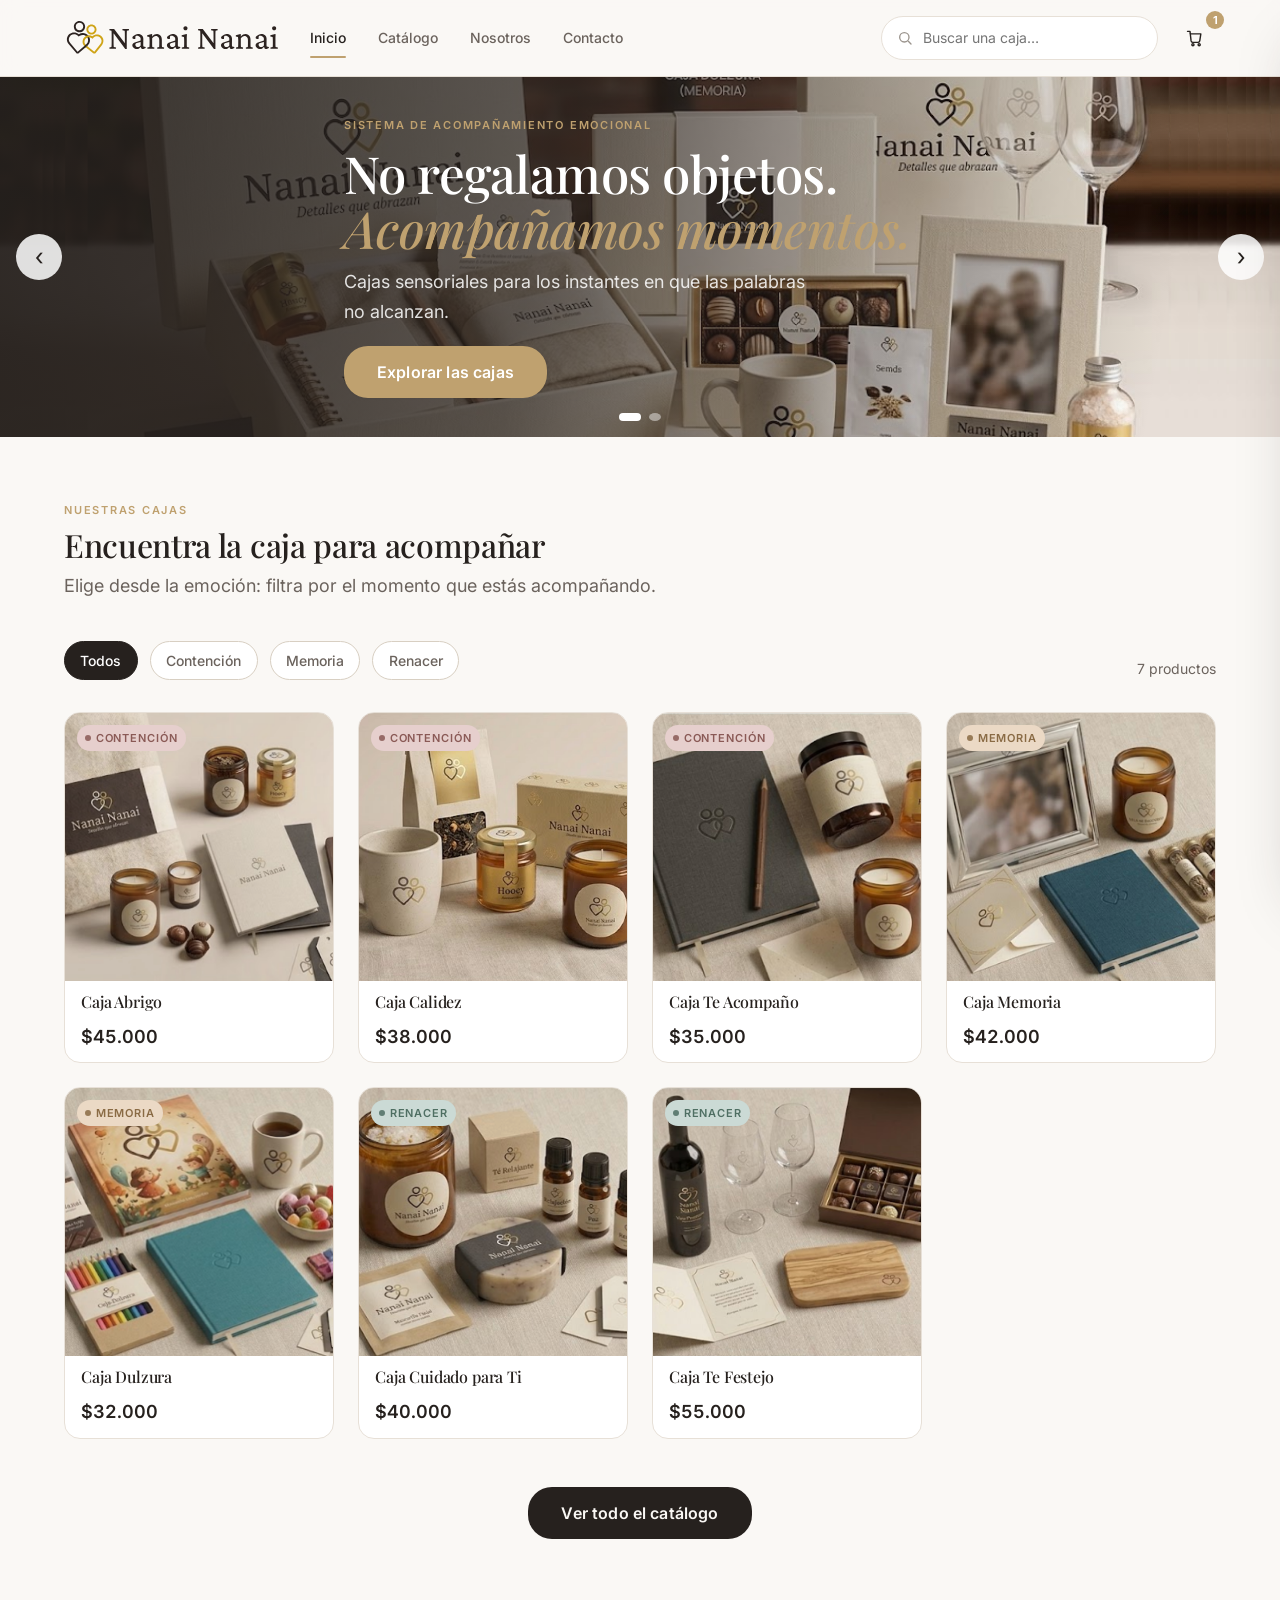
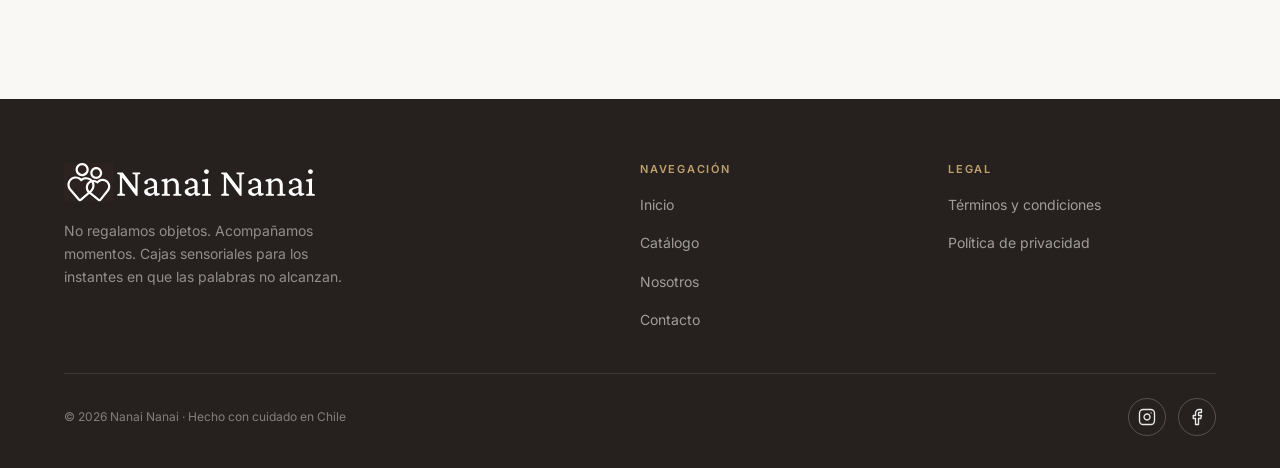
<file: tienda/index.html>
<!doctype html>
<html lang="es">
<head>
<meta charset="utf-8">
<meta name="viewport" content="width=device-width, initial-scale=1">
<title>Inicio · Nanai Nanai</title>
<meta name="description" content="Nanai Nanai — cajas sensoriales de acompañamiento emocional.">
<link rel="preconnect" href="https://fonts.googleapis.com">
<link rel="preconnect" href="https://fonts.gstatic.com" crossorigin>
<link href="https://fonts.googleapis.com/css2?family=Playfair+Display:ital,wght@0,400;0,500;0,600;1,400;1,500&family=Inter:wght@400;500;600;700&display=swap" rel="stylesheet">
<link rel="icon" type="image/svg+xml" href="../images/favicon.svg">
<link rel="stylesheet" href="css/variables.css">
<link rel="stylesheet" href="css/base.css">
<link rel="stylesheet" href="css/components.css">
<link rel="stylesheet" href="css/pages.css">
</head>
<body>
<header class="navbar">
  <div class="container navbar__inner">
    <a class="navbar__brand" href="index.html" aria-label="Nanai Nanai · Inicio">
      <img src="../images/logo/landscape.svg" alt="Nanai Nanai">
    </a>
    <nav class="navbar__links" aria-label="Navegación principal">
      <a class="navbar__link is-active" href="index.html">Inicio</a>
      <a class="navbar__link" href="catalogo.html">Catálogo</a>
      <a class="navbar__link" href="nosotros.html">Nosotros</a>
      <a class="navbar__link" href="contacto.html">Contacto</a>
    </nav>
    <div class="navbar__actions">
      <label class="search">
        <svg class="icon" width="16" height="16" viewBox="0 0 24 24" fill="none" stroke="currentColor" stroke-width="2" stroke-linecap="round"><circle cx="11" cy="11" r="7"/><path d="M21 21l-4-4"/></svg>
        <input type="search" placeholder="Buscar una caja…" aria-label="Buscar productos">
      </label>
      <button class="icon-btn" data-drawer-open aria-label="Abrir carrito">
        <svg width="20" height="20" viewBox="0 0 24 24" fill="none" stroke="currentColor" stroke-width="1.7" stroke-linecap="round" stroke-linejoin="round"><path d="M6 7h13l-1.3 8.5a2 2 0 0 1-2 1.7H9.3a2 2 0 0 1-2-1.7L6 4H3"/><circle cx="9.5" cy="20" r="1.3"/><circle cx="17" cy="20" r="1.3"/></svg><span class="badge-count" data-cart-badge>0</span>
      </button>
      <button class="icon-btn navbar__burger" data-burger aria-label="Abrir menú" aria-expanded="false"><svg width="20" height="20" viewBox="0 0 24 24" fill="none" stroke="currentColor" stroke-width="2" stroke-linecap="round"><path d="M4 7h16M4 12h16M4 17h16"/></svg></button>
    </div>
  </div>
</header>
<div class="overlay" data-overlay></div>
<aside class="drawer" data-drawer aria-hidden="true" aria-label="Carrito de compra">
  <div class="drawer__head">
    <h2 class="drawer__title">Tu carrito</h2>
    <button class="icon-btn" data-drawer-close aria-label="Cerrar carrito">✕</button>
  </div>
  <div class="drawer__body" data-drawer-lines></div>
  <div class="drawer__foot" data-drawer-foot>
    <div class="summary__row summary__row--total"><span>Subtotal</span><span class="price" data-drawer-subtotal>—</span></div>
    <a class="btn btn--dark btn--block btn--lg" href="checkout.html" style="margin-top:var(--space-4)">Ir a pagar</a>
    <a class="btn btn--ghost btn--block" href="carrito.html" style="margin-top:var(--space-2)">Ver carrito completo</a>
  </div>
</aside>
<main>
  <!-- Banner slider full-width -->
  <section class="hero-slider" data-hero-slider aria-label="Destacados de la tienda" aria-roledescription="carrusel">
    <div class="hero-slider__viewport">
      <div class="hero-slider__track" data-hero-track>
        <article class="hero-slide hero-slide--001">
          <div class="hero-slide__inner container">
            <span class="overline">Sistema de acompañamiento emocional</span>
            <h1 class="hero-slide__title">No regalamos objetos.<br><em>Acompañamos momentos.</em></h1>
            <p class="hero-slide__lead">Cajas sensoriales para los instantes en que las palabras no alcanzan.</p>
            <a class="btn btn--primary btn--lg" href="catalogo.html">Explorar las cajas</a>
          </div>
        </article>
        <article class="hero-slide hero-slide--002">
          <div class="hero-slide__inner container">
            <span class="overline">Nuestras cajas</span>
            <h2 class="hero-slide__title">Detalles pensados para cada momento</h2>
            <p class="hero-slide__lead">Vela, memoria y un mensaje escrito a mano. Cada caja se arma a mano, con cuidado.</p>
            <a class="btn btn--primary btn--lg" href="catalogo.html">Ver el catálogo</a>
          </div>
        </article>
      </div>
    </div>
    <button class="hero-slider__arrow hero-slider__arrow--prev" data-hero-prev aria-label="Anterior">‹</button>
    <button class="hero-slider__arrow hero-slider__arrow--next" data-hero-next aria-label="Siguiente">›</button>
    <div class="hero-slider__dots" data-hero-dots></div>
  </section>

  <!-- Catálogo -->
  <section class="section" id="catalogo">
    <div class="container">
      <div class="section-head">
        <span class="overline">Nuestras cajas</span>
        <h2>Encuentra la caja para acompañar</h2>
        <p class="lead">Elige desde la emoción: filtra por el momento que estás acompañando.</p>
      </div>
      <div class="plp-head">
        <div class="filter-bar" data-filter-bar role="tablist" aria-label="Filtrar por territorio">
          <button class="filter-chip is-active" data-filter="all">Todos</button>
          <button class="filter-chip" data-filter="contencion">Contención</button>
          <button class="filter-chip" data-filter="memoria">Memoria</button>
          <button class="filter-chip" data-filter="renacer">Renacer</button>
        </div>
        <span class="plp-count" data-plp-count>7 productos</span>
      </div>
      <div class="grid grid--auto" data-product-grid="mini"></div>
      <div style="text-align:center;margin-top:var(--space-8)">
        <a class="btn btn--dark btn--lg" href="catalogo.html">Ver todo el catálogo</a>
      </div>
    </div>
  </section>
</main>
<footer class="footer">
  <div class="container">
    <div class="footer__grid">
      <div class="footer__brand">
        <img src="../images/logo/landscape_white.svg" alt="Nanai Nanai">
        <p>No regalamos objetos. Acompañamos momentos. Cajas sensoriales para los instantes en que las palabras no alcanzan.</p>
      </div>
      <div class="footer__col">
        <h4>Navegación</h4>
        <ul><li><a href="index.html">Inicio</a></li><li><a href="catalogo.html">Catálogo</a></li><li><a href="nosotros.html">Nosotros</a></li><li><a href="contacto.html">Contacto</a></li></ul>
      </div>
      <div class="footer__col">
        <h4>Legal</h4>
        <ul><li><a href="terminos.html">Términos y condiciones</a></li><li><a href="privacidad.html">Política de privacidad</a></li></ul>
      </div>
    </div>
    <div class="footer__bottom">
      <span>© 2026 Nanai Nanai · Hecho con cuidado en Chile</span>
      <div class="footer__social"><a href="#" aria-label="Instagram"><svg width="18" height="18" viewBox="0 0 24 24" fill="none" stroke="currentColor" stroke-width="1.8" stroke-linecap="round" stroke-linejoin="round"><rect x="2" y="2" width="20" height="20" rx="5" ry="5"/><path d="M16 11.37A4 4 0 1 1 12.63 8 4 4 0 0 1 16 11.37z"/><line x1="17.5" y1="6.5" x2="17.51" y2="6.5"/></svg></a><a href="#" aria-label="Facebook"><svg width="18" height="18" viewBox="0 0 24 24" fill="none" stroke="currentColor" stroke-width="1.8" stroke-linecap="round" stroke-linejoin="round"><path d="M18 2h-3a5 5 0 0 0-5 5v3H7v4h3v8h4v-8h3l1-4h-4V7a1 1 0 0 1 1-1h3z"/></svg></a></div>
    </div>
  </div>
</footer>
<script src="js/data.js"></script>
<script src="js/cart.js"></script>
<script src="js/tienda.js"></script>
</body>
</html>
</file>
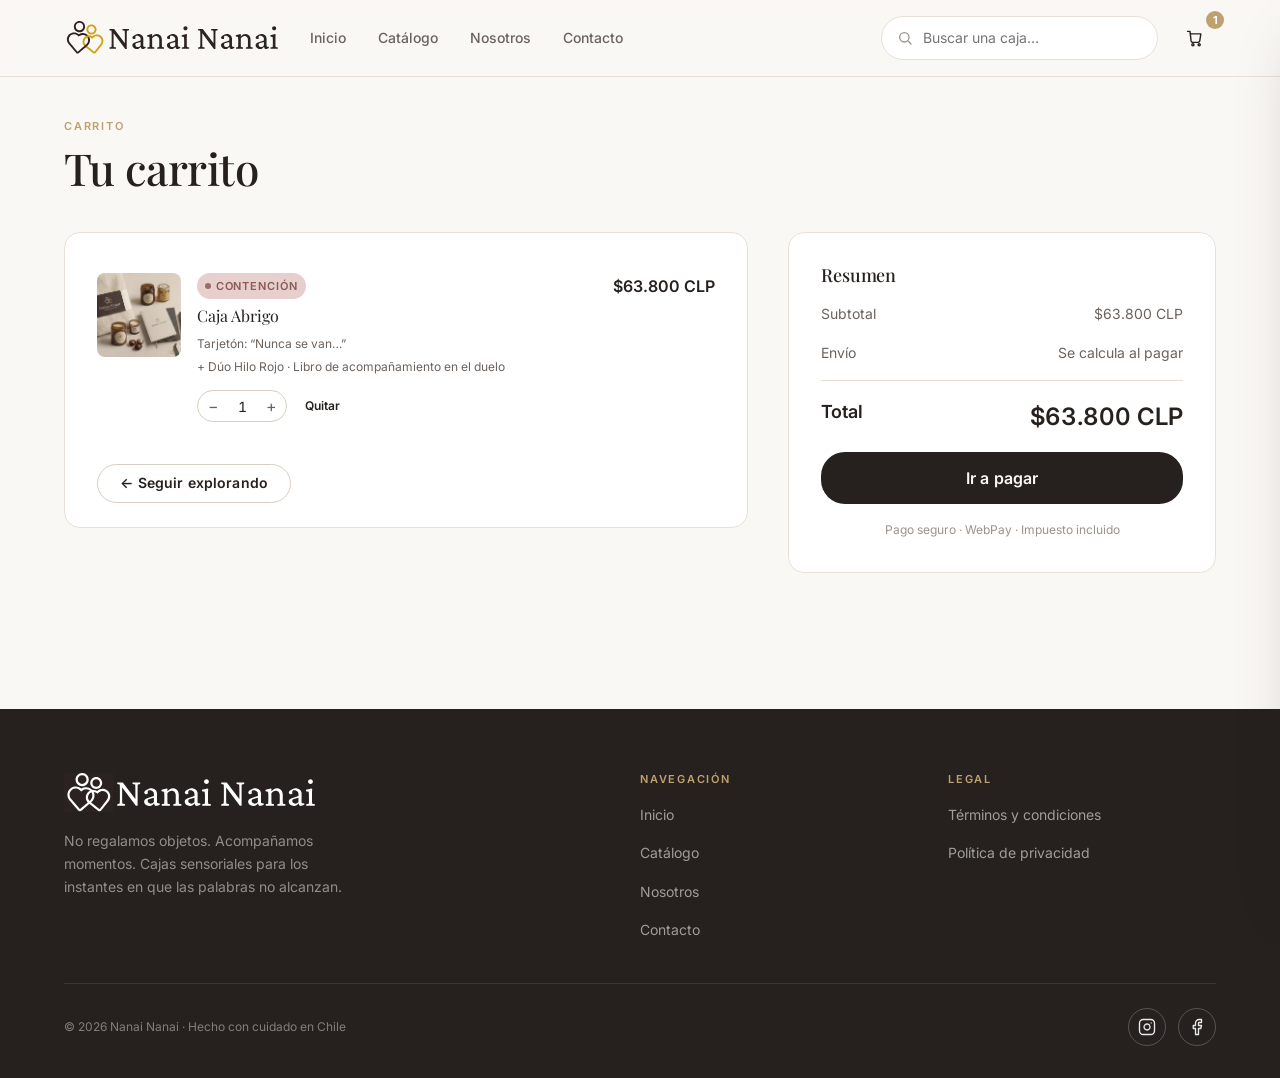
<file: tienda/carrito.html>
<!doctype html>
<html lang="es">
<head>
<meta charset="utf-8">
<meta name="viewport" content="width=device-width, initial-scale=1">
<title>Carrito · Nanai Nanai</title>
<meta name="description" content="Tu carrito Nanai Nanai.">
<link rel="preconnect" href="https://fonts.googleapis.com">
<link rel="preconnect" href="https://fonts.gstatic.com" crossorigin>
<link href="https://fonts.googleapis.com/css2?family=Playfair+Display:ital,wght@0,400;0,500;0,600;1,400;1,500&family=Inter:wght@400;500;600;700&display=swap" rel="stylesheet">
<link rel="icon" type="image/svg+xml" href="../images/favicon.svg">
<link rel="stylesheet" href="css/variables.css">
<link rel="stylesheet" href="css/base.css">
<link rel="stylesheet" href="css/components.css">
<link rel="stylesheet" href="css/pages.css">
</head>
<body>
<header class="navbar">
  <div class="container navbar__inner">
    <a class="navbar__brand" href="index.html" aria-label="Nanai Nanai · Inicio">
      <img src="../images/logo/landscape.svg" alt="Nanai Nanai">
    </a>
    <nav class="navbar__links" aria-label="Navegación principal">
      <a class="navbar__link" href="index.html">Inicio</a>
      <a class="navbar__link" href="catalogo.html">Catálogo</a>
      <a class="navbar__link" href="nosotros.html">Nosotros</a>
      <a class="navbar__link" href="contacto.html">Contacto</a>
    </nav>
    <div class="navbar__actions">
      <label class="search">
        <svg class="icon" width="16" height="16" viewBox="0 0 24 24" fill="none" stroke="currentColor" stroke-width="2" stroke-linecap="round"><circle cx="11" cy="11" r="7"/><path d="M21 21l-4-4"/></svg>
        <input type="search" placeholder="Buscar una caja…" aria-label="Buscar productos">
      </label>
      <button class="icon-btn" data-drawer-open aria-label="Abrir carrito">
        <svg width="20" height="20" viewBox="0 0 24 24" fill="none" stroke="currentColor" stroke-width="1.7" stroke-linecap="round" stroke-linejoin="round"><path d="M6 7h13l-1.3 8.5a2 2 0 0 1-2 1.7H9.3a2 2 0 0 1-2-1.7L6 4H3"/><circle cx="9.5" cy="20" r="1.3"/><circle cx="17" cy="20" r="1.3"/></svg><span class="badge-count" data-cart-badge>0</span>
      </button>
      <button class="icon-btn navbar__burger" data-burger aria-label="Abrir menú" aria-expanded="false"><svg width="20" height="20" viewBox="0 0 24 24" fill="none" stroke="currentColor" stroke-width="2" stroke-linecap="round"><path d="M4 7h16M4 12h16M4 17h16"/></svg></button>
    </div>
  </div>
</header>
<div class="overlay" data-overlay></div>
<aside class="drawer" data-drawer aria-hidden="true" aria-label="Carrito de compra">
  <div class="drawer__head">
    <h2 class="drawer__title">Tu carrito</h2>
    <button class="icon-btn" data-drawer-close aria-label="Cerrar carrito">✕</button>
  </div>
  <div class="drawer__body" data-drawer-lines></div>
  <div class="drawer__foot" data-drawer-foot>
    <div class="summary__row summary__row--total"><span>Subtotal</span><span class="price" data-drawer-subtotal>—</span></div>
    <a class="btn btn--dark btn--block btn--lg" href="checkout.html" style="margin-top:var(--space-4)">Ir a pagar</a>
    <a class="btn btn--ghost btn--block" href="carrito.html" style="margin-top:var(--space-2)">Ver carrito completo</a>
  </div>
</aside>
<main>
  <section class="section--tight" style="padding-top:var(--space-7)">
    <div class="container">
      <div class="section-head"><span class="overline">Carrito</span><h1>Tu carrito</h1></div>
      <div class="cart-layout">
        <div class="cart-panel">
          <div data-cart-lines></div>
          <div style="margin-top:var(--space-5)"><a class="btn btn--secondary" href="catalogo.html">← Seguir explorando</a></div>
        </div>
        <aside class="summary">
          <h3 style="font-size:var(--fs-lg)">Resumen</h3>
          <div class="summary__row"><span>Subtotal</span><span data-cart-subtotal>—</span></div>
          <div class="summary__row"><span>Envío</span><span>Se calcula al pagar</span></div>
          <div class="summary__row summary__row--total"><span>Total</span><span class="price" data-cart-total>—</span></div>
          <a class="btn btn--dark btn--block btn--lg" href="checkout.html">Ir a pagar</a>
          <p class="soft" style="font-size:var(--fs-xs);text-align:center">Pago seguro · WebPay · Impuesto incluido</p>
        </aside>
      </div>
    </div>
  </section>
</main>
<footer class="footer">
  <div class="container">
    <div class="footer__grid">
      <div class="footer__brand">
        <img src="../images/logo/landscape_white.svg" alt="Nanai Nanai">
        <p>No regalamos objetos. Acompañamos momentos. Cajas sensoriales para los instantes en que las palabras no alcanzan.</p>
      </div>
      <div class="footer__col">
        <h4>Navegación</h4>
        <ul><li><a href="index.html">Inicio</a></li><li><a href="catalogo.html">Catálogo</a></li><li><a href="nosotros.html">Nosotros</a></li><li><a href="contacto.html">Contacto</a></li></ul>
      </div>
      <div class="footer__col">
        <h4>Legal</h4>
        <ul><li><a href="terminos.html">Términos y condiciones</a></li><li><a href="privacidad.html">Política de privacidad</a></li></ul>
      </div>
    </div>
    <div class="footer__bottom">
      <span>© 2026 Nanai Nanai · Hecho con cuidado en Chile</span>
      <div class="footer__social"><a href="#" aria-label="Instagram"><svg width="18" height="18" viewBox="0 0 24 24" fill="none" stroke="currentColor" stroke-width="1.8" stroke-linecap="round" stroke-linejoin="round"><rect x="2" y="2" width="20" height="20" rx="5" ry="5"/><path d="M16 11.37A4 4 0 1 1 12.63 8 4 4 0 0 1 16 11.37z"/><line x1="17.5" y1="6.5" x2="17.51" y2="6.5"/></svg></a><a href="#" aria-label="Facebook"><svg width="18" height="18" viewBox="0 0 24 24" fill="none" stroke="currentColor" stroke-width="1.8" stroke-linecap="round" stroke-linejoin="round"><path d="M18 2h-3a5 5 0 0 0-5 5v3H7v4h3v8h4v-8h3l1-4h-4V7a1 1 0 0 1 1-1h3z"/></svg></a></div>
    </div>
  </div>
</footer>
<script src="js/data.js"></script>
<script src="js/cart.js"></script>
<script src="js/tienda.js"></script>
</body>
</html>
</file>
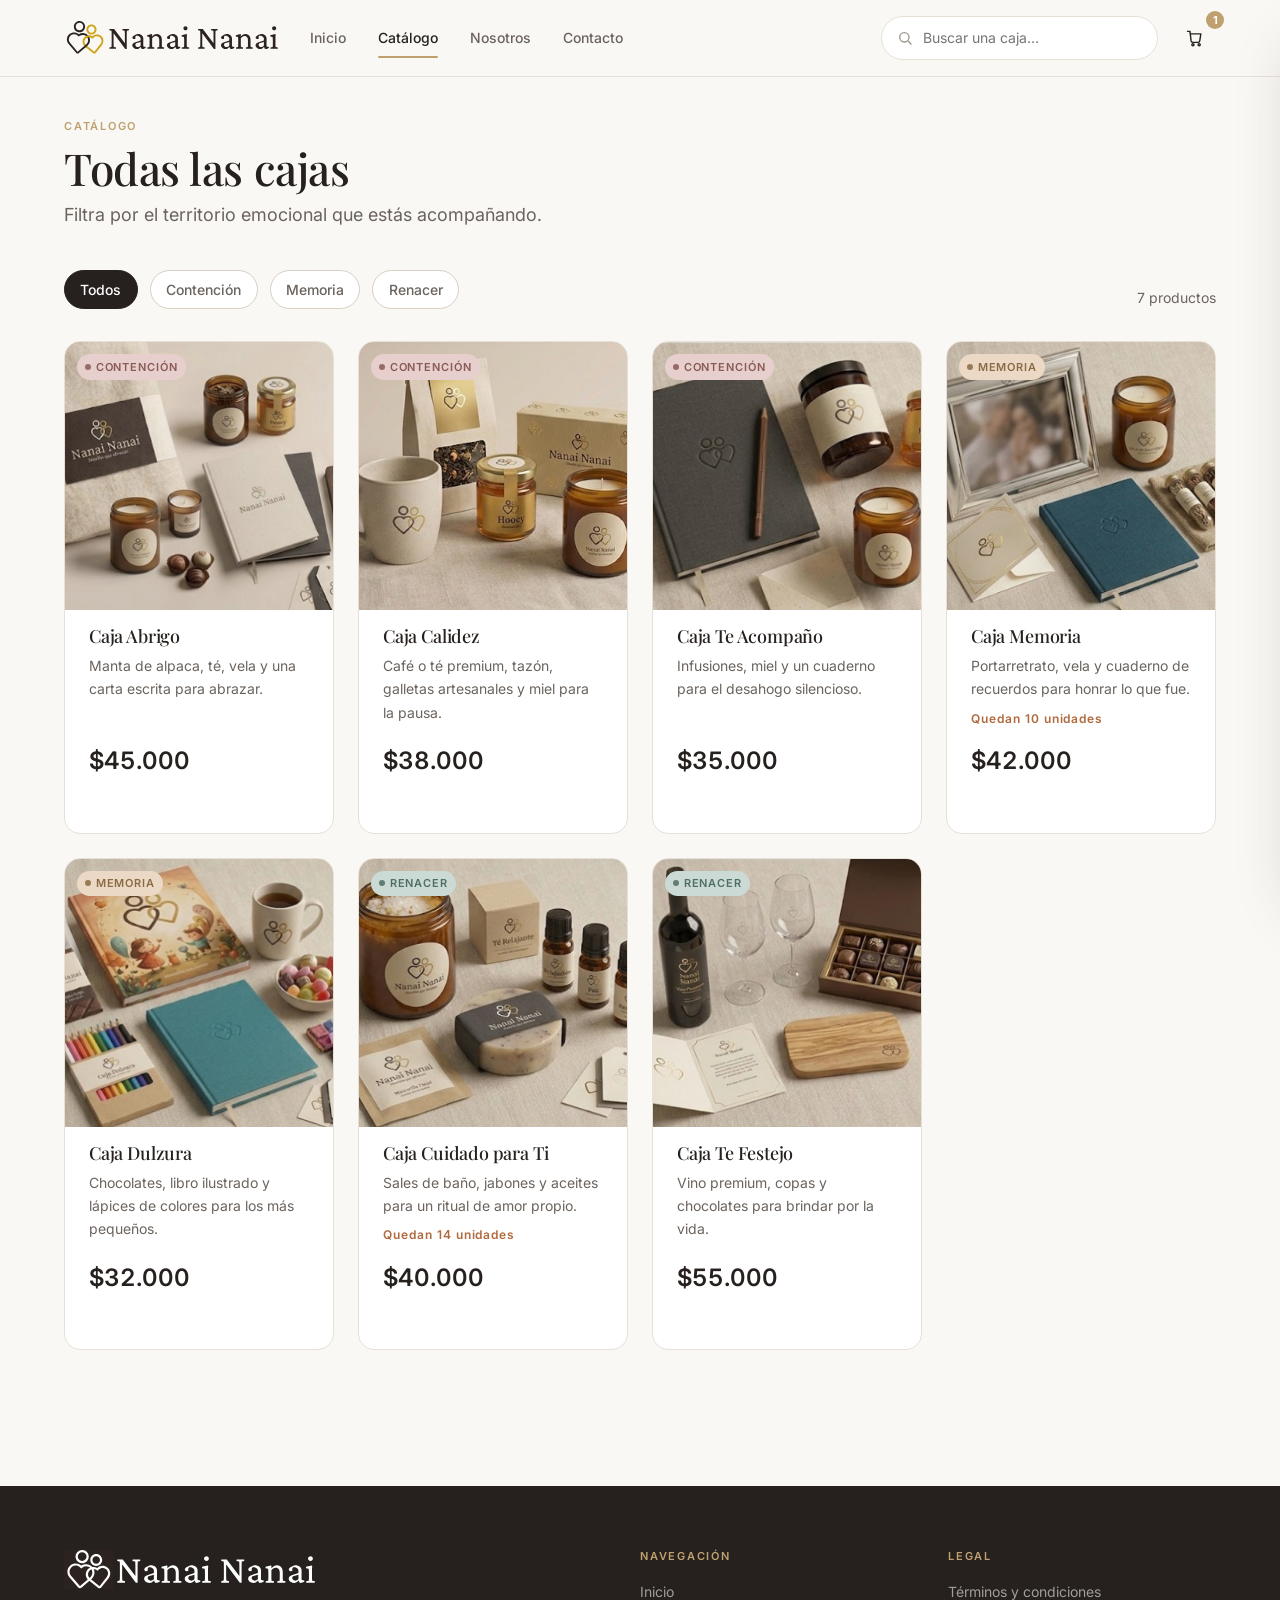
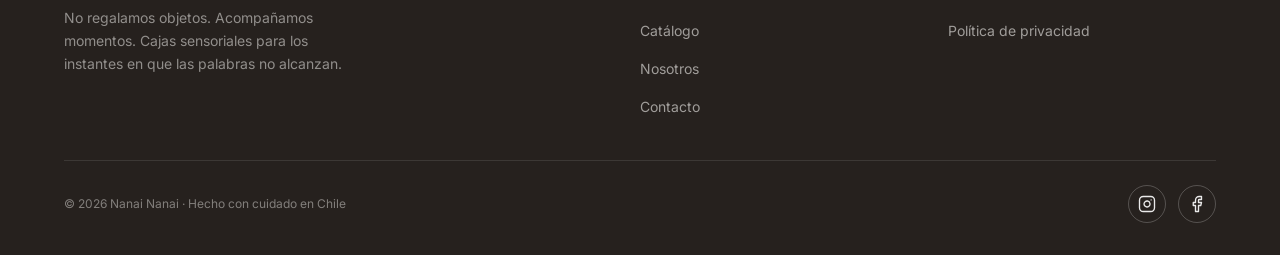
<file: tienda/catalogo.html>
<!doctype html>
<html lang="es">
<head>
<meta charset="utf-8">
<meta name="viewport" content="width=device-width, initial-scale=1">
<title>Catálogo · Nanai Nanai</title>
<meta name="description" content="Catálogo de cajas Nanai Nanai por territorio.">
<link rel="preconnect" href="https://fonts.googleapis.com">
<link rel="preconnect" href="https://fonts.gstatic.com" crossorigin>
<link href="https://fonts.googleapis.com/css2?family=Playfair+Display:ital,wght@0,400;0,500;0,600;1,400;1,500&family=Inter:wght@400;500;600;700&display=swap" rel="stylesheet">
<link rel="icon" type="image/svg+xml" href="../images/favicon.svg">
<link rel="stylesheet" href="css/variables.css">
<link rel="stylesheet" href="css/base.css">
<link rel="stylesheet" href="css/components.css">
<link rel="stylesheet" href="css/pages.css">
</head>
<body>
<header class="navbar">
  <div class="container navbar__inner">
    <a class="navbar__brand" href="index.html" aria-label="Nanai Nanai · Inicio">
      <img src="../images/logo/landscape.svg" alt="Nanai Nanai">
    </a>
    <nav class="navbar__links" aria-label="Navegación principal">
      <a class="navbar__link" href="index.html">Inicio</a>
      <a class="navbar__link is-active" href="catalogo.html">Catálogo</a>
      <a class="navbar__link" href="nosotros.html">Nosotros</a>
      <a class="navbar__link" href="contacto.html">Contacto</a>
    </nav>
    <div class="navbar__actions">
      <label class="search">
        <svg class="icon" width="16" height="16" viewBox="0 0 24 24" fill="none" stroke="currentColor" stroke-width="2" stroke-linecap="round"><circle cx="11" cy="11" r="7"/><path d="M21 21l-4-4"/></svg>
        <input type="search" placeholder="Buscar una caja…" aria-label="Buscar productos">
      </label>
      <button class="icon-btn" data-drawer-open aria-label="Abrir carrito">
        <svg width="20" height="20" viewBox="0 0 24 24" fill="none" stroke="currentColor" stroke-width="1.7" stroke-linecap="round" stroke-linejoin="round"><path d="M6 7h13l-1.3 8.5a2 2 0 0 1-2 1.7H9.3a2 2 0 0 1-2-1.7L6 4H3"/><circle cx="9.5" cy="20" r="1.3"/><circle cx="17" cy="20" r="1.3"/></svg><span class="badge-count" data-cart-badge>0</span>
      </button>
      <button class="icon-btn navbar__burger" data-burger aria-label="Abrir menú" aria-expanded="false"><svg width="20" height="20" viewBox="0 0 24 24" fill="none" stroke="currentColor" stroke-width="2" stroke-linecap="round"><path d="M4 7h16M4 12h16M4 17h16"/></svg></button>
    </div>
  </div>
</header>
<div class="overlay" data-overlay></div>
<aside class="drawer" data-drawer aria-hidden="true" aria-label="Carrito de compra">
  <div class="drawer__head">
    <h2 class="drawer__title">Tu carrito</h2>
    <button class="icon-btn" data-drawer-close aria-label="Cerrar carrito">✕</button>
  </div>
  <div class="drawer__body" data-drawer-lines></div>
  <div class="drawer__foot" data-drawer-foot>
    <div class="summary__row summary__row--total"><span>Subtotal</span><span class="price" data-drawer-subtotal>—</span></div>
    <a class="btn btn--dark btn--block btn--lg" href="checkout.html" style="margin-top:var(--space-4)">Ir a pagar</a>
    <a class="btn btn--ghost btn--block" href="carrito.html" style="margin-top:var(--space-2)">Ver carrito completo</a>
  </div>
</aside>
<main>
  <section class="section--tight" style="padding-top:var(--space-7)">
    <div class="container">
      <div class="section-head">
        <span class="overline">Catálogo</span>
        <h1>Todas las cajas</h1>
        <p class="lead">Filtra por el territorio emocional que estás acompañando.</p>
      </div>
      <div class="plp-head">
        <div class="filter-bar" data-filter-bar role="tablist" aria-label="Filtrar por territorio">
          <button class="filter-chip is-active" data-filter="all">Todos</button>
          <button class="filter-chip" data-filter="contencion">Contención</button>
          <button class="filter-chip" data-filter="memoria">Memoria</button>
          <button class="filter-chip" data-filter="renacer">Renacer</button>
        </div>
        <span class="plp-count" data-plp-count>7 productos</span>
      </div>
      <div class="grid grid--auto" data-product-grid></div>
    </div>
  </section>
</main>
<footer class="footer">
  <div class="container">
    <div class="footer__grid">
      <div class="footer__brand">
        <img src="../images/logo/landscape_white.svg" alt="Nanai Nanai">
        <p>No regalamos objetos. Acompañamos momentos. Cajas sensoriales para los instantes en que las palabras no alcanzan.</p>
      </div>
      <div class="footer__col">
        <h4>Navegación</h4>
        <ul><li><a href="index.html">Inicio</a></li><li><a href="catalogo.html">Catálogo</a></li><li><a href="nosotros.html">Nosotros</a></li><li><a href="contacto.html">Contacto</a></li></ul>
      </div>
      <div class="footer__col">
        <h4>Legal</h4>
        <ul><li><a href="terminos.html">Términos y condiciones</a></li><li><a href="privacidad.html">Política de privacidad</a></li></ul>
      </div>
    </div>
    <div class="footer__bottom">
      <span>© 2026 Nanai Nanai · Hecho con cuidado en Chile</span>
      <div class="footer__social"><a href="#" aria-label="Instagram"><svg width="18" height="18" viewBox="0 0 24 24" fill="none" stroke="currentColor" stroke-width="1.8" stroke-linecap="round" stroke-linejoin="round"><rect x="2" y="2" width="20" height="20" rx="5" ry="5"/><path d="M16 11.37A4 4 0 1 1 12.63 8 4 4 0 0 1 16 11.37z"/><line x1="17.5" y1="6.5" x2="17.51" y2="6.5"/></svg></a><a href="#" aria-label="Facebook"><svg width="18" height="18" viewBox="0 0 24 24" fill="none" stroke="currentColor" stroke-width="1.8" stroke-linecap="round" stroke-linejoin="round"><path d="M18 2h-3a5 5 0 0 0-5 5v3H7v4h3v8h4v-8h3l1-4h-4V7a1 1 0 0 1 1-1h3z"/></svg></a></div>
    </div>
  </div>
</footer>
<script src="js/data.js"></script>
<script src="js/cart.js"></script>
<script src="js/tienda.js"></script>
</body>
</html>
</file>
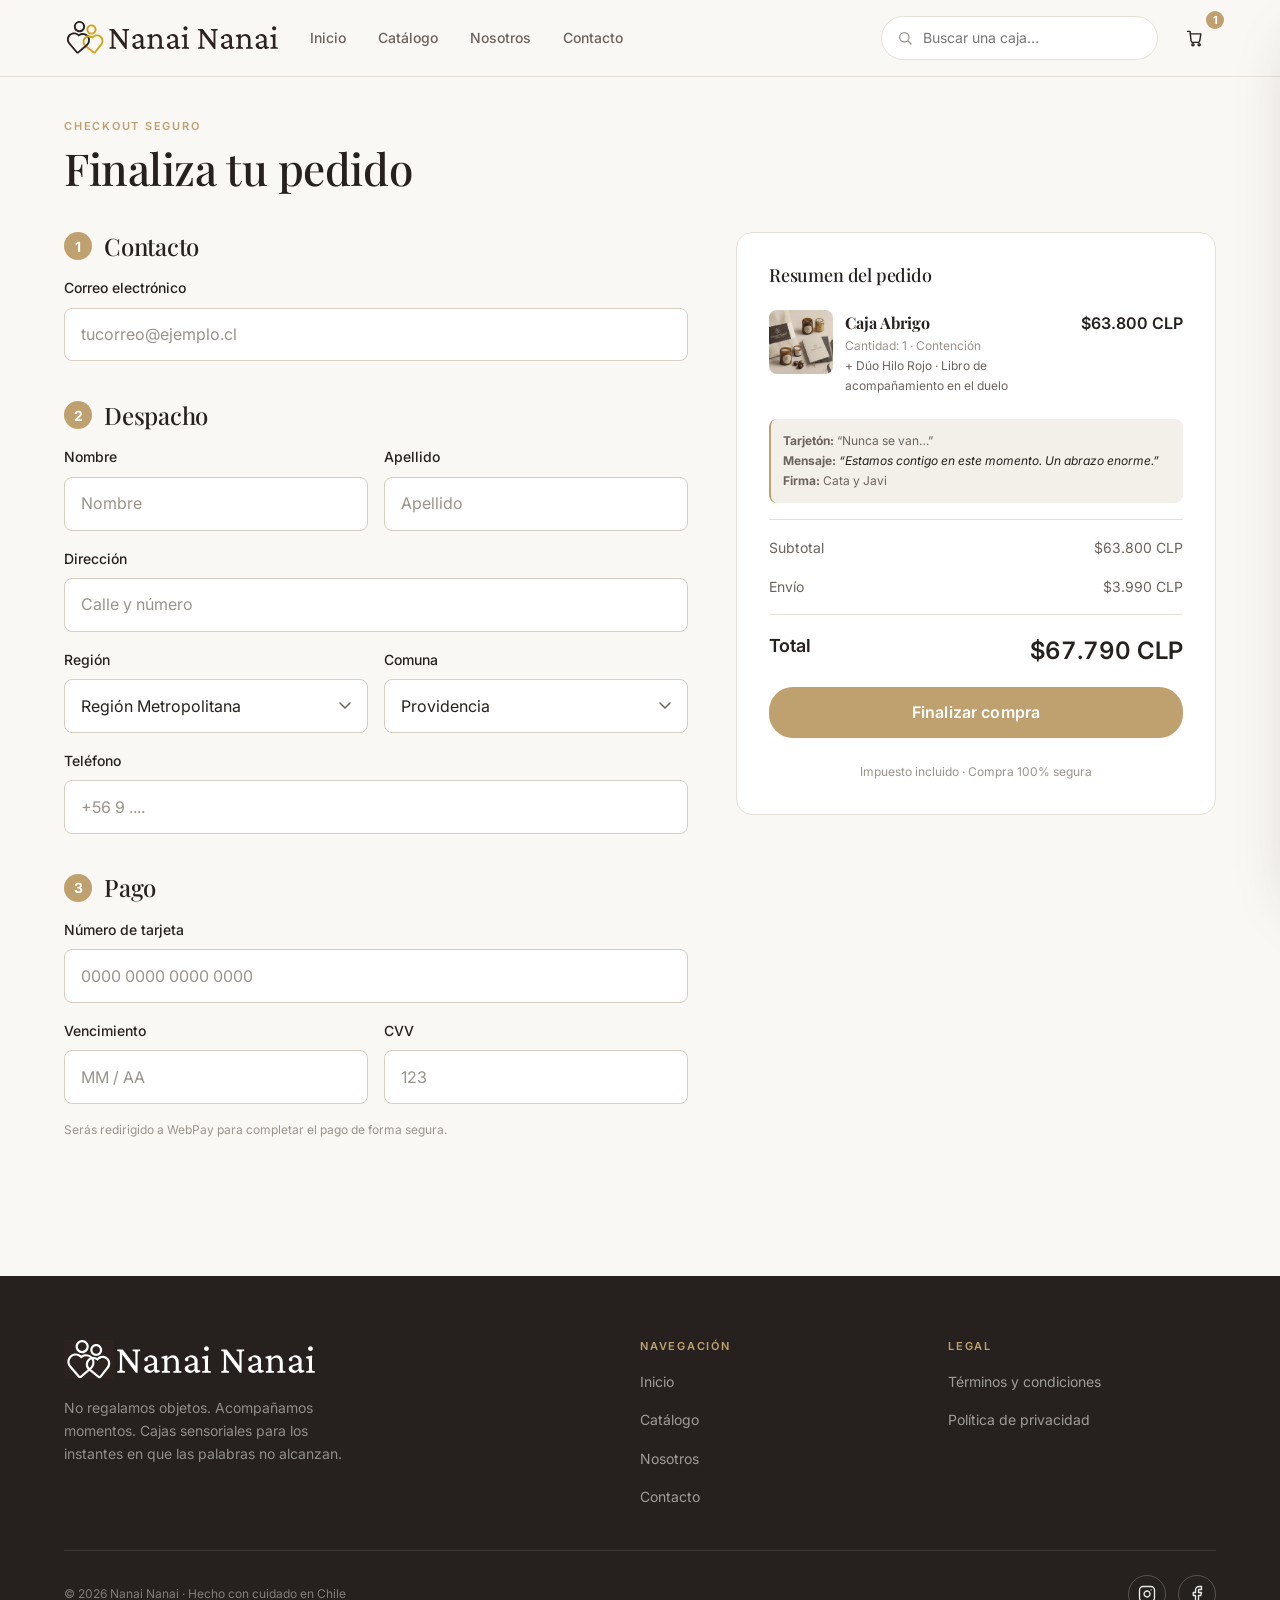
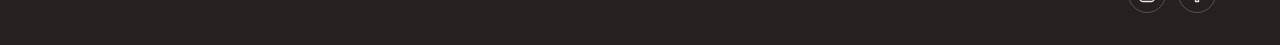
<file: tienda/checkout.html>
<!doctype html>
<html lang="es">
<head>
<meta charset="utf-8">
<meta name="viewport" content="width=device-width, initial-scale=1">
<title>Checkout · Nanai Nanai</title>
<meta name="description" content="Finaliza tu compra en Nanai Nanai.">
<link rel="preconnect" href="https://fonts.googleapis.com">
<link rel="preconnect" href="https://fonts.gstatic.com" crossorigin>
<link href="https://fonts.googleapis.com/css2?family=Playfair+Display:ital,wght@0,400;0,500;0,600;1,400;1,500&family=Inter:wght@400;500;600;700&display=swap" rel="stylesheet">
<link rel="icon" type="image/svg+xml" href="../images/favicon.svg">
<link rel="stylesheet" href="css/variables.css">
<link rel="stylesheet" href="css/base.css">
<link rel="stylesheet" href="css/components.css">
<link rel="stylesheet" href="css/pages.css">
</head>
<body>
<header class="navbar">
  <div class="container navbar__inner">
    <a class="navbar__brand" href="index.html" aria-label="Nanai Nanai · Inicio">
      <img src="../images/logo/landscape.svg" alt="Nanai Nanai">
    </a>
    <nav class="navbar__links" aria-label="Navegación principal">
      <a class="navbar__link" href="index.html">Inicio</a>
      <a class="navbar__link" href="catalogo.html">Catálogo</a>
      <a class="navbar__link" href="nosotros.html">Nosotros</a>
      <a class="navbar__link" href="contacto.html">Contacto</a>
    </nav>
    <div class="navbar__actions">
      <label class="search">
        <svg class="icon" width="16" height="16" viewBox="0 0 24 24" fill="none" stroke="currentColor" stroke-width="2" stroke-linecap="round"><circle cx="11" cy="11" r="7"/><path d="M21 21l-4-4"/></svg>
        <input type="search" placeholder="Buscar una caja…" aria-label="Buscar productos">
      </label>
      <button class="icon-btn" data-drawer-open aria-label="Abrir carrito">
        <svg width="20" height="20" viewBox="0 0 24 24" fill="none" stroke="currentColor" stroke-width="1.7" stroke-linecap="round" stroke-linejoin="round"><path d="M6 7h13l-1.3 8.5a2 2 0 0 1-2 1.7H9.3a2 2 0 0 1-2-1.7L6 4H3"/><circle cx="9.5" cy="20" r="1.3"/><circle cx="17" cy="20" r="1.3"/></svg><span class="badge-count" data-cart-badge>0</span>
      </button>
      <button class="icon-btn navbar__burger" data-burger aria-label="Abrir menú" aria-expanded="false"><svg width="20" height="20" viewBox="0 0 24 24" fill="none" stroke="currentColor" stroke-width="2" stroke-linecap="round"><path d="M4 7h16M4 12h16M4 17h16"/></svg></button>
    </div>
  </div>
</header>
<div class="overlay" data-overlay></div>
<aside class="drawer" data-drawer aria-hidden="true" aria-label="Carrito de compra">
  <div class="drawer__head">
    <h2 class="drawer__title">Tu carrito</h2>
    <button class="icon-btn" data-drawer-close aria-label="Cerrar carrito">✕</button>
  </div>
  <div class="drawer__body" data-drawer-lines></div>
  <div class="drawer__foot" data-drawer-foot>
    <div class="summary__row summary__row--total"><span>Subtotal</span><span class="price" data-drawer-subtotal>—</span></div>
    <a class="btn btn--dark btn--block btn--lg" href="checkout.html" style="margin-top:var(--space-4)">Ir a pagar</a>
    <a class="btn btn--ghost btn--block" href="carrito.html" style="margin-top:var(--space-2)">Ver carrito completo</a>
  </div>
</aside>
<main>
  <section class="section--tight" style="padding-top:var(--space-7)">
    <div class="container">
      <div class="section-head"><span class="overline">Checkout seguro</span><h1>Finaliza tu pedido</h1></div>
      <div class="checkout-layout">
        <form class="checkout-form" onsubmit="return false">
          <div class="form-block">
            <h2 class="form-block__title"><span class="form-block__num">1</span> Contacto</h2>
            <div class="field"><label class="label" for="email">Correo electrónico</label><input class="input" id="email" type="email" placeholder="tucorreo@ejemplo.cl"></div>
          </div>
          <div class="form-block">
            <h2 class="form-block__title"><span class="form-block__num">2</span> Despacho</h2>
            <div class="form-row">
              <div class="field"><label class="label" for="nombre">Nombre</label><input class="input" id="nombre" placeholder="Nombre"></div>
              <div class="field"><label class="label" for="apellido">Apellido</label><input class="input" id="apellido" placeholder="Apellido"></div>
            </div>
            <div class="field"><label class="label" for="dir">Dirección</label><input class="input" id="dir" placeholder="Calle y número"></div>
            <div class="form-row">
              <div class="field">
                <label class="label" for="region">Región</label>
                <select class="select" id="region" data-checkout-region>
                  <option>Región Metropolitana</option><option>Valparaíso</option><option>Biobío</option><option>Araucanía</option><option>Otra región</option>
                </select>
              </div>
              <div class="field">
                <label class="label" for="comuna">Comuna</label>
                <select class="select" id="comuna"><option>Providencia</option><option>Las Condes</option><option>Ñuñoa</option><option>Santiago</option><option>Maipú</option></select>
              </div>
            </div>
            <div class="field"><label class="label" for="tel">Teléfono</label><input class="input" id="tel" placeholder="+56 9 ...."></div>
          </div>
          <div class="form-block">
            <h2 class="form-block__title"><span class="form-block__num">3</span> Pago</h2>
            <div class="field"><label class="label" for="tarjeta">Número de tarjeta</label><input class="input" id="tarjeta" placeholder="0000 0000 0000 0000"></div>
            <div class="form-row">
              <div class="field"><label class="label" for="venc">Vencimiento</label><input class="input" id="venc" placeholder="MM / AA"></div>
              <div class="field"><label class="label" for="cvv">CVV</label><input class="input" id="cvv" placeholder="123"></div>
            </div>
            <p class="soft" style="font-size:var(--fs-xs)">Serás redirigido a WebPay para completar el pago de forma segura.</p>
          </div>
        </form>

        <aside class="checkout-summary">
          <h3 style="font-size:var(--fs-lg);margin-bottom:var(--space-5)">Resumen del pedido</h3>
          <div class="checkout-summary__scroll">
            <div data-checkout-lines></div>
            <div data-checkout-notes></div>
            <hr class="divider">
            <div class="summary__row"><span>Subtotal</span><span data-checkout-subtotal>—</span></div>
            <div class="summary__row"><span>Envío</span><span data-checkout-ship>—</span></div>
            <div class="summary__row summary__row--total"><span>Total</span><span class="price" data-checkout-total>—</span></div>
            <button class="btn btn--primary btn--block btn--lg" data-place-order>Finalizar compra</button>
            <p class="soft" style="font-size:var(--fs-xs);text-align:center;margin-top:var(--space-2)">Impuesto incluido · Compra 100% segura</p>
          </div>
        </aside>
      </div>
    </div>
  </section>
</main>
<footer class="footer">
  <div class="container">
    <div class="footer__grid">
      <div class="footer__brand">
        <img src="../images/logo/landscape_white.svg" alt="Nanai Nanai">
        <p>No regalamos objetos. Acompañamos momentos. Cajas sensoriales para los instantes en que las palabras no alcanzan.</p>
      </div>
      <div class="footer__col">
        <h4>Navegación</h4>
        <ul><li><a href="index.html">Inicio</a></li><li><a href="catalogo.html">Catálogo</a></li><li><a href="nosotros.html">Nosotros</a></li><li><a href="contacto.html">Contacto</a></li></ul>
      </div>
      <div class="footer__col">
        <h4>Legal</h4>
        <ul><li><a href="terminos.html">Términos y condiciones</a></li><li><a href="privacidad.html">Política de privacidad</a></li></ul>
      </div>
    </div>
    <div class="footer__bottom">
      <span>© 2026 Nanai Nanai · Hecho con cuidado en Chile</span>
      <div class="footer__social"><a href="#" aria-label="Instagram"><svg width="18" height="18" viewBox="0 0 24 24" fill="none" stroke="currentColor" stroke-width="1.8" stroke-linecap="round" stroke-linejoin="round"><rect x="2" y="2" width="20" height="20" rx="5" ry="5"/><path d="M16 11.37A4 4 0 1 1 12.63 8 4 4 0 0 1 16 11.37z"/><line x1="17.5" y1="6.5" x2="17.51" y2="6.5"/></svg></a><a href="#" aria-label="Facebook"><svg width="18" height="18" viewBox="0 0 24 24" fill="none" stroke="currentColor" stroke-width="1.8" stroke-linecap="round" stroke-linejoin="round"><path d="M18 2h-3a5 5 0 0 0-5 5v3H7v4h3v8h4v-8h3l1-4h-4V7a1 1 0 0 1 1-1h3z"/></svg></a></div>
    </div>
  </div>
</footer>
<script src="js/data.js"></script>
<script src="js/cart.js"></script>
<script src="js/tienda.js"></script>
</body>
</html>
</file>
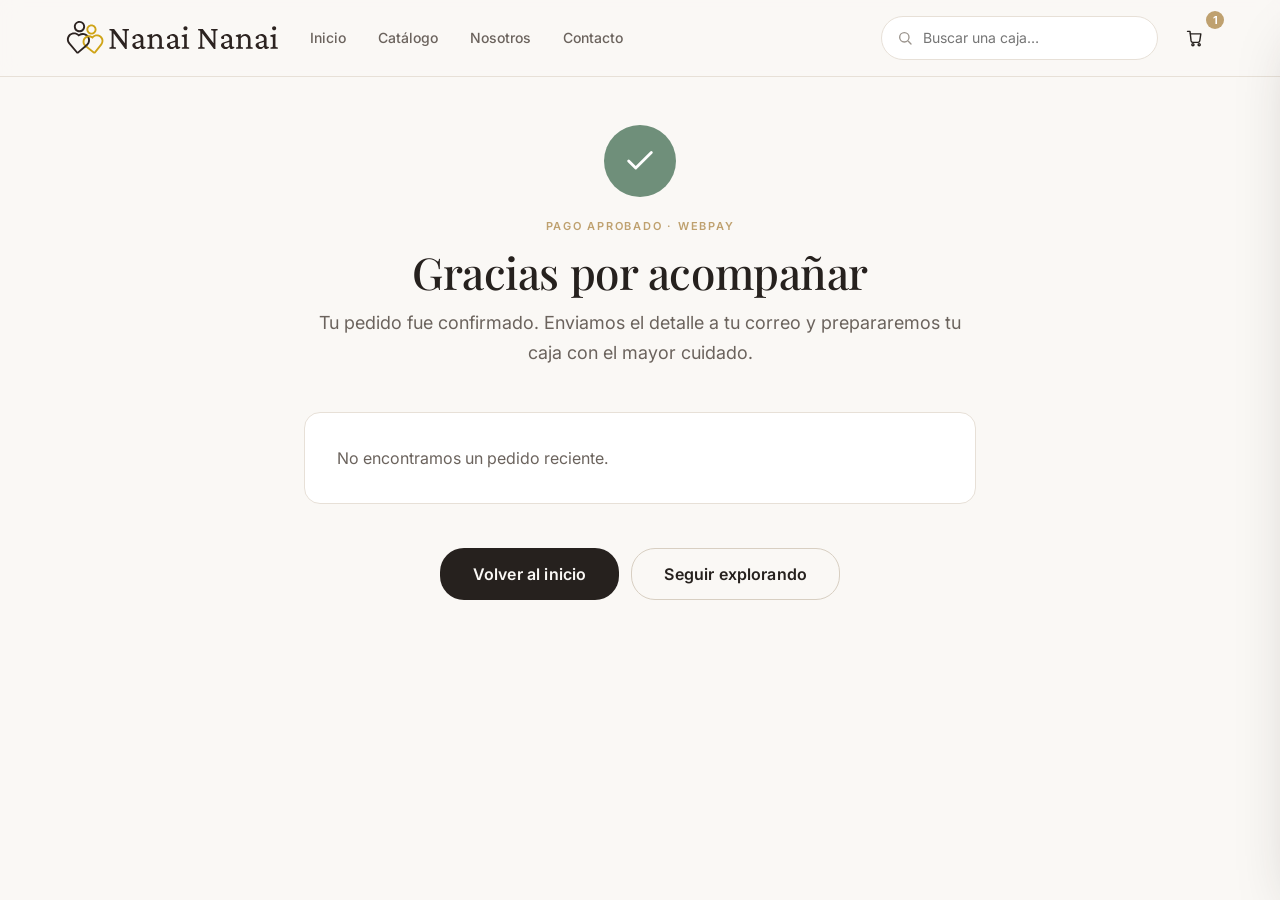
<file: tienda/confirmacion.html>
<!doctype html>
<html lang="es">
<head>
<meta charset="utf-8">
<meta name="viewport" content="width=device-width, initial-scale=1">
<title>Pedido confirmado · Nanai Nanai</title>
<meta name="description" content="Gracias por tu compra en Nanai Nanai.">
<link rel="preconnect" href="https://fonts.googleapis.com">
<link rel="preconnect" href="https://fonts.gstatic.com" crossorigin>
<link href="https://fonts.googleapis.com/css2?family=Playfair+Display:ital,wght@0,400;0,500;0,600;1,400;1,500&family=Inter:wght@400;500;600;700&display=swap" rel="stylesheet">
<link rel="icon" type="image/svg+xml" href="../images/favicon.svg">
<link rel="stylesheet" href="css/variables.css">
<link rel="stylesheet" href="css/base.css">
<link rel="stylesheet" href="css/components.css">
<link rel="stylesheet" href="css/pages.css">
</head>
<body>
<header class="navbar">
  <div class="container navbar__inner">
    <a class="navbar__brand" href="index.html" aria-label="Nanai Nanai · Inicio">
      <img src="../images/logo/landscape.svg" alt="Nanai Nanai">
    </a>
    <nav class="navbar__links" aria-label="Navegación principal">
      <a class="navbar__link" href="index.html">Inicio</a>
      <a class="navbar__link" href="catalogo.html">Catálogo</a>
      <a class="navbar__link" href="nosotros.html">Nosotros</a>
      <a class="navbar__link" href="contacto.html">Contacto</a>
    </nav>
    <div class="navbar__actions">
      <label class="search">
        <svg class="icon" width="16" height="16" viewBox="0 0 24 24" fill="none" stroke="currentColor" stroke-width="2" stroke-linecap="round"><circle cx="11" cy="11" r="7"/><path d="M21 21l-4-4"/></svg>
        <input type="search" placeholder="Buscar una caja…" aria-label="Buscar productos">
      </label>
      <button class="icon-btn" data-drawer-open aria-label="Abrir carrito">
        <svg width="20" height="20" viewBox="0 0 24 24" fill="none" stroke="currentColor" stroke-width="1.7" stroke-linecap="round" stroke-linejoin="round"><path d="M6 7h13l-1.3 8.5a2 2 0 0 1-2 1.7H9.3a2 2 0 0 1-2-1.7L6 4H3"/><circle cx="9.5" cy="20" r="1.3"/><circle cx="17" cy="20" r="1.3"/></svg><span class="badge-count" data-cart-badge>0</span>
      </button>
      <button class="icon-btn navbar__burger" data-burger aria-label="Abrir menú" aria-expanded="false"><svg width="20" height="20" viewBox="0 0 24 24" fill="none" stroke="currentColor" stroke-width="2" stroke-linecap="round"><path d="M4 7h16M4 12h16M4 17h16"/></svg></button>
    </div>
  </div>
</header>
<div class="overlay" data-overlay></div>
<aside class="drawer" data-drawer aria-hidden="true" aria-label="Carrito de compra">
  <div class="drawer__head">
    <h2 class="drawer__title">Tu carrito</h2>
    <button class="icon-btn" data-drawer-close aria-label="Cerrar carrito">✕</button>
  </div>
  <div class="drawer__body" data-drawer-lines></div>
  <div class="drawer__foot" data-drawer-foot>
    <div class="summary__row summary__row--total"><span>Subtotal</span><span class="price" data-drawer-subtotal>—</span></div>
    <a class="btn btn--dark btn--block btn--lg" href="checkout.html" style="margin-top:var(--space-4)">Ir a pagar</a>
    <a class="btn btn--ghost btn--block" href="carrito.html" style="margin-top:var(--space-2)">Ver carrito completo</a>
  </div>
</aside>
<main>
  <section class="section" style="padding-top:var(--space-8)">
    <div class="container" style="max-width:720px">
      <div class="confirm">
        <div class="confirm__icon"><svg width="34" height="34" viewBox="0 0 24 24" fill="none" stroke="currentColor" stroke-width="2" stroke-linecap="round" stroke-linejoin="round"><path d="M20 6L9 17l-5-5"/></svg></div>
        <span class="overline">Pago aprobado · WebPay</span>
        <h1>Gracias por acompañar</h1>
        <p class="lead">Tu pedido fue confirmado. Enviamos el detalle a tu correo y prepararemos tu caja con el mayor cuidado.</p>

        <div class="confirm__card" data-order-card>
          <p class="muted">Cargando tu pedido…</p>
        </div>

        <div class="cluster" style="justify-content:center;margin-top:var(--space-6)">
          <a class="btn btn--dark btn--lg" href="index.html">Volver al inicio</a>
          <a class="btn btn--secondary btn--lg" href="catalogo.html">Seguir explorando</a>
        </div>
      </div>
    </div>
  </section>
</main>
<script src="js/data.js"></script>
<script src="js/cart.js"></script>
<script>
(function(){
  var raw = localStorage.getItem('nanai_last_order');
  var card = document.querySelector('[data-order-card]');
  if(!raw){ card.innerHTML = '<p class="muted">No encontramos un pedido reciente.</p>'; return; }
  var o = JSON.parse(raw), clp = NANAI.clp;
  var lines = o.items.map(function(l){
    var extras = (l.adicionales||[]).map(function(a){return a.label;}).join(', ');
    var unit = l.base + (l.adicionales||[]).reduce(function(s,a){return s+a.price;},0);
    return '<div class="mini-line">'+
      '<div class="mini-line__media"><img src="../images/product/'+l.image+'" alt="'+l.name+'"></div>'+
      '<div style="flex:1"><strong style="font-family:var(--font-titles)">'+l.name+'</strong>'+
      '<div class="soft" style="font-size:var(--fs-xs)">Cantidad: '+l.qty+(extras?' · '+extras:'')+'</div></div>'+
      '<span style="font-weight:600">'+clp(unit*l.qty)+'</span></div>';
  }).join('');
  card.innerHTML =
    '<div class="confirm__row"><span class="soft">N° de pedido</span><strong>'+o.number+'</strong></div>'+
    '<div class="confirm__row"><span class="soft">Fecha</span><span>'+o.date+'</span></div>'+
    '<div class="confirm__row"><span class="soft">Despacho</span><span>'+o.region+'</span></div>'+
    '<hr class="divider" style="margin:var(--space-4) 0">'+ lines +
    '<hr class="divider" style="margin:var(--space-4) 0">'+
    '<div class="summary__row"><span>Subtotal</span><span>'+clp(o.subtotal)+'</span></div>'+
    '<div class="summary__row"><span>Envío</span><span>'+clp(o.ship)+'</span></div>'+
    '<div class="summary__row summary__row--total"><span>Total pagado</span><span class="price">'+clp(o.total)+'</span></div>';
})();
</script>
<script src="js/tienda.js"></script>
</body>
</html>
</file>
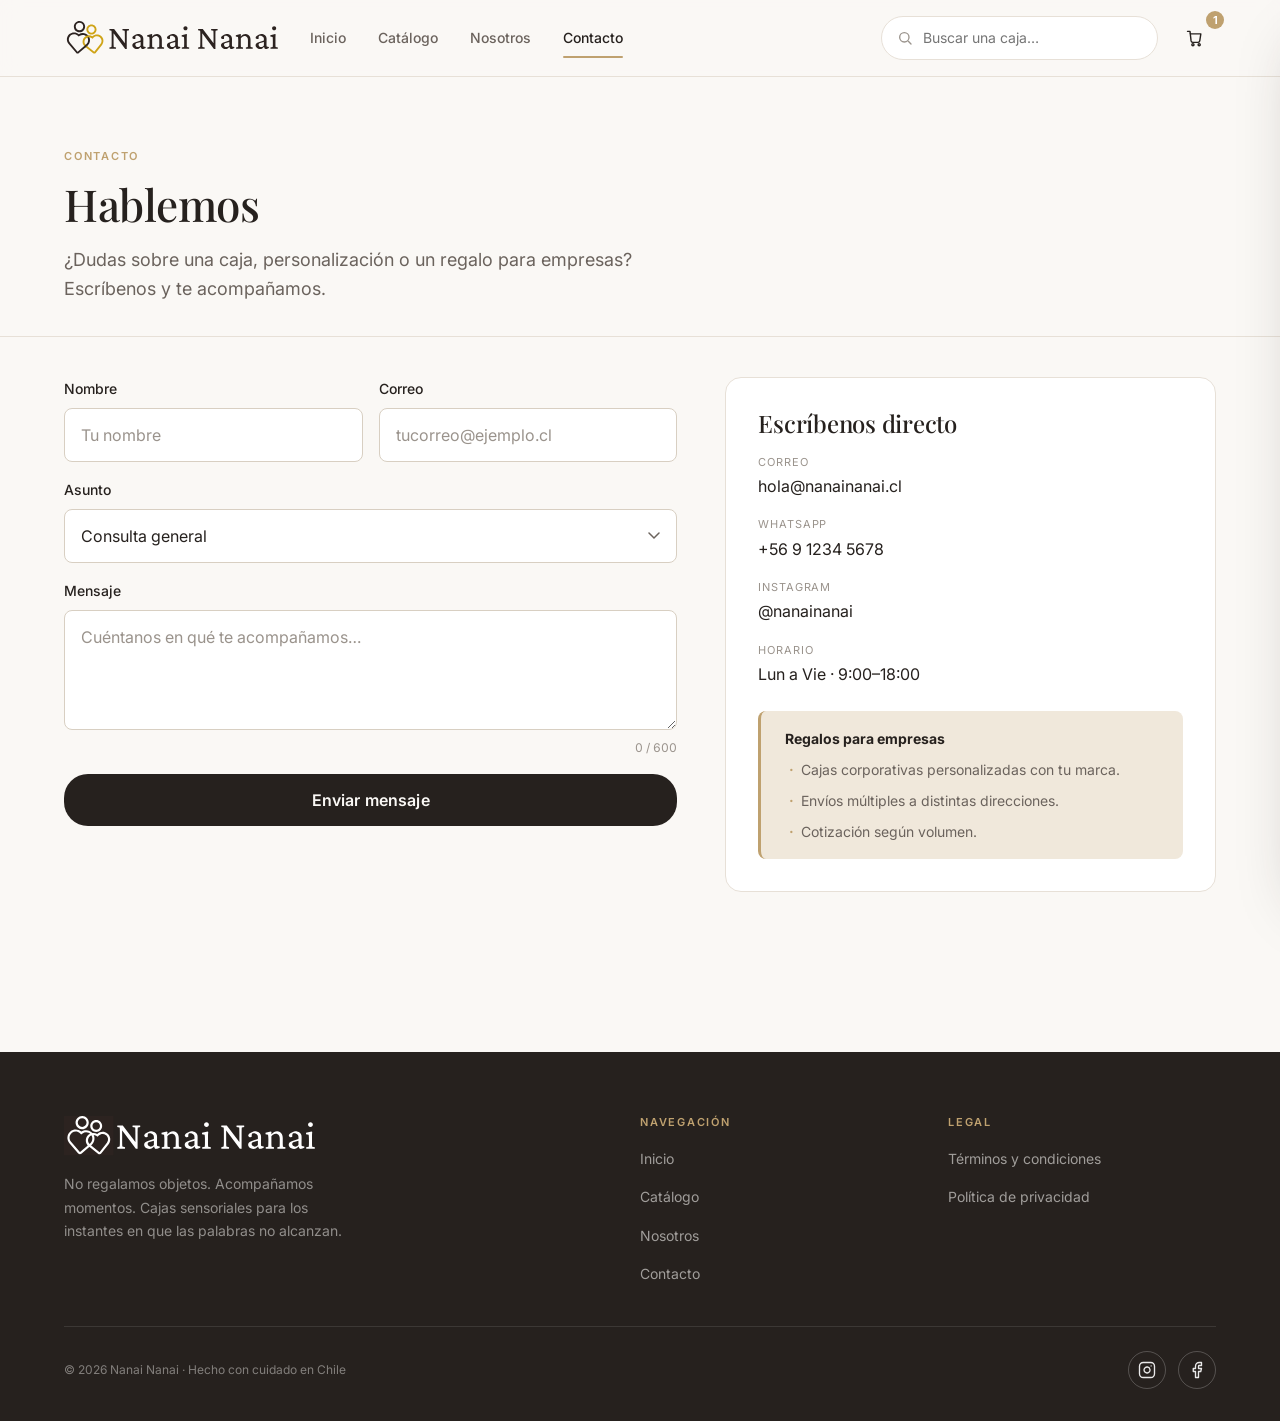
<file: tienda/contacto.html>
<!doctype html>
<html lang="es">
<head>
<meta charset="utf-8">
<meta name="viewport" content="width=device-width, initial-scale=1">
<title>Contacto · Nanai Nanai</title>
<meta name="description" content="Contacto Nanai Nanai.">
<link rel="preconnect" href="https://fonts.googleapis.com">
<link rel="preconnect" href="https://fonts.gstatic.com" crossorigin>
<link href="https://fonts.googleapis.com/css2?family=Playfair+Display:ital,wght@0,400;0,500;0,600;1,400;1,500&family=Inter:wght@400;500;600;700&display=swap" rel="stylesheet">
<link rel="icon" type="image/svg+xml" href="../images/favicon.svg">
<link rel="stylesheet" href="css/variables.css">
<link rel="stylesheet" href="css/base.css">
<link rel="stylesheet" href="css/components.css">
<link rel="stylesheet" href="css/pages.css">
</head>
<body>
<header class="navbar">
  <div class="container navbar__inner">
    <a class="navbar__brand" href="index.html" aria-label="Nanai Nanai · Inicio">
      <img src="../images/logo/landscape.svg" alt="Nanai Nanai">
    </a>
    <nav class="navbar__links" aria-label="Navegación principal">
      <a class="navbar__link" href="index.html">Inicio</a>
      <a class="navbar__link" href="catalogo.html">Catálogo</a>
      <a class="navbar__link" href="nosotros.html">Nosotros</a>
      <a class="navbar__link is-active" href="contacto.html">Contacto</a>
    </nav>
    <div class="navbar__actions">
      <label class="search">
        <svg class="icon" width="16" height="16" viewBox="0 0 24 24" fill="none" stroke="currentColor" stroke-width="2" stroke-linecap="round"><circle cx="11" cy="11" r="7"/><path d="M21 21l-4-4"/></svg>
        <input type="search" placeholder="Buscar una caja…" aria-label="Buscar productos">
      </label>
      <button class="icon-btn" data-drawer-open aria-label="Abrir carrito">
        <svg width="20" height="20" viewBox="0 0 24 24" fill="none" stroke="currentColor" stroke-width="1.7" stroke-linecap="round" stroke-linejoin="round"><path d="M6 7h13l-1.3 8.5a2 2 0 0 1-2 1.7H9.3a2 2 0 0 1-2-1.7L6 4H3"/><circle cx="9.5" cy="20" r="1.3"/><circle cx="17" cy="20" r="1.3"/></svg><span class="badge-count" data-cart-badge>0</span>
      </button>
      <button class="icon-btn navbar__burger" data-burger aria-label="Abrir menú" aria-expanded="false"><svg width="20" height="20" viewBox="0 0 24 24" fill="none" stroke="currentColor" stroke-width="2" stroke-linecap="round"><path d="M4 7h16M4 12h16M4 17h16"/></svg></button>
    </div>
  </div>
</header>
<div class="overlay" data-overlay></div>
<aside class="drawer" data-drawer aria-hidden="true" aria-label="Carrito de compra">
  <div class="drawer__head">
    <h2 class="drawer__title">Tu carrito</h2>
    <button class="icon-btn" data-drawer-close aria-label="Cerrar carrito">✕</button>
  </div>
  <div class="drawer__body" data-drawer-lines></div>
  <div class="drawer__foot" data-drawer-foot>
    <div class="summary__row summary__row--total"><span>Subtotal</span><span class="price" data-drawer-subtotal>—</span></div>
    <a class="btn btn--dark btn--block btn--lg" href="checkout.html" style="margin-top:var(--space-4)">Ir a pagar</a>
    <a class="btn btn--ghost btn--block" href="carrito.html" style="margin-top:var(--space-2)">Ver carrito completo</a>
  </div>
</aside>
<main>
  <section class="page-hero">
    <div class="container">
      <span class="overline">Contacto</span>
      <h1>Hablemos</h1>
      <p class="lead">¿Dudas sobre una caja, personalización o un regalo para empresas? Escríbenos y te acompañamos.</p>
    </div>
  </section>
  <section class="section--tight" style="padding-bottom:var(--space-9)">
    <div class="container">
      <div class="contact-layout">
        <form class="contact-form" onsubmit="return false">
          <div class="form-row">
            <div class="field"><label class="label" for="cn">Nombre</label><input class="input" id="cn" placeholder="Tu nombre"></div>
            <div class="field"><label class="label" for="ce">Correo</label><input class="input" id="ce" type="email" placeholder="tucorreo@ejemplo.cl"></div>
          </div>
          <div class="field"><label class="label" for="ca">Asunto</label>
            <select class="select" id="ca"><option>Consulta general</option><option>Personalización</option><option>Regalos para empresas</option><option>Estado de un pedido</option></select>
          </div>
          <div class="field"><label class="label" for="cm">Mensaje</label>
            <textarea class="textarea" id="cm" maxlength="600" data-counter="cnt-c" placeholder="Cuéntanos en qué te acompañamos…"></textarea>
            <span class="char-counter" id="cnt-c">0 / 600</span>
          </div>
          <button class="btn btn--dark btn--lg" data-contact-send>Enviar mensaje</button>
        </form>
        <aside class="contact-info">
          <h3 class="block-title">Escríbenos directo</h3>
          <ul class="contact-info__list">
            <li><span class="soft">Correo</span><a href="#">hola@nanainanai.cl</a></li>
            <li><span class="soft">WhatsApp</span><a href="#">+56 9 1234 5678</a></li>
            <li><span class="soft">Instagram</span><a href="#">@nanainanai</a></li>
            <li><span class="soft">Horario</span><span>Lun a Vie · 9:00–18:00</span></li>
          </ul>
          <div class="note" style="margin-top:var(--space-5)"><strong>Regalos para empresas</strong><ul><li>Cajas corporativas personalizadas con tu marca.</li><li>Envíos múltiples a distintas direcciones.</li><li>Cotización según volumen.</li></ul></div>
        </aside>
      </div>
    </div>
  </section>
</main>
<script>
document.addEventListener('click',function(e){
  var b=e.target.closest('[data-contact-send]'); if(!b) return;
  var o=b.textContent; b.textContent='✓ Mensaje enviado'; b.setAttribute('aria-disabled','true');
  setTimeout(function(){ b.textContent=o; b.removeAttribute('aria-disabled'); },2200);
});
</script>
<footer class="footer">
  <div class="container">
    <div class="footer__grid">
      <div class="footer__brand">
        <img src="../images/logo/landscape_white.svg" alt="Nanai Nanai">
        <p>No regalamos objetos. Acompañamos momentos. Cajas sensoriales para los instantes en que las palabras no alcanzan.</p>
      </div>
      <div class="footer__col">
        <h4>Navegación</h4>
        <ul><li><a href="index.html">Inicio</a></li><li><a href="catalogo.html">Catálogo</a></li><li><a href="nosotros.html">Nosotros</a></li><li><a href="contacto.html">Contacto</a></li></ul>
      </div>
      <div class="footer__col">
        <h4>Legal</h4>
        <ul><li><a href="terminos.html">Términos y condiciones</a></li><li><a href="privacidad.html">Política de privacidad</a></li></ul>
      </div>
    </div>
    <div class="footer__bottom">
      <span>© 2026 Nanai Nanai · Hecho con cuidado en Chile</span>
      <div class="footer__social"><a href="#" aria-label="Instagram"><svg width="18" height="18" viewBox="0 0 24 24" fill="none" stroke="currentColor" stroke-width="1.8" stroke-linecap="round" stroke-linejoin="round"><rect x="2" y="2" width="20" height="20" rx="5" ry="5"/><path d="M16 11.37A4 4 0 1 1 12.63 8 4 4 0 0 1 16 11.37z"/><line x1="17.5" y1="6.5" x2="17.51" y2="6.5"/></svg></a><a href="#" aria-label="Facebook"><svg width="18" height="18" viewBox="0 0 24 24" fill="none" stroke="currentColor" stroke-width="1.8" stroke-linecap="round" stroke-linejoin="round"><path d="M18 2h-3a5 5 0 0 0-5 5v3H7v4h3v8h4v-8h3l1-4h-4V7a1 1 0 0 1 1-1h3z"/></svg></a></div>
    </div>
  </div>
</footer>
<script src="js/data.js"></script>
<script src="js/cart.js"></script>
<script src="js/tienda.js"></script>
</body>
</html>
</file>
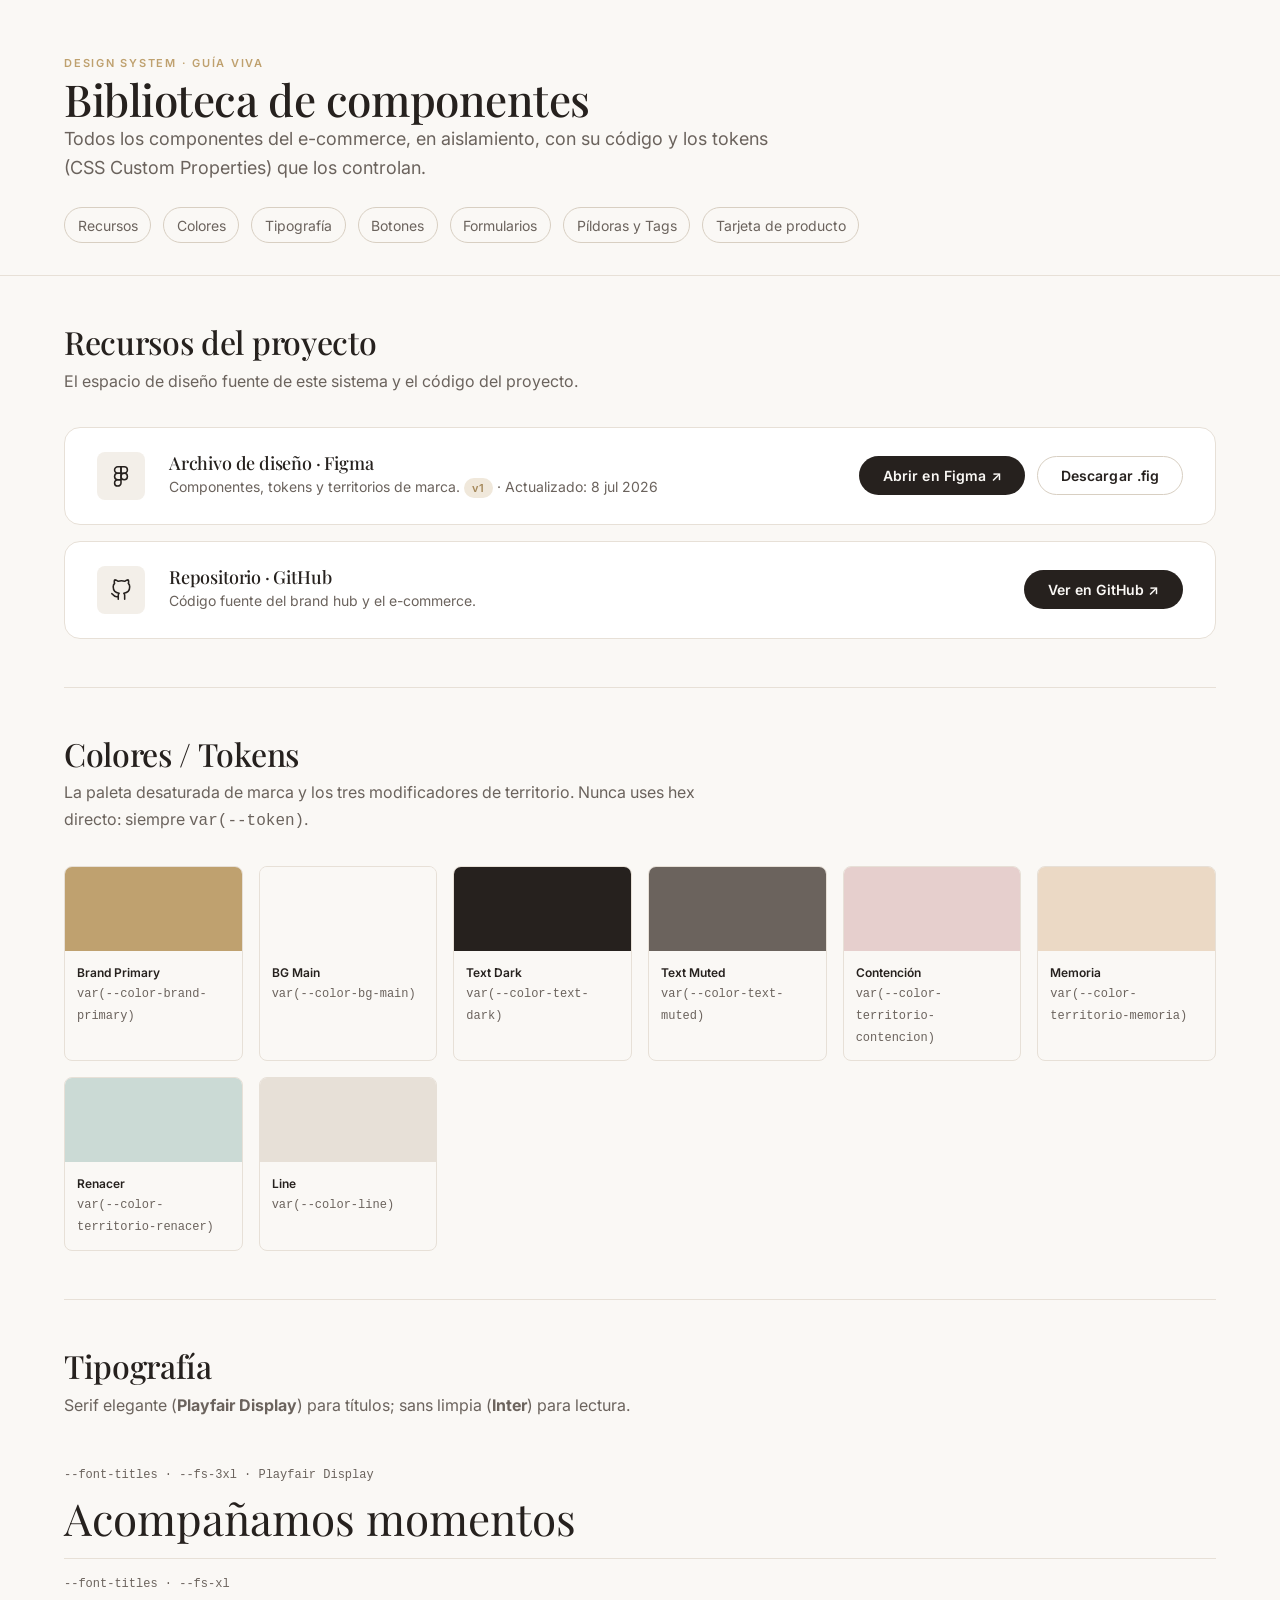
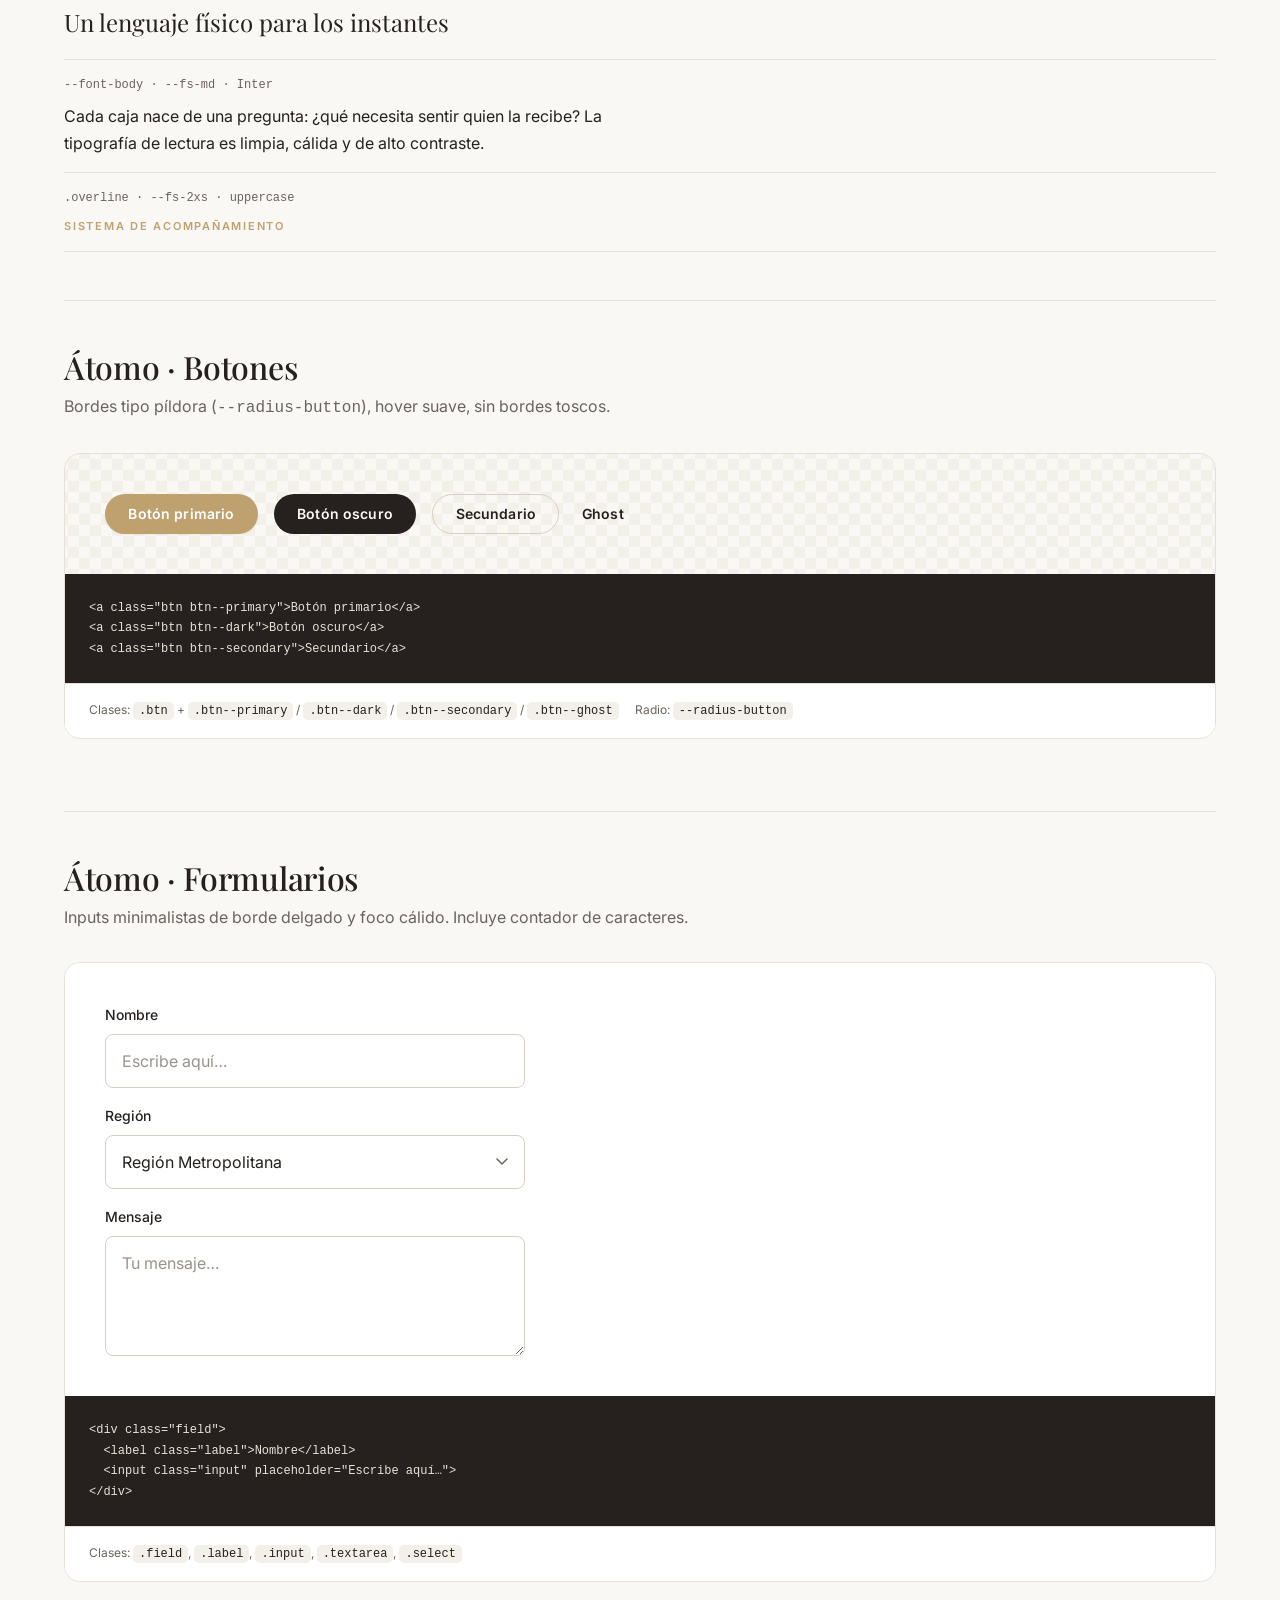
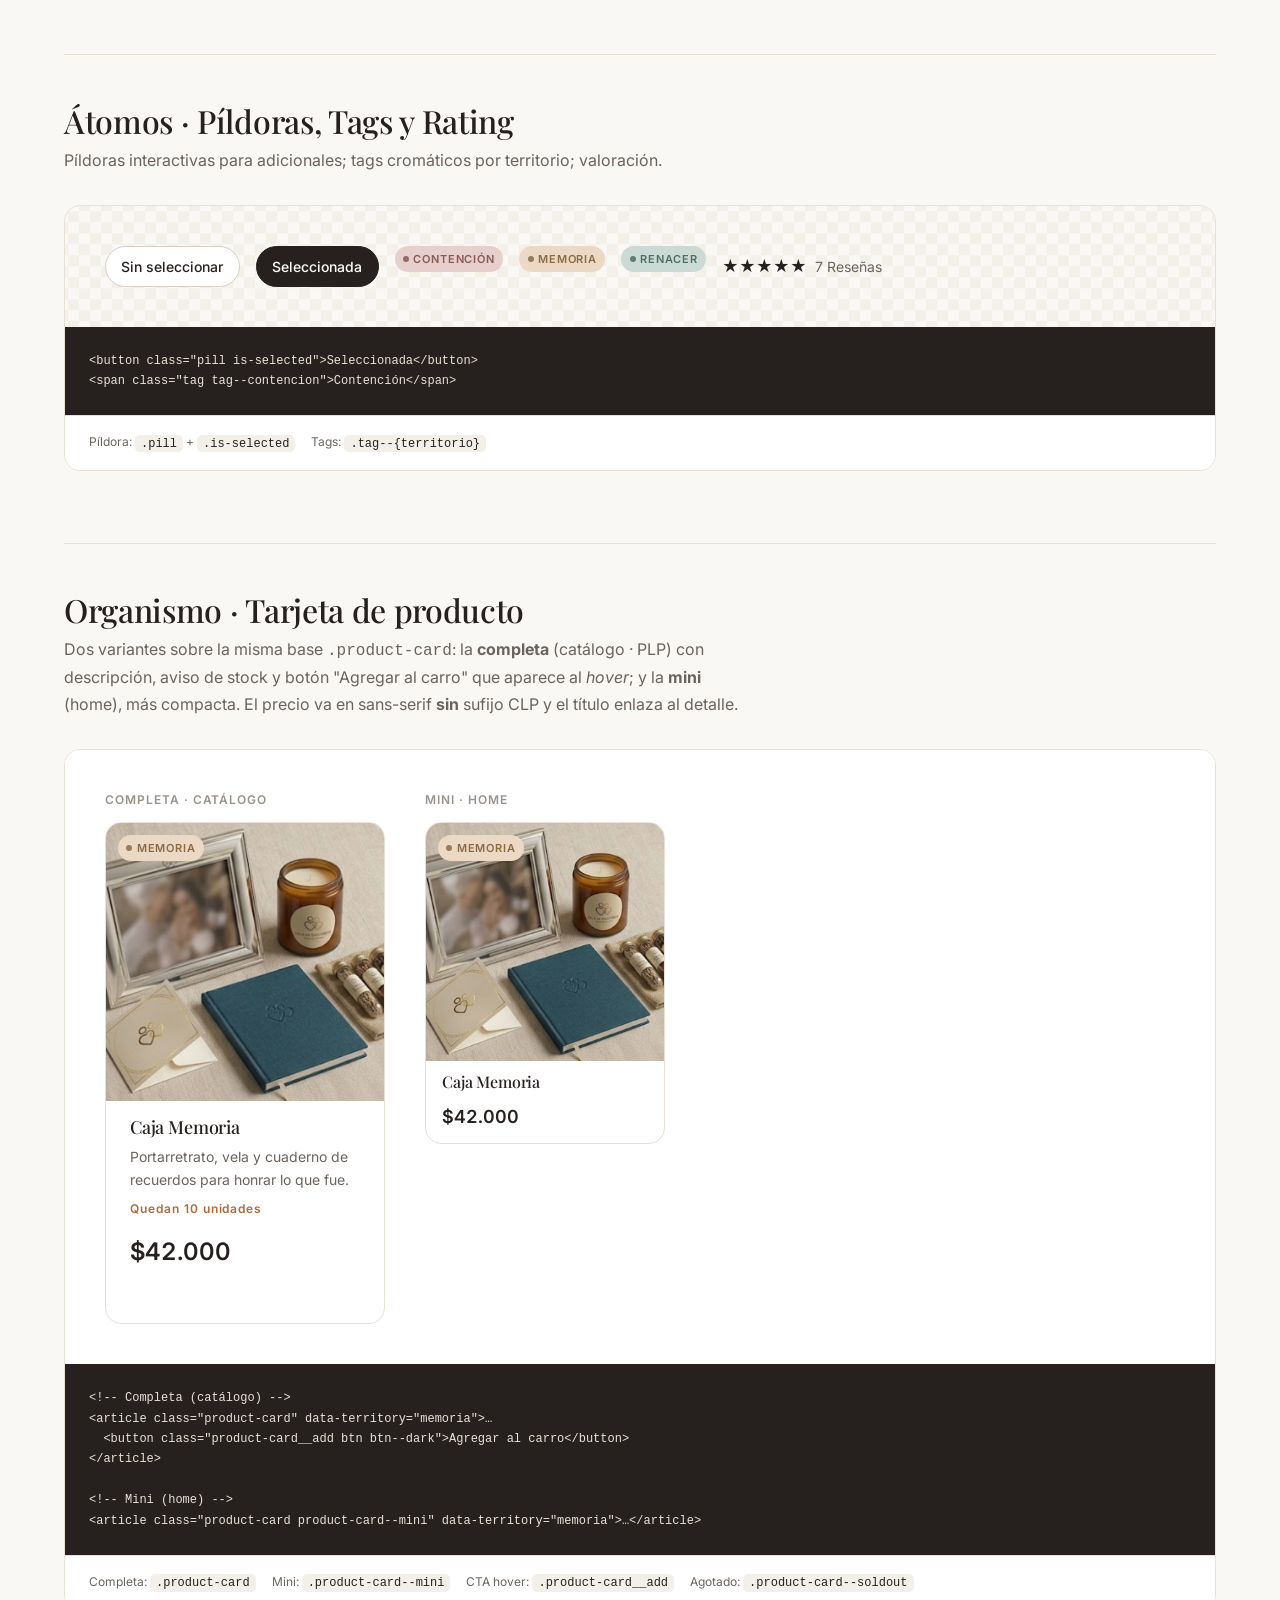
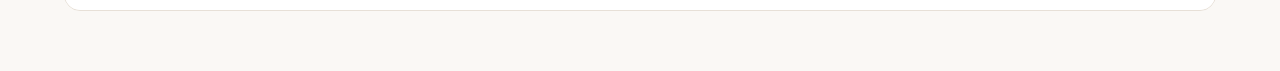
<file: tienda/design-system.html>
<!doctype html>
<html lang="es">
<head>
<meta charset="utf-8">
<meta name="viewport" content="width=device-width, initial-scale=1">
<title>Design System · Nanai Nanai</title>
<meta name="description" content="Guía viva de componentes de Nanai Nanai.">
<link rel="preconnect" href="https://fonts.googleapis.com">
<link rel="preconnect" href="https://fonts.gstatic.com" crossorigin>
<link href="https://fonts.googleapis.com/css2?family=Playfair+Display:ital,wght@0,400;0,500;0,600;1,400;1,500&family=Inter:wght@400;500;600;700&display=swap" rel="stylesheet">
<link rel="icon" type="image/svg+xml" href="../images/favicon.svg">
<link rel="stylesheet" href="css/variables.css">
<link rel="stylesheet" href="css/base.css">
<link rel="stylesheet" href="css/components.css">
<link rel="stylesheet" href="css/pages.css">
</head>
<body>
<main>
  <section class="ds-hero"><div class="container">
    <span class="overline">Design System · Guía viva</span>
    <h1>Biblioteca de componentes</h1>
    <p class="lead">Todos los componentes del e-commerce, en aislamiento, con su código y los tokens (CSS Custom Properties) que los controlan.</p>
    <nav class="ds-nav">
      <a href="#figma">Recursos</a><a href="#colores">Colores</a><a href="#tipografia">Tipografía</a><a href="#botones">Botones</a>
      <a href="#formularios">Formularios</a><a href="#pildoras">Píldoras y Tags</a><a href="#tarjeta">Tarjeta de producto</a>
    </nav>
  </div></section>
  <div class="container">
    <section class="ds-block" id="figma">
      <h2 class="ds-block__title">Recursos del proyecto</h2>
      <p class="ds-block__intro">El espacio de diseño fuente de este sistema y el código del proyecto.</p>
      <div class="resource-list">
        <article class="resource">
          <div class="resource__icon" aria-hidden="true">
            <svg width="22" height="22" viewBox="0 0 24 24" fill="none" stroke="currentColor" stroke-width="1.7" stroke-linecap="round" stroke-linejoin="round"><path d="M5 5.5A3.5 3.5 0 0 1 8.5 2H12v7H8.5A3.5 3.5 0 0 1 5 5.5z"/><path d="M12 2h3.5a3.5 3.5 0 1 1 0 7H12V2z"/><path d="M12 12.5a3.5 3.5 0 1 1 7 0 3.5 3.5 0 1 1-7 0z"/><path d="M5 19.5A3.5 3.5 0 0 1 8.5 16H12v3.5a3.5 3.5 0 1 1-7 0z"/><path d="M5 12.5A3.5 3.5 0 0 1 8.5 9H12v7H8.5A3.5 3.5 0 0 1 5 12.5z"/></svg>
          </div>
          <div class="resource__body">
            <h3 class="resource__title">Archivo de diseño · Figma</h3>
            <p class="resource__desc">Componentes, tokens y territorios de marca. <span class="resource__ver">v1</span> · Actualizado: 8 jul 2026</p>
          </div>
          <div class="resource__actions">
            <a class="btn btn--dark" href="https://www.figma.com/design/w9iuhwjF1ZtuBhjxXFhxSp/Nanai?node-id=280-5&amp;t=eGp2CHxv3Af4ajXo-1" target="_blank" rel="noopener">Abrir en Figma ↗</a>
            <a class="btn btn--secondary" href="#" download aria-label="Descargar archivo Figma versión 1">Descargar .fig</a>
          </div>
        </article>
        <article class="resource">
          <div class="resource__icon" aria-hidden="true">
            <svg width="22" height="22" viewBox="0 0 24 24" fill="none" stroke="currentColor" stroke-width="1.7" stroke-linecap="round" stroke-linejoin="round"><path d="M9 19c-5 1.5-5-2.5-7-3m14 6v-3.87a3.37 3.37 0 0 0-.94-2.61c3.14-.35 6.44-1.54 6.44-7A5.44 5.44 0 0 0 20 4.77 5.07 5.07 0 0 0 19.91 1S18.73.65 16 2.48a13.38 13.38 0 0 0-7 0C6.27.65 5.09 1 5.09 1A5.07 5.07 0 0 0 5 4.77a5.44 5.44 0 0 0-1.5 3.78c0 5.42 3.3 6.61 6.44 7A3.37 3.37 0 0 0 9 18.13V22"/></svg>
          </div>
          <div class="resource__body">
            <h3 class="resource__title">Repositorio · GitHub</h3>
            <p class="resource__desc">Código fuente del brand hub y el e-commerce.</p>
          </div>
          <div class="resource__actions">
            <a class="btn btn--dark" href="https://github.com/pauloski/nanai-nanai" target="_blank" rel="noopener">Ver en GitHub ↗</a>
          </div>
        </article>
      </div>
    </section>
    <section class="ds-block" id="colores">
      <h2 class="ds-block__title">Colores / Tokens</h2>
      <p class="ds-block__intro">La paleta desaturada de marca y los tres modificadores de territorio. Nunca uses hex directo: siempre <code>var(--token)</code>.</p>
      <div class="swatch-grid">
<div class="swatch"><div class="swatch__chip" style="background:#bfa16f"></div>
  <div class="swatch__meta"><span class="swatch__name">Brand Primary</span><span class="swatch__var">var(--color-brand-primary)</span></div></div>
<div class="swatch"><div class="swatch__chip" style="background:#faf8f5"></div>
  <div class="swatch__meta"><span class="swatch__name">BG Main</span><span class="swatch__var">var(--color-bg-main)</span></div></div>
<div class="swatch"><div class="swatch__chip" style="background:#26211e"></div>
  <div class="swatch__meta"><span class="swatch__name">Text Dark</span><span class="swatch__var">var(--color-text-dark)</span></div></div>
<div class="swatch"><div class="swatch__chip" style="background:#6b635d"></div>
  <div class="swatch__meta"><span class="swatch__name">Text Muted</span><span class="swatch__var">var(--color-text-muted)</span></div></div>
<div class="swatch"><div class="swatch__chip" style="background:#e6cfcd"></div>
  <div class="swatch__meta"><span class="swatch__name">Contención</span><span class="swatch__var">var(--color-territorio-contencion)</span></div></div>
<div class="swatch"><div class="swatch__chip" style="background:#ebd9c5"></div>
  <div class="swatch__meta"><span class="swatch__name">Memoria</span><span class="swatch__var">var(--color-territorio-memoria)</span></div></div>
<div class="swatch"><div class="swatch__chip" style="background:#cbdad5"></div>
  <div class="swatch__meta"><span class="swatch__name">Renacer</span><span class="swatch__var">var(--color-territorio-renacer)</span></div></div>
<div class="swatch"><div class="swatch__chip" style="background:#e7e0d7"></div>
  <div class="swatch__meta"><span class="swatch__name">Line</span><span class="swatch__var">var(--color-line)</span></div></div>
      </div>
    </section>
    <section class="ds-block" id="tipografia">
      <h2 class="ds-block__title">Tipografía</h2>
      <p class="ds-block__intro">Serif elegante (<strong>Playfair Display</strong>) para títulos; sans limpia (<strong>Inter</strong>) para lectura.</p>
      
      <div class="type-row"><div class="type-row__meta">--font-titles · --fs-3xl · Playfair Display</div><div style="font-family:var(--font-titles);font-size:var(--fs-3xl);line-height:1.1">Acompañamos momentos</div></div>
      <div class="type-row"><div class="type-row__meta">--font-titles · --fs-xl</div><div style="font-family:var(--font-titles);font-size:var(--fs-xl)">Un lenguaje físico para los instantes</div></div>
      <div class="type-row"><div class="type-row__meta">--font-body · --fs-md · Inter</div><div style="font-size:var(--fs-md);max-width:60ch">Cada caja nace de una pregunta: ¿qué necesita sentir quien la recibe? La tipografía de lectura es limpia, cálida y de alto contraste.</div></div>
      <div class="type-row"><div class="type-row__meta">.overline · --fs-2xs · uppercase</div><div class="overline">Sistema de acompañamiento</div></div>
    </section>
    <section class="ds-block" id="botones">
      <h2 class="ds-block__title">Átomo · Botones</h2>
      <p class="ds-block__intro">Bordes tipo píldora (<code>--radius-button</code>), hover suave, sin bordes toscos.</p>
      <div class="ds-demo">
  <div class="ds-demo__preview ">
<a class="btn btn--primary">Botón primario</a>
    <a class="btn btn--dark">Botón oscuro</a>
    <a class="btn btn--secondary">Secundario</a>
    <a class="btn btn--ghost">Ghost</a>
  </div>
  <pre class="ds-demo__code">&lt;a class=&quot;btn btn--primary&quot;&gt;Botón primario&lt;/a&gt;
&lt;a class=&quot;btn btn--dark&quot;&gt;Botón oscuro&lt;/a&gt;
&lt;a class=&quot;btn btn--secondary&quot;&gt;Secundario&lt;/a&gt;</pre>
  <div class="ds-demo__meta"><span>Clases: <code>.btn</code> + <code>.btn--primary</code> / <code>.btn--dark</code> / <code>.btn--secondary</code> / <code>.btn--ghost</code></span><span>Radio: <code>--radius-button</code></span></div>
</div>
    </section>
    <section class="ds-block" id="formularios">
      <h2 class="ds-block__title">Átomo · Formularios</h2>
      <p class="ds-block__intro">Inputs minimalistas de borde delgado y foco cálido. Incluye contador de caracteres.</p>
      <div class="ds-demo">
  <div class="ds-demo__preview ds-demo__preview--plain">
<div style="width:100%;max-width:420px;display:grid;gap:var(--space-4)">
      <div class="field"><label class="label">Nombre</label><input class="input" placeholder="Escribe aquí…"></div>
      <div class="field"><label class="label">Región</label><select class="select"><option>Región Metropolitana</option></select></div>
      <div class="field"><label class="label">Mensaje</label><textarea class="textarea" placeholder="Tu mensaje…"></textarea></div>
    </div>
  </div>
  <pre class="ds-demo__code">&lt;div class=&quot;field&quot;&gt;
  &lt;label class=&quot;label&quot;&gt;Nombre&lt;/label&gt;
  &lt;input class=&quot;input&quot; placeholder=&quot;Escribe aquí…&quot;&gt;
&lt;/div&gt;</pre>
  <div class="ds-demo__meta"><span>Clases: <code>.field</code>, <code>.label</code>, <code>.input</code>, <code>.textarea</code>, <code>.select</code></span></div>
</div>
    </section>
    <section class="ds-block" id="pildoras">
      <h2 class="ds-block__title">Átomos · Píldoras, Tags y Rating</h2>
      <p class="ds-block__intro">Píldoras interactivas para adicionales; tags cromáticos por territorio; valoración.</p>
      <div class="ds-demo">
  <div class="ds-demo__preview ">
<button class="pill">Sin seleccionar</button>
    <button class="pill is-selected">Seleccionada</button>
    <span class="tag tag--contencion">Contención</span>
    <span class="tag tag--memoria">Memoria</span>
    <span class="tag tag--renacer">Renacer</span>
    <span class="rating">★★★★★ <span class="rating__count">7 Reseñas</span></span>
  </div>
  <pre class="ds-demo__code">&lt;button class=&quot;pill is-selected&quot;&gt;Seleccionada&lt;/button&gt;
&lt;span class=&quot;tag tag--contencion&quot;&gt;Contención&lt;/span&gt;</pre>
  <div class="ds-demo__meta"><span>Píldora: <code>.pill</code> + <code>.is-selected</code></span><span>Tags: <code>.tag--{territorio}</code></span></div>
</div>
    </section>
    <section class="ds-block" id="tarjeta" style="border-bottom:0">
      <h2 class="ds-block__title">Organismo · Tarjeta de producto</h2>
      <p class="ds-block__intro">Dos variantes sobre la misma base <code>.product-card</code>: la <strong>completa</strong> (catálogo · PLP) con descripción, aviso de stock y botón "Agregar al carro" que aparece al <em>hover</em>; y la <strong>mini</strong> (home), más compacta. El precio va en sans-serif <strong>sin</strong> sufijo CLP y el título enlaza al detalle.</p>
      <div class="ds-demo">
  <div class="ds-demo__preview ds-demo__preview--plain" style="gap:var(--space-7);align-items:flex-start">
      <div style="width:280px;max-width:100%">
        <p class="ds-variant-label">Completa · Catálogo</p>
        <article class="product-card" data-territory="memoria">
          <a class="product-card__media" href="producto.html?id=memoria" aria-label="Caja Memoria">
            <span class="tag tag--memoria product-card__tag">Memoria</span>
            <img src="../images/product/prod-004.png" alt="Caja Memoria" loading="lazy">
          </a>
          <div class="product-card__body">
            <h3 class="product-card__title"><a href="producto.html?id=memoria">Caja Memoria</a></h3>
            <p class="product-card__desc">Portarretrato, vela y cuaderno de recuerdos para honrar lo que fue.</p>
            <p class="product-card__stock">Quedan 10 unidades</p>
            <div class="product-card__foot"><span class="product-card__price">$42.000</span></div>
            <button type="button" class="product-card__add btn btn--dark">Agregar al carro</button>
          </div>
        </article>
      </div>
      <div style="width:240px;max-width:100%">
        <p class="ds-variant-label">Mini · Home</p>
        <article class="product-card product-card--mini" data-territory="memoria">
          <a class="product-card__media" href="producto.html?id=memoria" aria-label="Caja Memoria">
            <span class="tag tag--memoria product-card__tag">Memoria</span>
            <img src="../images/product/prod-004.png" alt="Caja Memoria" loading="lazy">
          </a>
          <div class="product-card__body">
            <h3 class="product-card__title"><a href="producto.html?id=memoria">Caja Memoria</a></h3>
            <div class="product-card__foot"><span class="product-card__price">$42.000</span></div>
          </div>
        </article>
      </div>
  </div>
  <pre class="ds-demo__code">&lt;!-- Completa (catálogo) --&gt;
&lt;article class=&quot;product-card&quot; data-territory=&quot;memoria&quot;&gt;…
  &lt;button class=&quot;product-card__add btn btn--dark&quot;&gt;Agregar al carro&lt;/button&gt;
&lt;/article&gt;

&lt;!-- Mini (home) --&gt;
&lt;article class=&quot;product-card product-card--mini&quot; data-territory=&quot;memoria&quot;&gt;…&lt;/article&gt;</pre>
  <div class="ds-demo__meta"><span>Completa: <code>.product-card</code></span><span>Mini: <code>.product-card--mini</code></span><span>CTA hover: <code>.product-card__add</code></span><span>Agotado: <code>.product-card--soldout</code></span></div>
</div>
    </section>
  </div>
</main>
</body>
</html>
</file>
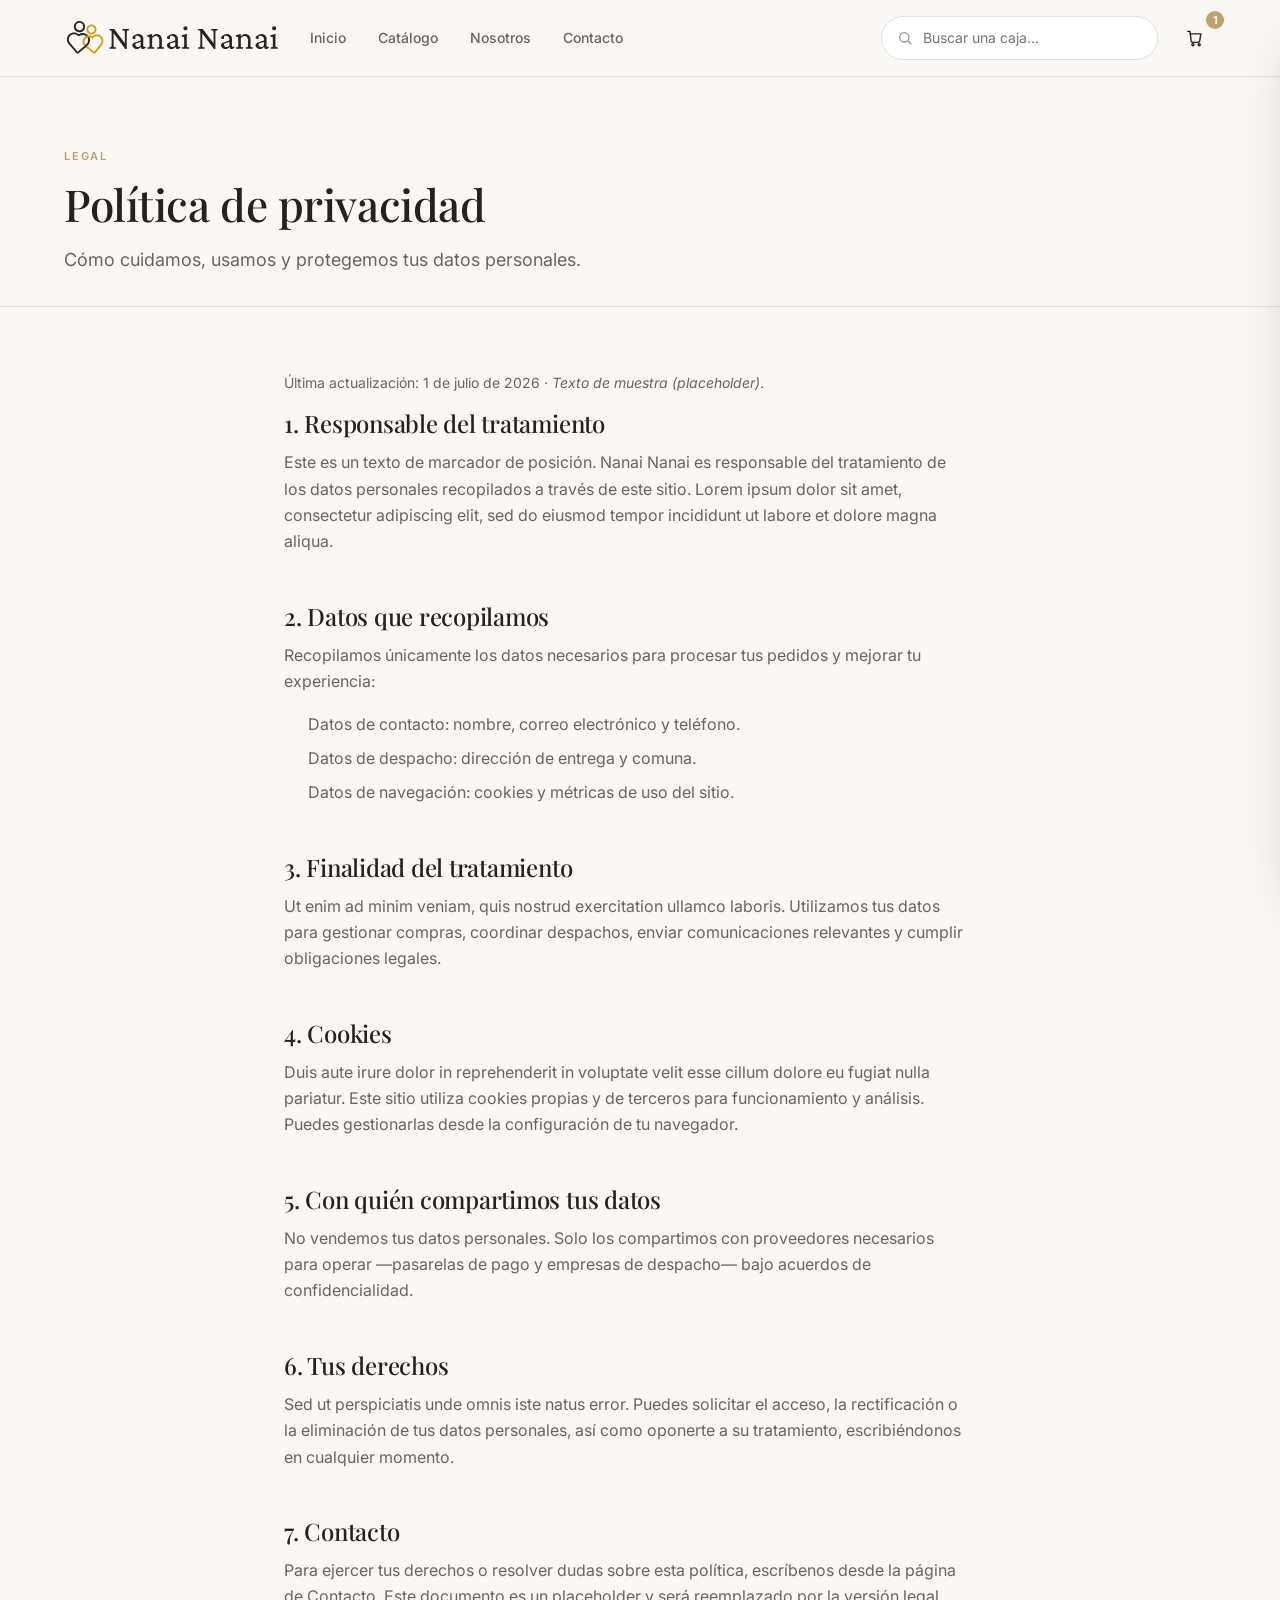
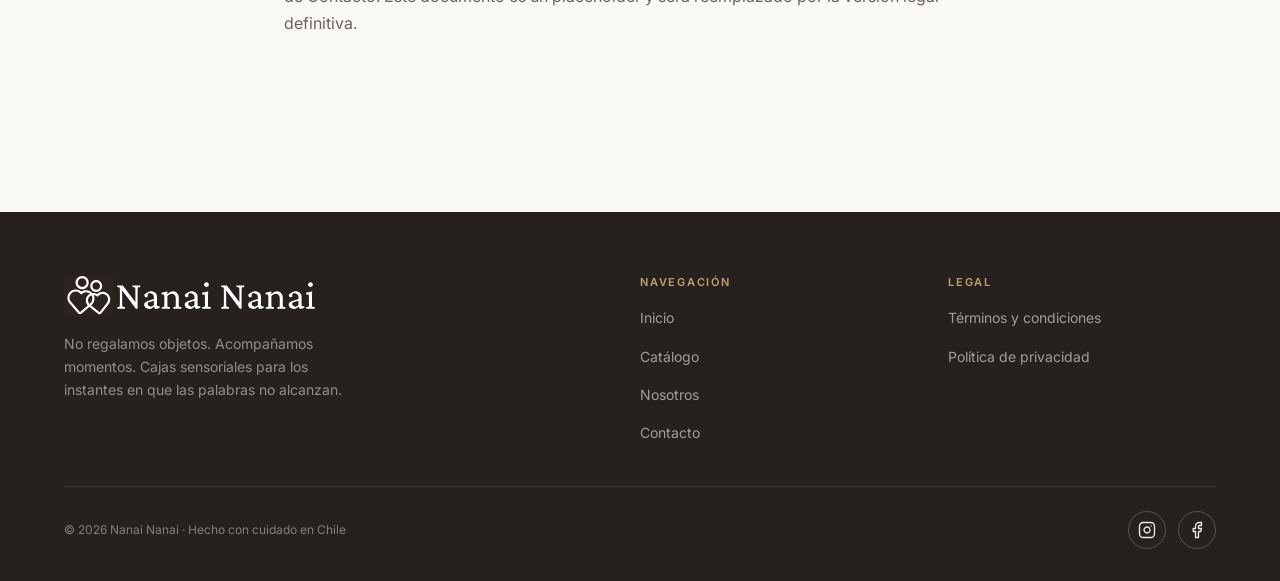
<file: tienda/privacidad.html>
<!doctype html>
<html lang="es">
<head>
<meta charset="utf-8">
<meta name="viewport" content="width=device-width, initial-scale=1">
<title>Política de privacidad · Nanai Nanai</title>
<meta name="description" content="Política de privacidad y tratamiento de datos de Nanai Nanai.">
<link rel="preconnect" href="https://fonts.googleapis.com">
<link rel="preconnect" href="https://fonts.gstatic.com" crossorigin>
<link href="https://fonts.googleapis.com/css2?family=Playfair+Display:ital,wght@0,400;0,500;0,600;1,400;1,500&family=Inter:wght@400;500;600;700&display=swap" rel="stylesheet">
<link rel="icon" type="image/svg+xml" href="../images/favicon.svg">
<link rel="stylesheet" href="css/variables.css">
<link rel="stylesheet" href="css/base.css">
<link rel="stylesheet" href="css/components.css">
<link rel="stylesheet" href="css/pages.css">
</head>
<body>
<header class="navbar">
  <div class="container navbar__inner">
    <a class="navbar__brand" href="index.html" aria-label="Nanai Nanai · Inicio">
      <img src="../images/logo/landscape.svg" alt="Nanai Nanai">
    </a>
    <nav class="navbar__links" aria-label="Navegación principal">
      <a class="navbar__link" href="index.html">Inicio</a>
      <a class="navbar__link" href="catalogo.html">Catálogo</a>
      <a class="navbar__link" href="nosotros.html">Nosotros</a>
      <a class="navbar__link" href="contacto.html">Contacto</a>
    </nav>
    <div class="navbar__actions">
      <label class="search">
        <svg class="icon" width="16" height="16" viewBox="0 0 24 24" fill="none" stroke="currentColor" stroke-width="2" stroke-linecap="round"><circle cx="11" cy="11" r="7"/><path d="M21 21l-4-4"/></svg>
        <input type="search" placeholder="Buscar una caja…" aria-label="Buscar productos">
      </label>
      <button class="icon-btn" data-drawer-open aria-label="Abrir carrito">
        <svg width="20" height="20" viewBox="0 0 24 24" fill="none" stroke="currentColor" stroke-width="1.7" stroke-linecap="round" stroke-linejoin="round"><path d="M6 7h13l-1.3 8.5a2 2 0 0 1-2 1.7H9.3a2 2 0 0 1-2-1.7L6 4H3"/><circle cx="9.5" cy="20" r="1.3"/><circle cx="17" cy="20" r="1.3"/></svg><span class="badge-count" data-cart-badge>0</span>
      </button>
      <button class="icon-btn navbar__burger" data-burger aria-label="Abrir menú" aria-expanded="false"><svg width="20" height="20" viewBox="0 0 24 24" fill="none" stroke="currentColor" stroke-width="2" stroke-linecap="round"><path d="M4 7h16M4 12h16M4 17h16"/></svg></button>
    </div>
  </div>
</header>
<div class="overlay" data-overlay></div>
<aside class="drawer" data-drawer aria-hidden="true" aria-label="Carrito de compra">
  <div class="drawer__head">
    <h2 class="drawer__title">Tu carrito</h2>
    <button class="icon-btn" data-drawer-close aria-label="Cerrar carrito">✕</button>
  </div>
  <div class="drawer__body" data-drawer-lines></div>
  <div class="drawer__foot" data-drawer-foot>
    <div class="summary__row summary__row--total"><span>Subtotal</span><span class="price" data-drawer-subtotal>—</span></div>
    <a class="btn btn--dark btn--block btn--lg" href="checkout.html" style="margin-top:var(--space-4)">Ir a pagar</a>
    <a class="btn btn--ghost btn--block" href="carrito.html" style="margin-top:var(--space-2)">Ver carrito completo</a>
  </div>
</aside>
<main>
  <section class="page-hero">
    <div class="container">
      <span class="overline">Legal</span>
      <h1>Política de privacidad</h1>
      <p class="lead">Cómo cuidamos, usamos y protegemos tus datos personales.</p>
    </div>
  </section>
  <section class="section">
    <div class="container legal">
      <p class="legal__updated">Última actualización: 1 de julio de 2026 · <em>Texto de muestra (placeholder)</em>.</p>

      <h2>1. Responsable del tratamiento</h2>
      <p>Este es un texto de marcador de posición. Nanai Nanai es responsable del tratamiento de los datos personales recopilados a través de este sitio. Lorem ipsum dolor sit amet, consectetur adipiscing elit, sed do eiusmod tempor incididunt ut labore et dolore magna aliqua.</p>

      <h2>2. Datos que recopilamos</h2>
      <p>Recopilamos únicamente los datos necesarios para procesar tus pedidos y mejorar tu experiencia:</p>
      <ul>
        <li>Datos de contacto: nombre, correo electrónico y teléfono.</li>
        <li>Datos de despacho: dirección de entrega y comuna.</li>
        <li>Datos de navegación: cookies y métricas de uso del sitio.</li>
      </ul>

      <h2>3. Finalidad del tratamiento</h2>
      <p>Ut enim ad minim veniam, quis nostrud exercitation ullamco laboris. Utilizamos tus datos para gestionar compras, coordinar despachos, enviar comunicaciones relevantes y cumplir obligaciones legales.</p>

      <h2>4. Cookies</h2>
      <p>Duis aute irure dolor in reprehenderit in voluptate velit esse cillum dolore eu fugiat nulla pariatur. Este sitio utiliza cookies propias y de terceros para funcionamiento y análisis. Puedes gestionarlas desde la configuración de tu navegador.</p>

      <h2>5. Con quién compartimos tus datos</h2>
      <p>No vendemos tus datos personales. Solo los compartimos con proveedores necesarios para operar —pasarelas de pago y empresas de despacho— bajo acuerdos de confidencialidad.</p>

      <h2>6. Tus derechos</h2>
      <p>Sed ut perspiciatis unde omnis iste natus error. Puedes solicitar el acceso, la rectificación o la eliminación de tus datos personales, así como oponerte a su tratamiento, escribiéndonos en cualquier momento.</p>

      <h2>7. Contacto</h2>
      <p>Para ejercer tus derechos o resolver dudas sobre esta política, escríbenos desde la página de <a href="contacto.html">Contacto</a>. Este documento es un placeholder y será reemplazado por la versión legal definitiva.</p>
    </div>
  </section>
</main>
<footer class="footer">
  <div class="container">
    <div class="footer__grid">
      <div class="footer__brand">
        <img src="../images/logo/landscape_white.svg" alt="Nanai Nanai">
        <p>No regalamos objetos. Acompañamos momentos. Cajas sensoriales para los instantes en que las palabras no alcanzan.</p>
      </div>
      <div class="footer__col">
        <h4>Navegación</h4>
        <ul><li><a href="index.html">Inicio</a></li><li><a href="catalogo.html">Catálogo</a></li><li><a href="nosotros.html">Nosotros</a></li><li><a href="contacto.html">Contacto</a></li></ul>
      </div>
      <div class="footer__col">
        <h4>Legal</h4>
        <ul><li><a href="terminos.html">Términos y condiciones</a></li><li><a href="privacidad.html">Política de privacidad</a></li></ul>
      </div>
    </div>
    <div class="footer__bottom">
      <span>© 2026 Nanai Nanai · Hecho con cuidado en Chile</span>
      <div class="footer__social"><a href="#" aria-label="Instagram"><svg width="18" height="18" viewBox="0 0 24 24" fill="none" stroke="currentColor" stroke-width="1.8" stroke-linecap="round" stroke-linejoin="round"><rect x="2" y="2" width="20" height="20" rx="5" ry="5"/><path d="M16 11.37A4 4 0 1 1 12.63 8 4 4 0 0 1 16 11.37z"/><line x1="17.5" y1="6.5" x2="17.51" y2="6.5"/></svg></a><a href="#" aria-label="Facebook"><svg width="18" height="18" viewBox="0 0 24 24" fill="none" stroke="currentColor" stroke-width="1.8" stroke-linecap="round" stroke-linejoin="round"><path d="M18 2h-3a5 5 0 0 0-5 5v3H7v4h3v8h4v-8h3l1-4h-4V7a1 1 0 0 1 1-1h3z"/></svg></a></div>
    </div>
  </div>
</footer>
<script src="js/data.js"></script>
<script src="js/cart.js"></script>
<script src="js/tienda.js"></script>
</body>
</html>
</file>
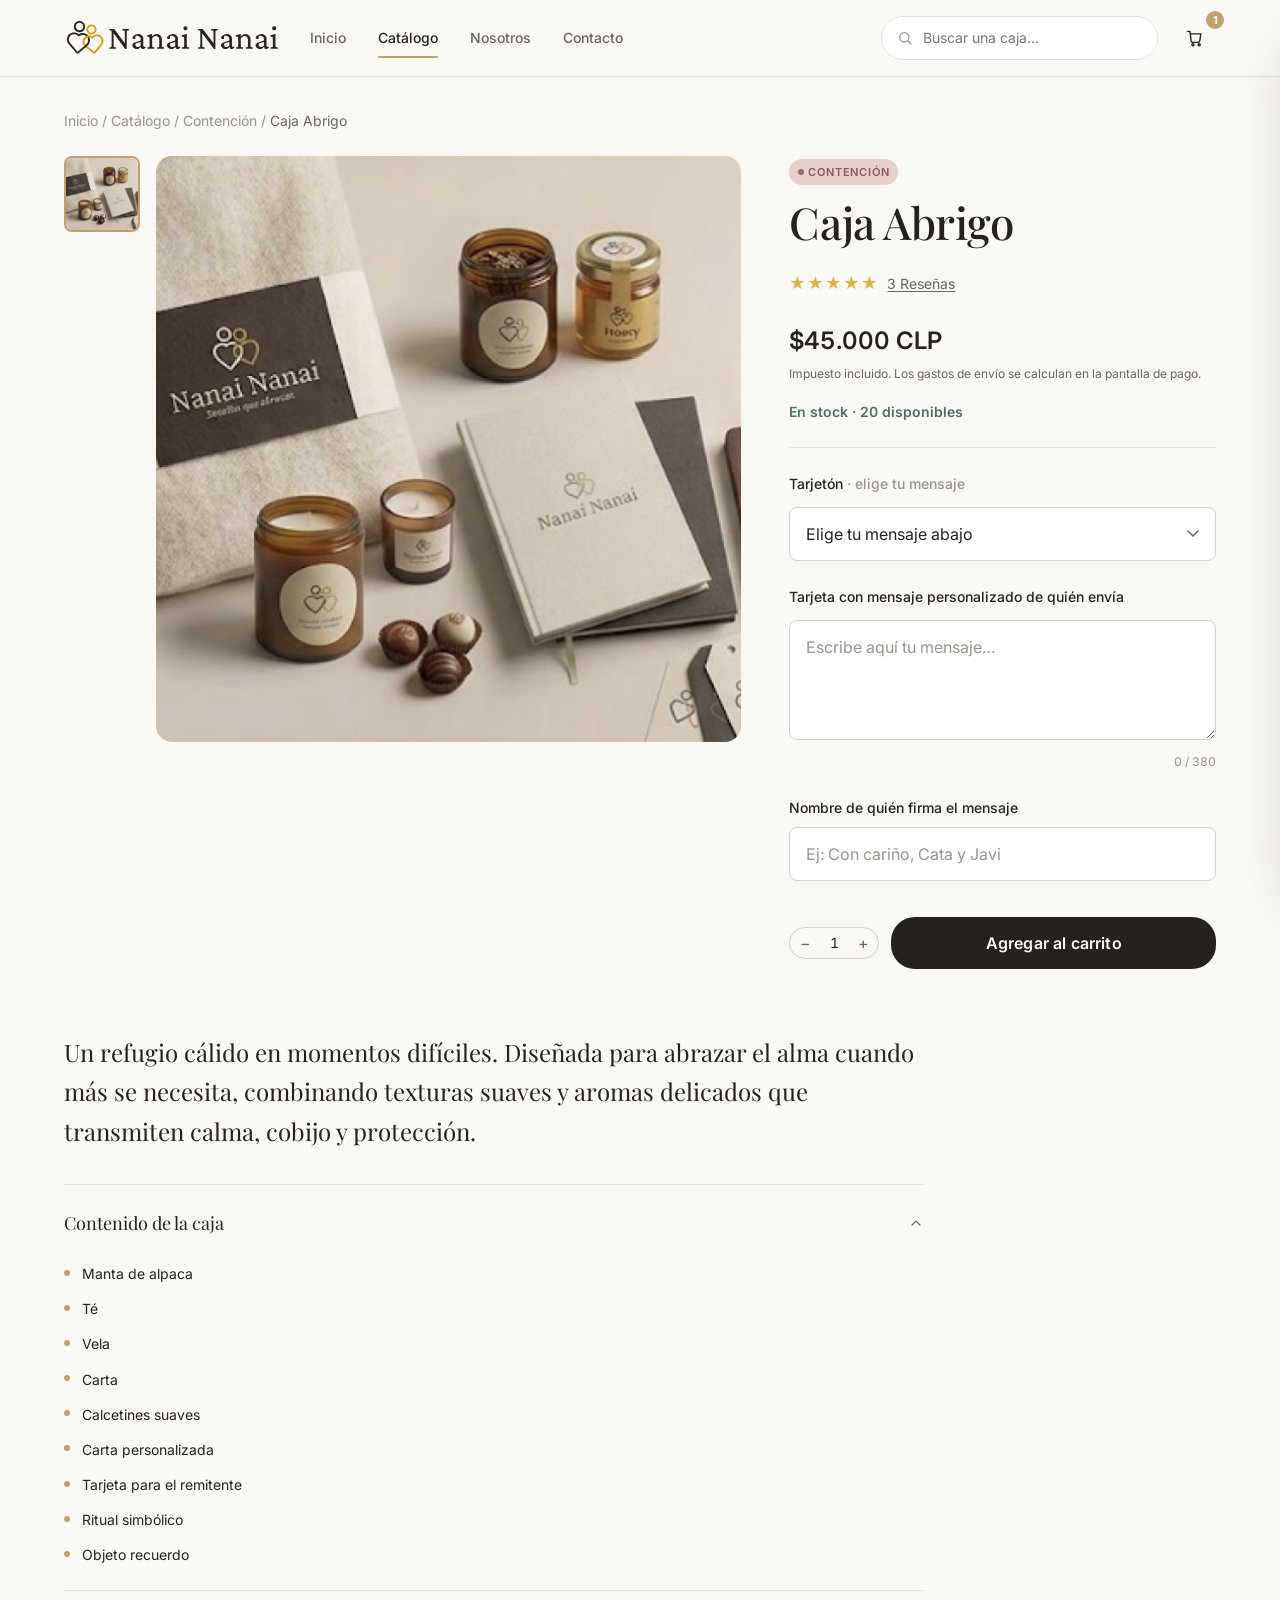
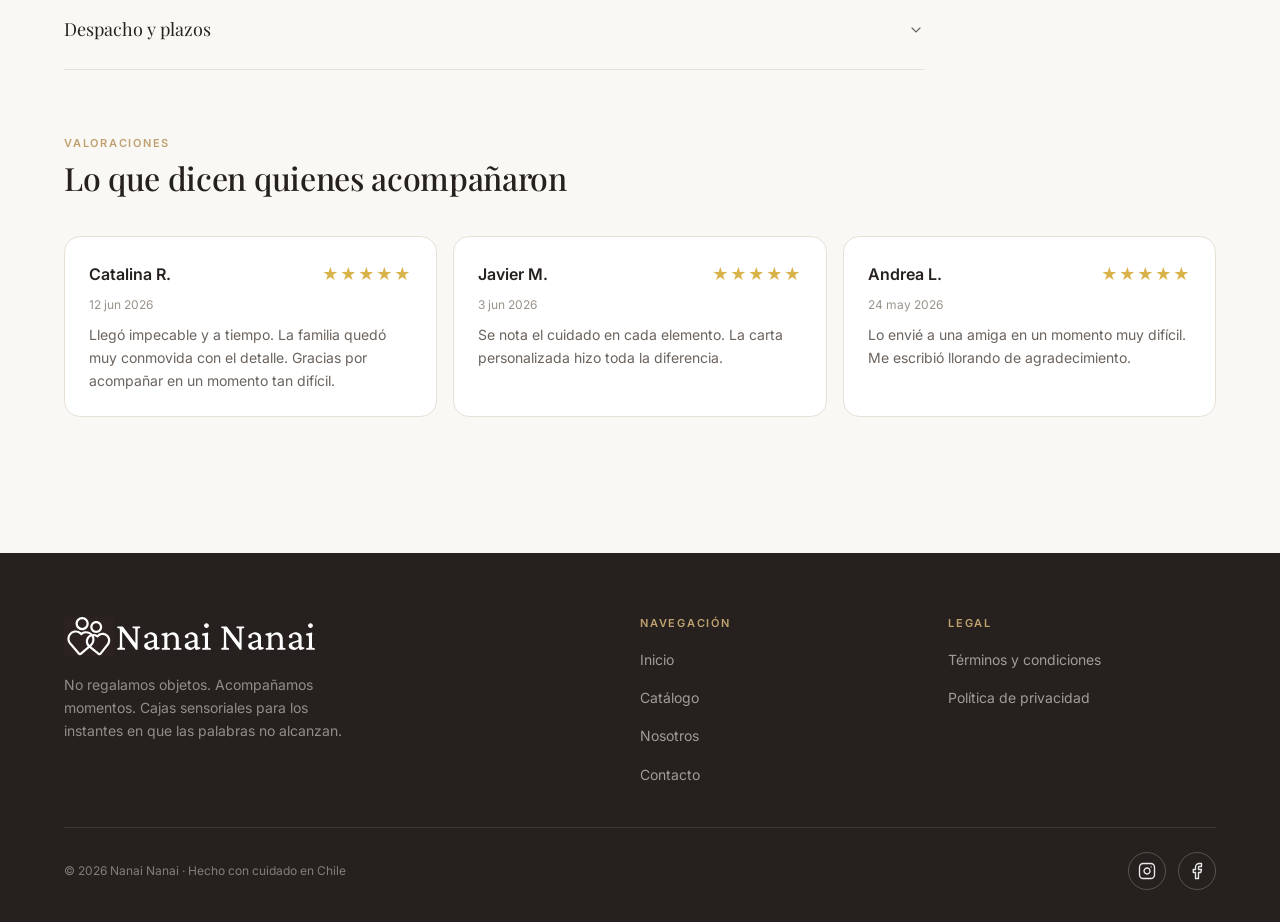
<file: tienda/producto.html>
<!doctype html>
<html lang="es">
<head>
<meta charset="utf-8">
<meta name="viewport" content="width=device-width, initial-scale=1">
<title>Producto · Nanai Nanai</title>
<meta name="description" content="Detalle de producto Nanai Nanai.">
<link rel="preconnect" href="https://fonts.googleapis.com">
<link rel="preconnect" href="https://fonts.gstatic.com" crossorigin>
<link href="https://fonts.googleapis.com/css2?family=Playfair+Display:ital,wght@0,400;0,500;0,600;1,400;1,500&family=Inter:wght@400;500;600;700&display=swap" rel="stylesheet">
<link rel="icon" type="image/svg+xml" href="../images/favicon.svg">
<link rel="stylesheet" href="css/variables.css">
<link rel="stylesheet" href="css/base.css">
<link rel="stylesheet" href="css/components.css">
<link rel="stylesheet" href="css/pages.css">
</head>
<body>
<header class="navbar">
  <div class="container navbar__inner">
    <a class="navbar__brand" href="index.html" aria-label="Nanai Nanai · Inicio">
      <img src="../images/logo/landscape.svg" alt="Nanai Nanai">
    </a>
    <nav class="navbar__links" aria-label="Navegación principal">
      <a class="navbar__link" href="index.html">Inicio</a>
      <a class="navbar__link is-active" href="catalogo.html">Catálogo</a>
      <a class="navbar__link" href="nosotros.html">Nosotros</a>
      <a class="navbar__link" href="contacto.html">Contacto</a>
    </nav>
    <div class="navbar__actions">
      <label class="search">
        <svg class="icon" width="16" height="16" viewBox="0 0 24 24" fill="none" stroke="currentColor" stroke-width="2" stroke-linecap="round"><circle cx="11" cy="11" r="7"/><path d="M21 21l-4-4"/></svg>
        <input type="search" placeholder="Buscar una caja…" aria-label="Buscar productos">
      </label>
      <button class="icon-btn" data-drawer-open aria-label="Abrir carrito">
        <svg width="20" height="20" viewBox="0 0 24 24" fill="none" stroke="currentColor" stroke-width="1.7" stroke-linecap="round" stroke-linejoin="round"><path d="M6 7h13l-1.3 8.5a2 2 0 0 1-2 1.7H9.3a2 2 0 0 1-2-1.7L6 4H3"/><circle cx="9.5" cy="20" r="1.3"/><circle cx="17" cy="20" r="1.3"/></svg><span class="badge-count" data-cart-badge>0</span>
      </button>
      <button class="icon-btn navbar__burger" data-burger aria-label="Abrir menú" aria-expanded="false"><svg width="20" height="20" viewBox="0 0 24 24" fill="none" stroke="currentColor" stroke-width="2" stroke-linecap="round"><path d="M4 7h16M4 12h16M4 17h16"/></svg></button>
    </div>
  </div>
</header>
<div class="overlay" data-overlay></div>
<aside class="drawer" data-drawer aria-hidden="true" aria-label="Carrito de compra">
  <div class="drawer__head">
    <h2 class="drawer__title">Tu carrito</h2>
    <button class="icon-btn" data-drawer-close aria-label="Cerrar carrito">✕</button>
  </div>
  <div class="drawer__body" data-drawer-lines></div>
  <div class="drawer__foot" data-drawer-foot>
    <div class="summary__row summary__row--total"><span>Subtotal</span><span class="price" data-drawer-subtotal>—</span></div>
    <a class="btn btn--dark btn--block btn--lg" href="checkout.html" style="margin-top:var(--space-4)">Ir a pagar</a>
    <a class="btn btn--ghost btn--block" href="carrito.html" style="margin-top:var(--space-2)">Ver carrito completo</a>
  </div>
</aside>
<main data-pdp>
  <section class="section--tight" style="padding-top:var(--space-6)">
    <div class="container">
      <p class="soft" style="font-size:var(--fs-sm);margin-bottom:var(--space-5)">
        <a href="index.html">Inicio</a> / <a href="catalogo.html">Catálogo</a> /
        <a href="catalogo.html"><span data-pdp-breadcrumb-terr>Contención</span></a> /
        <span class="muted" data-pdp-breadcrumb-name>Producto</span>
      </p>

      <div class="pdp">
        <!-- Galería -->
        <div class="gallery">
          <div class="gallery__thumbs" data-gallery-thumbs></div>
          <div class="gallery__main"><img src="" alt="Producto Nanai Nanai" data-gallery-main></div>
        </div>

        <!-- Panel de compra -->
        <div class="buy-panel">
          <div>
            <span class="tag tag--contencion" data-pdp-tag style="margin-bottom:var(--space-3)">Contención</span>
            <h1 class="buy-panel__title" data-pdp-title>Producto</h1>
          </div>

          <div class="rating">
            <span class="rating__stars" data-pdp-rating-stars>★★★★★</span>
            <span class="rating__count"><a href="#resenas" data-pdp-review-count>Reseñas</a></span>
          </div>

          <div class="buy-panel__price-row">
            <span class="price" data-pdp-price>—</span>
            <span class="buy-panel__tax">Impuesto incluido. Los gastos de envío se calculan en la pantalla de pago.</span>
          </div>

          <div class="buy-panel__meta">
            <span class="stock-badge" data-pdp-stock></span>
          </div>

          <hr class="divider">

          <div class="field buy-panel__section">
            <label class="label" for="tarjeton">Tarjetón <span class="soft">· elige tu mensaje</span></label>
            <select class="select" id="tarjeton" name="tarjeton" data-tarjeton></select>
          </div>

          <div class="field buy-panel__section">
            <label class="label" for="mensaje">Tarjeta con mensaje personalizado de quién envía</label>
            <textarea class="textarea" id="mensaje" data-msg maxlength="380" data-counter="cnt-msg" placeholder="Escribe aquí tu mensaje…"></textarea>
            <span class="char-counter" id="cnt-msg">0 / 380</span>
          </div>

          <div class="field">
            <label class="label" for="firma">Nombre de quién firma el mensaje</label>
            <input class="input" id="firma" data-firma type="text" placeholder="Ej: Con cariño, Cata y Javi">
          </div>

          <div class="cluster" style="margin-top:var(--space-3)">
            <div class="qty" aria-label="Cantidad">
              <button type="button" data-step="-1" aria-label="Restar">−</button>
              <output>1</output>
              <button type="button" data-step="1" aria-label="Sumar">+</button>
            </div>
            <button class="btn btn--dark btn--lg" style="flex:1" data-add-to-cart data-drawer-open>Agregar al carrito</button>
          </div>
        </div>
      </div>

      <!-- Detalle -->
      <div class="pdp-detail">
        <p class="pdp-detail__lead" data-pdp-lead>—</p>
        <div class="accordion">
          <div class="accordion__item">
            <button class="accordion__trigger" aria-expanded="true">Contenido de la caja <svg class="chev" width="16" height="16" viewBox="0 0 24 24" fill="none" stroke="currentColor" stroke-width="1.8" stroke-linecap="round"><path d="M6 9l6 6 6-6"/></svg></button>
            <div class="accordion__panel" data-open="true"><div><div class="accordion__panel-inner">
              <ul class="content-list" data-pdp-content></ul>
            </div></div></div>
          </div>
          <div class="accordion__item">
            <button class="accordion__trigger" aria-expanded="false">Despacho y plazos <svg class="chev" width="16" height="16" viewBox="0 0 24 24" fill="none" stroke="currentColor" stroke-width="1.8" stroke-linecap="round"><path d="M6 9l6 6 6-6"/></svg></button>
            <div class="accordion__panel" data-open="false"><div><div class="accordion__panel-inner">
              <div class="note">
                <strong>Notas importantes de despacho</strong>
                <ul>
                  <li>Algunas clínicas y velatorios tienen restricciones de ingreso: confirma la recepción antes de comprar.</li>
                  <li>Despacho vía Chilexpress. Santiago: 24 a 48 hrs hábiles. Regiones: 2 a 4 días hábiles.</li>
                  <li>Entregas en Santiago pueden coordinarse el mismo día según horario de compra.</li>
                  <li>Regiones extremas pueden tener plazos adicionales.</li>
                </ul>
              </div>
            </div></div></div>
          </div>
        </div>
      </div>

      <!-- Reseñas -->
      <section class="pdp-reviews" id="resenas">
        <div class="section-head"><span class="overline">Valoraciones</span><h2>Lo que dicen quienes acompañaron</h2></div>
        <div class="reviews-grid" data-pdp-reviews></div>
      </section>
    </div>
  </section>
</main>
<footer class="footer">
  <div class="container">
    <div class="footer__grid">
      <div class="footer__brand">
        <img src="../images/logo/landscape_white.svg" alt="Nanai Nanai">
        <p>No regalamos objetos. Acompañamos momentos. Cajas sensoriales para los instantes en que las palabras no alcanzan.</p>
      </div>
      <div class="footer__col">
        <h4>Navegación</h4>
        <ul><li><a href="index.html">Inicio</a></li><li><a href="catalogo.html">Catálogo</a></li><li><a href="nosotros.html">Nosotros</a></li><li><a href="contacto.html">Contacto</a></li></ul>
      </div>
      <div class="footer__col">
        <h4>Legal</h4>
        <ul><li><a href="terminos.html">Términos y condiciones</a></li><li><a href="privacidad.html">Política de privacidad</a></li></ul>
      </div>
    </div>
    <div class="footer__bottom">
      <span>© 2026 Nanai Nanai · Hecho con cuidado en Chile</span>
      <div class="footer__social"><a href="#" aria-label="Instagram"><svg width="18" height="18" viewBox="0 0 24 24" fill="none" stroke="currentColor" stroke-width="1.8" stroke-linecap="round" stroke-linejoin="round"><rect x="2" y="2" width="20" height="20" rx="5" ry="5"/><path d="M16 11.37A4 4 0 1 1 12.63 8 4 4 0 0 1 16 11.37z"/><line x1="17.5" y1="6.5" x2="17.51" y2="6.5"/></svg></a><a href="#" aria-label="Facebook"><svg width="18" height="18" viewBox="0 0 24 24" fill="none" stroke="currentColor" stroke-width="1.8" stroke-linecap="round" stroke-linejoin="round"><path d="M18 2h-3a5 5 0 0 0-5 5v3H7v4h3v8h4v-8h3l1-4h-4V7a1 1 0 0 1 1-1h3z"/></svg></a></div>
    </div>
  </div>
</footer>
<script src="js/data.js"></script>
<script src="js/cart.js"></script>
<script src="js/pdp.js"></script>
<script src="js/tienda.js"></script>
</body>
</html>
</file>
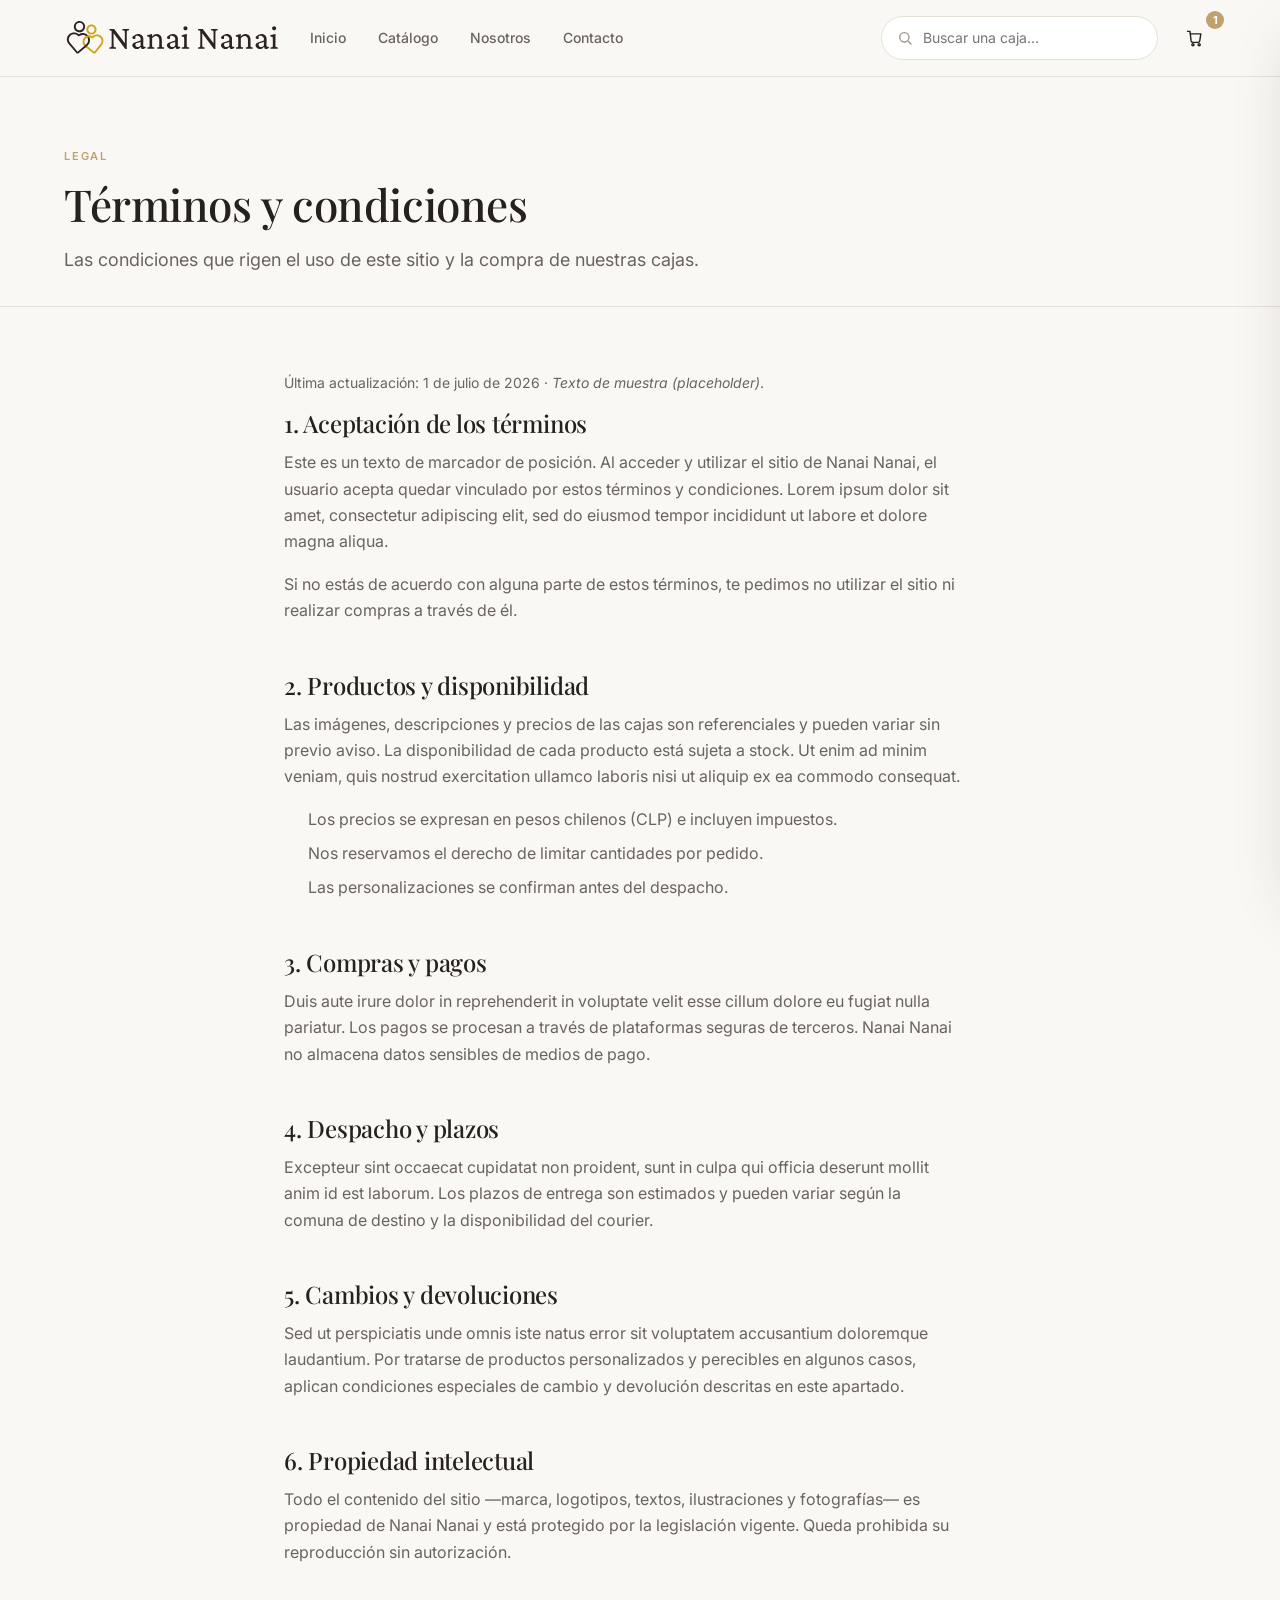
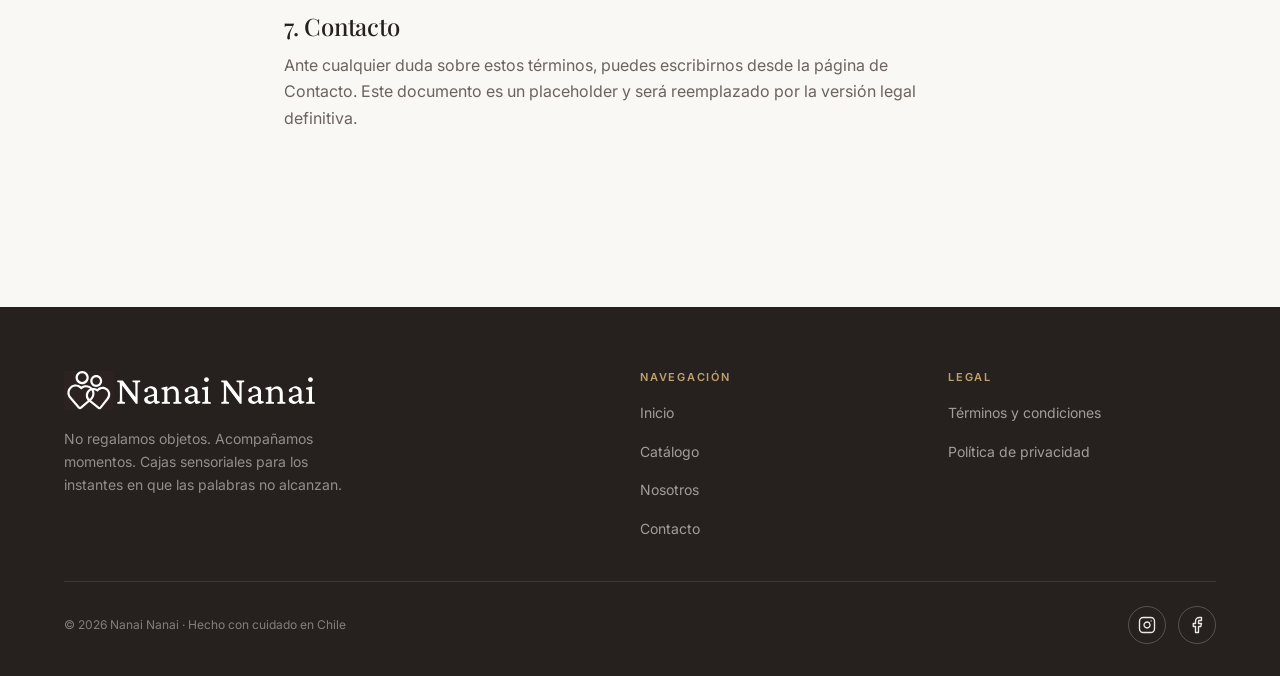
<file: tienda/terminos.html>
<!doctype html>
<html lang="es">
<head>
<meta charset="utf-8">
<meta name="viewport" content="width=device-width, initial-scale=1">
<title>Términos y condiciones · Nanai Nanai</title>
<meta name="description" content="Términos y condiciones de uso de Nanai Nanai.">
<link rel="preconnect" href="https://fonts.googleapis.com">
<link rel="preconnect" href="https://fonts.gstatic.com" crossorigin>
<link href="https://fonts.googleapis.com/css2?family=Playfair+Display:ital,wght@0,400;0,500;0,600;1,400;1,500&family=Inter:wght@400;500;600;700&display=swap" rel="stylesheet">
<link rel="icon" type="image/svg+xml" href="../images/favicon.svg">
<link rel="stylesheet" href="css/variables.css">
<link rel="stylesheet" href="css/base.css">
<link rel="stylesheet" href="css/components.css">
<link rel="stylesheet" href="css/pages.css">
</head>
<body>
<header class="navbar">
  <div class="container navbar__inner">
    <a class="navbar__brand" href="index.html" aria-label="Nanai Nanai · Inicio">
      <img src="../images/logo/landscape.svg" alt="Nanai Nanai">
    </a>
    <nav class="navbar__links" aria-label="Navegación principal">
      <a class="navbar__link" href="index.html">Inicio</a>
      <a class="navbar__link" href="catalogo.html">Catálogo</a>
      <a class="navbar__link" href="nosotros.html">Nosotros</a>
      <a class="navbar__link" href="contacto.html">Contacto</a>
    </nav>
    <div class="navbar__actions">
      <label class="search">
        <svg class="icon" width="16" height="16" viewBox="0 0 24 24" fill="none" stroke="currentColor" stroke-width="2" stroke-linecap="round"><circle cx="11" cy="11" r="7"/><path d="M21 21l-4-4"/></svg>
        <input type="search" placeholder="Buscar una caja…" aria-label="Buscar productos">
      </label>
      <button class="icon-btn" data-drawer-open aria-label="Abrir carrito">
        <svg width="20" height="20" viewBox="0 0 24 24" fill="none" stroke="currentColor" stroke-width="1.7" stroke-linecap="round" stroke-linejoin="round"><path d="M6 7h13l-1.3 8.5a2 2 0 0 1-2 1.7H9.3a2 2 0 0 1-2-1.7L6 4H3"/><circle cx="9.5" cy="20" r="1.3"/><circle cx="17" cy="20" r="1.3"/></svg><span class="badge-count" data-cart-badge>0</span>
      </button>
      <button class="icon-btn navbar__burger" data-burger aria-label="Abrir menú" aria-expanded="false"><svg width="20" height="20" viewBox="0 0 24 24" fill="none" stroke="currentColor" stroke-width="2" stroke-linecap="round"><path d="M4 7h16M4 12h16M4 17h16"/></svg></button>
    </div>
  </div>
</header>
<div class="overlay" data-overlay></div>
<aside class="drawer" data-drawer aria-hidden="true" aria-label="Carrito de compra">
  <div class="drawer__head">
    <h2 class="drawer__title">Tu carrito</h2>
    <button class="icon-btn" data-drawer-close aria-label="Cerrar carrito">✕</button>
  </div>
  <div class="drawer__body" data-drawer-lines></div>
  <div class="drawer__foot" data-drawer-foot>
    <div class="summary__row summary__row--total"><span>Subtotal</span><span class="price" data-drawer-subtotal>—</span></div>
    <a class="btn btn--dark btn--block btn--lg" href="checkout.html" style="margin-top:var(--space-4)">Ir a pagar</a>
    <a class="btn btn--ghost btn--block" href="carrito.html" style="margin-top:var(--space-2)">Ver carrito completo</a>
  </div>
</aside>
<main>
  <section class="page-hero">
    <div class="container">
      <span class="overline">Legal</span>
      <h1>Términos y condiciones</h1>
      <p class="lead">Las condiciones que rigen el uso de este sitio y la compra de nuestras cajas.</p>
    </div>
  </section>
  <section class="section">
    <div class="container legal">
      <p class="legal__updated">Última actualización: 1 de julio de 2026 · <em>Texto de muestra (placeholder)</em>.</p>

      <h2>1. Aceptación de los términos</h2>
      <p>Este es un texto de marcador de posición. Al acceder y utilizar el sitio de Nanai Nanai, el usuario acepta quedar vinculado por estos términos y condiciones. Lorem ipsum dolor sit amet, consectetur adipiscing elit, sed do eiusmod tempor incididunt ut labore et dolore magna aliqua.</p>
      <p>Si no estás de acuerdo con alguna parte de estos términos, te pedimos no utilizar el sitio ni realizar compras a través de él.</p>

      <h2>2. Productos y disponibilidad</h2>
      <p>Las imágenes, descripciones y precios de las cajas son referenciales y pueden variar sin previo aviso. La disponibilidad de cada producto está sujeta a stock. Ut enim ad minim veniam, quis nostrud exercitation ullamco laboris nisi ut aliquip ex ea commodo consequat.</p>
      <ul>
        <li>Los precios se expresan en pesos chilenos (CLP) e incluyen impuestos.</li>
        <li>Nos reservamos el derecho de limitar cantidades por pedido.</li>
        <li>Las personalizaciones se confirman antes del despacho.</li>
      </ul>

      <h2>3. Compras y pagos</h2>
      <p>Duis aute irure dolor in reprehenderit in voluptate velit esse cillum dolore eu fugiat nulla pariatur. Los pagos se procesan a través de plataformas seguras de terceros. Nanai Nanai no almacena datos sensibles de medios de pago.</p>

      <h2>4. Despacho y plazos</h2>
      <p>Excepteur sint occaecat cupidatat non proident, sunt in culpa qui officia deserunt mollit anim id est laborum. Los plazos de entrega son estimados y pueden variar según la comuna de destino y la disponibilidad del courier.</p>

      <h2>5. Cambios y devoluciones</h2>
      <p>Sed ut perspiciatis unde omnis iste natus error sit voluptatem accusantium doloremque laudantium. Por tratarse de productos personalizados y perecibles en algunos casos, aplican condiciones especiales de cambio y devolución descritas en este apartado.</p>

      <h2>6. Propiedad intelectual</h2>
      <p>Todo el contenido del sitio —marca, logotipos, textos, ilustraciones y fotografías— es propiedad de Nanai Nanai y está protegido por la legislación vigente. Queda prohibida su reproducción sin autorización.</p>

      <h2>7. Contacto</h2>
      <p>Ante cualquier duda sobre estos términos, puedes escribirnos desde la página de <a href="contacto.html">Contacto</a>. Este documento es un placeholder y será reemplazado por la versión legal definitiva.</p>
    </div>
  </section>
</main>
<footer class="footer">
  <div class="container">
    <div class="footer__grid">
      <div class="footer__brand">
        <img src="../images/logo/landscape_white.svg" alt="Nanai Nanai">
        <p>No regalamos objetos. Acompañamos momentos. Cajas sensoriales para los instantes en que las palabras no alcanzan.</p>
      </div>
      <div class="footer__col">
        <h4>Navegación</h4>
        <ul><li><a href="index.html">Inicio</a></li><li><a href="catalogo.html">Catálogo</a></li><li><a href="nosotros.html">Nosotros</a></li><li><a href="contacto.html">Contacto</a></li></ul>
      </div>
      <div class="footer__col">
        <h4>Legal</h4>
        <ul><li><a href="terminos.html">Términos y condiciones</a></li><li><a href="privacidad.html">Política de privacidad</a></li></ul>
      </div>
    </div>
    <div class="footer__bottom">
      <span>© 2026 Nanai Nanai · Hecho con cuidado en Chile</span>
      <div class="footer__social"><a href="#" aria-label="Instagram"><svg width="18" height="18" viewBox="0 0 24 24" fill="none" stroke="currentColor" stroke-width="1.8" stroke-linecap="round" stroke-linejoin="round"><rect x="2" y="2" width="20" height="20" rx="5" ry="5"/><path d="M16 11.37A4 4 0 1 1 12.63 8 4 4 0 0 1 16 11.37z"/><line x1="17.5" y1="6.5" x2="17.51" y2="6.5"/></svg></a><a href="#" aria-label="Facebook"><svg width="18" height="18" viewBox="0 0 24 24" fill="none" stroke="currentColor" stroke-width="1.8" stroke-linecap="round" stroke-linejoin="round"><path d="M18 2h-3a5 5 0 0 0-5 5v3H7v4h3v8h4v-8h3l1-4h-4V7a1 1 0 0 1 1-1h3z"/></svg></a></div>
    </div>
  </div>
</footer>
<script src="js/data.js"></script>
<script src="js/cart.js"></script>
<script src="js/tienda.js"></script>
</body>
</html>
</file>
<file: tienda/css/variables.css>
/* ============================================================
   NANAI NANAI · E-COMMERCE MVP
   variables.css — Design Tokens (única fuente de verdad)
   ------------------------------------------------------------
   Todo el sistema visual se controla desde aquí. Ningún valor
   cromático, tipográfico ni de espaciado debe escribirse
   "hardcodeado" en los componentes: siempre vía var(--token).
   ============================================================ */

:root {

  /* ----------------------------------------------------------
     1. PALETA DE MARCA
     ---------------------------------------------------------- */
  --color-brand-primary: #bfa16f;   /* Dorado soft / Ocre · CTA y acentos     */
  --color-brand-primary-dark: #a5885a; /* Hover del dorado                     */
  --color-brand-primary-soft: #f0e8db; /* Wash dorado para fondos suaves       */

  --color-bg-main:  #faf8f5;         /* Fondo general crema / off-white        */
  --color-bg-elevated: #ffffff;      /* Superficies (cards, panels)            */
  --color-bg-sunken: #f3efe9;        /* Fondos hundidos / secciones alternas   */

  --color-text-dark:  #26211e;       /* Gris casi negro · máxima elegancia     */
  --color-text-muted: #6b635d;       /* Gris medio · descripciones             */
  --color-text-soft:  #9a938c;       /* Gris claro · metadatos, captions       */

  --color-line:  #e7e0d7;            /* Bordes y divisores sutiles             */
  --color-line-strong: #d8cfc2;      /* Bordes de inputs / foco                */

  /* ----------------------------------------------------------
     2. TERRITORIOS (modificadores de componentes)
     Cada territorio = tinte pálido (bg) + tinta profunda (ink)
     para asegurar contraste AA en tags y chips.
     ---------------------------------------------------------- */
  --color-territorio-contencion:      #e6cfcd;  /* Rosa viejo pálido           */
  --color-territorio-contencion-ink:  #8a5a56;
  --color-territorio-memoria:         #ebd9c5;  /* Beige cálido                */
  --color-territorio-memoria-ink:     #8a6b45;
  --color-territorio-renacer:         #cbdad5;  /* Verde/azul agua apagado     */
  --color-territorio-renacer-ink:     #4f6f63;

  /* ----------------------------------------------------------
     3. ESTADO / FEEDBACK
     ---------------------------------------------------------- */
  --color-success: #6f8f7a;
  --color-danger:  #b06a5f;
  --color-star:    #d9b24a;          /* Estrellas de rating                    */
  --color-overlay: rgba(38, 33, 30, 0.55); /* Fondo modal / drawer            */

  /* ----------------------------------------------------------
     4. TIPOGRAFÍA
     ---------------------------------------------------------- */
  --font-titles: 'Playfair Display', 'Times New Roman', serif;
  --font-body:   'Inter', 'Helvetica Neue', Arial, sans-serif;

  /* Escala tipográfica modular (base 16px) */
  --fs-2xs: 0.6875rem;   /* 11px · tags, overlines            */
  --fs-xs:  0.75rem;     /* 12px · captions                   */
  --fs-sm:  0.875rem;    /* 14px · UI, labels                 */
  --fs-md:  1rem;        /* 16px · cuerpo                     */
  --fs-lg:  1.125rem;    /* 18px · lead                       */
  --fs-xl:  1.5rem;      /* 24px · subtítulos                 */
  --fs-2xl: 2rem;        /* 32px · h2                         */
  --fs-3xl: 2.75rem;     /* 44px · h1                         */
  --fs-4xl: 3.75rem;     /* 60px · hero display               */

  --lh-tight: 1.12;
  --lh-snug:  1.3;
  --lh-body:  1.65;

  --tracking-wide:  0.08em;
  --tracking-wider: 0.16em;   /* overlines en mayúsculas       */

  --fw-regular: 400;
  --fw-medium:  500;
  --fw-semibold: 600;
  --fw-bold:    700;

  /* ----------------------------------------------------------
     5. ESPACIADO (escala 4px)
     ---------------------------------------------------------- */
  --space-1:  0.25rem;   /* 4px  */
  --space-2:  0.5rem;    /* 8px  */
  --space-3:  0.75rem;   /* 12px */
  --space-4:  1rem;      /* 16px */
  --space-5:  1.5rem;    /* 24px */
  --space-6:  2rem;      /* 32px */
  --space-7:  2.5rem;    /* 40px */
  --space-8:  3rem;      /* 48px */
  --space-9:  4rem;      /* 64px */
  --space-10: 6rem;      /* 96px */

  /* ----------------------------------------------------------
     6. BORDES, RADIOS Y SOMBRAS
     ---------------------------------------------------------- */
  --radius-premium: 16px;   /* imágenes, cards                */
  --radius-button:  24px;   /* botones tipo píldora           */
  --radius-sm:      8px;     /* inputs, chips                 */
  --radius-pill:    999px;

  --border-hairline: 1px solid var(--color-line);

  --shadow-sm:  0 1px 2px rgba(38, 33, 30, 0.05);
  --shadow-md:  0 8px 24px -12px rgba(38, 33, 30, 0.18);
  --shadow-lg:  0 24px 60px -24px rgba(38, 33, 30, 0.28);

  /* ----------------------------------------------------------
     7. LAYOUT
     ---------------------------------------------------------- */
  --container-max: 1200px;
  --container-pad: var(--space-5);
  --navbar-h: 76px;

  /* ----------------------------------------------------------
     8. MOVIMIENTO Y ELEVACIÓN
     ---------------------------------------------------------- */
  --transition-smooth: all 0.3s ease;
  --transition-fast: all 0.18s ease;

  --z-drawer:  60;
  --z-navbar:  50;
  --z-overlay: 55;
}
</file>
<file: tienda/css/base.css>
/* ============================================================
   NANAI NANAI · base.css
   Reset moderno + tipografía + primitivas de layout + utilidades
   ============================================================ */

/* ---------- Reset ---------- */
*, *::before, *::after { box-sizing: border-box; }
* { margin: 0; }

html { -webkit-text-size-adjust: 100%; scroll-behavior: smooth; }

body {
  font-family: var(--font-body);
  font-size: var(--fs-md);
  line-height: var(--lh-body);
  color: var(--color-text-dark);
  background: var(--color-bg-main);
  -webkit-font-smoothing: antialiased;
  text-rendering: optimizeLegibility;
  min-height: 100vh;
}

img, picture, svg { display: block; max-width: 100%; }
img { height: auto; }

button, input, textarea, select { font: inherit; color: inherit; }
button { cursor: pointer; background: none; border: none; }

a { color: inherit; text-decoration: none; transition: var(--transition-fast); }

ul, ol { list-style: none; padding: 0; }

:focus-visible {
  outline: 2px solid var(--color-brand-primary);
  outline-offset: 2px;
  border-radius: 4px;
}

/* ---------- Tipografía ---------- */
h1, h2, h3, h4 {
  font-family: var(--font-titles);
  font-weight: var(--fw-medium);
  line-height: var(--lh-tight);
  color: var(--color-text-dark);
  letter-spacing: -0.01em;
}
h1 { font-size: var(--fs-3xl); }
h2 { font-size: var(--fs-2xl); }
h3 { font-size: var(--fs-xl); }

p { max-width: 68ch; }

/* Overline · etiqueta de sección en mayúsculas espaciadas */
.overline {
  font-family: var(--font-body);
  font-size: var(--fs-2xs);
  font-weight: var(--fw-semibold);
  letter-spacing: var(--tracking-wider);
  text-transform: uppercase;
  color: var(--color-brand-primary);
}

.lead {
  font-size: var(--fs-lg);
  color: var(--color-text-muted);
  line-height: var(--lh-body);
}

.muted { color: var(--color-text-muted); }
.soft  { color: var(--color-text-soft); }

/* ---------- Layout primitives ---------- */
.container {
  width: 100%;
  max-width: var(--container-max);
  margin-inline: auto;
  padding-inline: var(--container-pad);
}

.section { padding-block: var(--space-9); }
.section--tight { padding-block: var(--space-7); }
.section--sunken { background: var(--color-bg-sunken); }

.section-head {
  display: flex;
  flex-direction: column;
  gap: var(--space-2);
  margin-bottom: var(--space-7);
  max-width: 62ch;
}
.section-head--center {
  align-items: center;
  text-align: center;
  margin-inline: auto;
}

/* Rejilla utilitaria responsive de auto-ajuste */
.grid { display: grid; gap: var(--space-5); }
.grid--3 { grid-template-columns: repeat(3, 1fr); }
.grid--auto {
  grid-template-columns: repeat(auto-fill, minmax(260px, 1fr));
}

/* ---------- Utilidades ---------- */
.stack > * + * { margin-top: var(--space-4); }
.cluster { display: flex; flex-wrap: wrap; align-items: center; gap: var(--space-3); }
.visually-hidden {
  position: absolute; width: 1px; height: 1px;
  padding: 0; margin: -1px; overflow: hidden;
  clip: rect(0 0 0 0); white-space: nowrap; border: 0;
}

.divider { height: 1px; background: var(--color-line); border: 0; }

/* ---------- Responsive base ---------- */
@media (max-width: 900px) {
  h1 { font-size: var(--fs-2xl); }
  .grid--3 { grid-template-columns: 1fr 1fr; }
  .section { padding-block: var(--space-7); }
}
@media (max-width: 560px) {
  :root { --container-pad: var(--space-4); }
  .grid--3, .grid--auto { grid-template-columns: 1fr; }
}
</file>
<file: tienda/css/components.css>
/* ============================================================
   NANAI NANAI · components.css
   Biblioteca de componentes reutilizables del Design System.
   Convención: .bloque, .bloque__elemento, .bloque--modificador
   ============================================================ */

/* ============================================================
   1. ÁTOMOS · BOTONES
   ============================================================ */
.btn {
  display: inline-flex;
  align-items: center;
  justify-content: center;
  gap: var(--space-2);
  font-family: var(--font-body);
  font-size: var(--fs-sm);
  font-weight: var(--fw-semibold);
  letter-spacing: 0.01em;
  line-height: 1;
  padding: 0.85em 1.6em;
  border-radius: var(--radius-button);
  border: 1px solid transparent;
  transition: var(--transition-smooth);
  white-space: nowrap;
  user-select: none;
}
.btn:active { transform: translateY(1px); }

/* Primario · dorado de marca */
.btn--primary {
  background: var(--color-brand-primary);
  color: #fff;
  box-shadow: var(--shadow-sm);
}
.btn--primary:hover {
  background: var(--color-brand-primary-dark);
  box-shadow: var(--shadow-md);
}

/* Primario oscuro · para CTA de máxima jerarquía */
.btn--dark {
  background: var(--color-text-dark);
  color: var(--color-bg-main);
}
.btn--dark:hover { background: #000; box-shadow: var(--shadow-md); }

/* Secundario · píldora fantasma con borde 1px */
.btn--secondary {
  background: transparent;
  color: var(--color-text-dark);
  border-color: var(--color-line-strong);
}
.btn--secondary:hover {
  border-color: var(--color-text-dark);
  background: rgba(38, 33, 30, 0.03);
}

/* Enlace-botón discreto */
.btn--ghost {
  padding-inline: 0.4em;
  background: transparent;
  color: var(--color-text-dark);
}
.btn--ghost:hover { color: var(--color-brand-primary); }

.btn--block { width: 100%; }
.btn--lg { font-size: var(--fs-md); padding: 1.05em 2em; }

.btn:disabled,
.btn[aria-disabled="true"] {
  opacity: 0.45;
  cursor: not-allowed;
  pointer-events: none;
}

/* Ícono dentro de botón */
.btn .icon { width: 1.1em; height: 1.1em; }

/* ============================================================
   2. ÁTOMOS · FORMULARIOS
   ============================================================ */
.field { display: flex; flex-direction: column; gap: var(--space-2); }

.label {
  font-size: var(--fs-sm);
  font-weight: var(--fw-medium);
  color: var(--color-text-dark);
}
.label .req { color: var(--color-danger); }
.field__hint { font-size: var(--fs-xs); color: var(--color-text-muted); }

.input,
.textarea,
.select {
  width: 100%;
  font-size: var(--fs-md);
  color: var(--color-text-dark);
  background: var(--color-bg-elevated);
  border: 1px solid var(--color-line-strong);
  border-radius: var(--radius-sm);
  padding: 0.8em 1em;
  transition: var(--transition-fast);
}
.input::placeholder,
.textarea::placeholder { color: var(--color-text-soft); }

.input:focus,
.textarea:focus,
.select:focus {
  outline: none;
  border-color: var(--color-brand-primary);
  box-shadow: 0 0 0 3px var(--color-brand-primary-soft);
}

.textarea { min-height: 120px; resize: vertical; line-height: var(--lh-body); }

/* Variante minimalista con borde inferior */
.input--underline {
  border: 0;
  border-bottom: 1px solid var(--color-line-strong);
  border-radius: 0;
  padding-inline: 0;
  background: transparent;
}
.input--underline:focus { box-shadow: none; border-bottom-color: var(--color-brand-primary); }

/* Select con caret propio */
.select {
  appearance: none;
  background-image: url("data:image/svg+xml,%3Csvg xmlns='http://www.w3.org/2000/svg' width='12' height='8' viewBox='0 0 12 8'%3E%3Cpath d='M1 1l5 5 5-5' fill='none' stroke='%236b635d' stroke-width='1.5' stroke-linecap='round'/%3E%3C/svg%3E");
  background-repeat: no-repeat;
  background-position: right 1em center;
  padding-right: 2.6em;
  cursor: pointer;
}

/* Contador de caracteres */
.char-counter {
  align-self: flex-end;
  font-size: var(--fs-xs);
  color: var(--color-text-soft);
  font-variant-numeric: tabular-nums;
}
.char-counter.is-limit { color: var(--color-danger); }

/* ============================================================
   3. ÁTOMOS · PÍLDORAS Y TAGS
   ============================================================ */

/* Píldora seleccionable (adicionales, opciones) */
.pill {
  display: inline-flex;
  align-items: center;
  gap: var(--space-2);
  font-size: var(--fs-sm);
  font-weight: var(--fw-medium);
  color: var(--color-text-dark);
  background: var(--color-bg-elevated);
  border: 1px solid var(--color-line-strong);
  border-radius: var(--radius-pill);
  padding: 0.55em 1.1em;
  transition: var(--transition-fast);
}
.pill:hover { border-color: var(--color-text-muted); }
.pill.is-selected,
.pill[aria-pressed="true"] {
  background: var(--color-text-dark);
  border-color: var(--color-text-dark);
  color: #fff;
}
.pill__price { font-size: var(--fs-xs); opacity: 0.7; }

/* Tag de territorio · modificadores cromáticos */
.tag {
  display: inline-flex;
  align-items: center;
  align-self: flex-start; /* evita estirarse en contenedores flex-column */
  width: fit-content;
  gap: 0.4em;
  font-size: var(--fs-2xs);
  font-weight: var(--fw-semibold);
  letter-spacing: var(--tracking-wide);
  text-transform: uppercase;
  padding: 0.35em 0.75em;
  border-radius: var(--radius-pill);
  background: var(--color-line);
  color: var(--color-text-dark);
}
.tag::before {
  content: "";
  width: 6px; height: 6px; border-radius: 50%;
  background: currentColor; opacity: 0.85;
}
.tag--contencion { background: var(--color-territorio-contencion); color: var(--color-territorio-contencion-ink); }
.tag--memoria    { background: var(--color-territorio-memoria);    color: var(--color-territorio-memoria-ink); }
.tag--renacer    { background: var(--color-territorio-renacer);    color: var(--color-territorio-renacer-ink); }

/* Badge numérico (carrito) */
.badge-count {
  position: absolute;
  top: -6px; right: -8px;
  min-width: 18px; height: 18px;
  padding: 0 5px;
  display: inline-flex; align-items: center; justify-content: center;
  font-size: 11px; font-weight: var(--fw-bold);
  color: #fff; background: var(--color-brand-primary);
  border-radius: var(--radius-pill);
  line-height: 1;
}

/* Rating estrellas */
.rating { display: inline-flex; align-items: center; gap: var(--space-2); }
.rating__stars { display: inline-flex; color: var(--color-star); letter-spacing: 1px; }
.rating__count { font-size: var(--fs-sm); color: var(--color-text-muted); }
.rating__count a { text-decoration: underline; text-underline-offset: 2px; }

/* Precio */
.price { font-family: var(--font-body); font-weight: var(--fw-semibold); font-size: var(--fs-xl); color: var(--color-text-dark); font-variant-numeric: tabular-nums; }
.price small { font-family: var(--font-body); font-weight: var(--fw-regular, 400); font-size: var(--fs-sm); color: var(--color-text-muted); }

/* ============================================================
   4. LAYOUT · NAVBAR
   ============================================================ */
.navbar {
  position: sticky; top: 0; z-index: var(--z-navbar);
  background: color-mix(in srgb, var(--color-bg-main) 88%, transparent);
  backdrop-filter: saturate(140%) blur(10px);
  border-bottom: 1px solid var(--color-line);
}
.navbar__inner {
  min-height: var(--navbar-h);
  display: flex; align-items: center; gap: var(--space-6);
}
.navbar__brand { flex-shrink: 0; }
.navbar__brand img { height: 34px; width: auto; }

.navbar__links {
  display: flex; align-items: center; gap: var(--space-6);
  margin-right: auto;
}
.navbar__link {
  font-size: var(--fs-sm);
  font-weight: var(--fw-medium);
  color: var(--color-text-muted);
  position: relative;
  padding-block: var(--space-2);
}
.navbar__link:hover,
.navbar__link.is-active { color: var(--color-text-dark); }
.navbar__link.is-active::after {
  content: ""; position: absolute; left: 0; bottom: 0;
  width: 100%; height: 2px; background: var(--color-brand-primary);
  border-radius: var(--radius-pill);
}

.navbar__actions { display: flex; align-items: center; gap: var(--space-4); }

/* Búsqueda sutil */
.search {
  display: flex; align-items: center; gap: var(--space-2);
  background: var(--color-bg-elevated);
  border: 1px solid var(--color-line);
  border-radius: var(--radius-pill);
  padding: 0.5em 0.9em;
  min-width: 210px;
  transition: var(--transition-fast);
}
.search:focus-within { border-color: var(--color-brand-primary); }
.search .icon { color: var(--color-text-soft); flex-shrink: 0; }
.search input {
  border: 0; background: transparent; outline: none;
  font-size: var(--fs-sm); width: 100%;
}

.icon-btn {
  position: relative;
  display: inline-flex; align-items: center; justify-content: center;
  width: 42px; height: 42px; border-radius: 50%;
  color: var(--color-text-dark);
  transition: var(--transition-fast);
}
.icon-btn:hover { background: var(--color-bg-sunken); }

.navbar__burger { display: none; }
.navbar__close {
  display: none;
  position: absolute; top: var(--space-4); right: var(--space-4);
}

/* ============================================================
   5. LAYOUT · FOOTER
   ============================================================ */
.footer {
  background: var(--color-text-dark);
  color: color-mix(in srgb, var(--color-bg-main) 72%, transparent);
  padding-block: var(--space-9) var(--space-6);
  margin-top: var(--space-10);
}
.footer a { color: inherit; opacity: 0.8; }
.footer a:hover { opacity: 1; color: var(--color-brand-primary); }

.footer__grid {
  display: grid;
  grid-template-columns: 2fr 1fr 1fr;
  gap: var(--space-7);
  padding-bottom: var(--space-7);
  border-bottom: 1px solid rgba(255,255,255,0.1);
}
.footer__brand img { height: 40px; width: auto; margin-bottom: var(--space-4); }
.footer__brand p { font-size: var(--fs-sm); opacity: 0.7; max-width: 34ch; }

.footer__col h4 {
  font-family: var(--font-body);
  font-size: var(--fs-2xs);
  font-weight: var(--fw-semibold);
  letter-spacing: var(--tracking-wider);
  text-transform: uppercase;
  color: var(--color-brand-primary);
  margin-bottom: var(--space-4);
}
.footer__col li + li { margin-top: var(--space-3); }
.footer__col a { font-size: var(--fs-sm); }

.footer__bottom {
  display: flex; flex-wrap: wrap; align-items: center;
  justify-content: space-between; gap: var(--space-4);
  padding-top: var(--space-5);
  font-size: var(--fs-xs);
}
.footer__bottom > span { opacity: 0.6; }

.footer__social { display: flex; gap: var(--space-3); }
.footer__social a {
  width: 38px; height: 38px; border-radius: 50%;
  display: inline-flex; align-items: center; justify-content: center;
  border: 1px solid rgba(255,255,255,0.22);
  color: rgba(255,255,255,0.9); opacity: 1;
  transition: var(--transition-smooth, all 0.2s ease);
}
.footer__social a:hover {
  background: var(--color-brand-primary);
  border-color: var(--color-brand-primary);
  color: var(--color-text-dark); opacity: 1;
  transform: translateY(-2px);
}
.footer__social svg { display: block; }

/* ============================================================
   6. ORGANISMO · TARJETA DE PRODUCTO
   ============================================================ */
.product-card {
  display: flex; flex-direction: column;
  background: var(--color-bg-elevated);
  border: 1px solid var(--color-line);
  border-radius: var(--radius-premium);
  overflow: hidden;
  transition: var(--transition-smooth);
}
.product-card:hover {
  transform: translateY(-4px);
  box-shadow: var(--shadow-md);
  border-color: var(--color-line-strong);
}
.product-card__media {
  position: relative;
  aspect-ratio: 1 / 1;
  overflow: hidden;
  background: var(--color-bg-sunken);
}
.product-card__media img {
  width: 100%; height: 100%; object-fit: cover;
  transition: transform 0.6s ease;
}
.product-card:hover .product-card__media img { transform: scale(1.05); }

.product-card__tag { position: absolute; top: var(--space-3); left: var(--space-3); }

.product-card__badge {
  position: absolute; top: var(--space-3); right: var(--space-3);
  background: var(--color-bg-elevated); color: var(--color-text-dark);
  font-size: var(--fs-2xs); font-weight: 600;
  letter-spacing: var(--tracking-wide);
  padding: 3px 9px; border-radius: var(--radius-pill);
  box-shadow: var(--shadow-sm);
}

.product-card__stock {
  font-size: var(--fs-xs); font-weight: 600;
  color: #b06a3d; letter-spacing: var(--tracking-wide);
}

.product-card__body {
  display: flex; flex-direction: column; gap: var(--space-2);
  padding: var(--space-4) var(--space-5) var(--space-5);
  flex: 1;
}
.product-card__title {
  font-family: var(--font-titles);
  font-size: var(--fs-lg);
  color: var(--color-text-dark);
}
.product-card__title a { color: inherit; text-decoration: none; }
.product-card__title a:hover { text-decoration: underline; text-underline-offset: 3px; }
.product-card__desc { font-size: var(--fs-sm); color: var(--color-text-muted); }
.product-card__foot {
  display: flex; align-items: baseline; gap: var(--space-2);
  margin-top: auto; padding-top: var(--space-3);
}
.product-card__price {
  font-family: var(--font-body);
  font-weight: var(--fw-semibold);
  font-size: var(--fs-xl);
  color: var(--color-text-dark);
  font-variant-numeric: tabular-nums;
  line-height: 1.1;
}

/* Botón "Agregar al carro" · visible al hover (desktop), siempre en táctil */
.product-card__add { width: 100%; margin-top: var(--space-3); }
@media (hover: hover) {
  .product-card__add {
    opacity: 0; max-height: 0; margin-top: 0; overflow: hidden;
    pointer-events: none;
    transition: opacity 0.18s ease, max-height 0.28s ease, margin-top 0.28s ease;
  }
  .product-card:hover .product-card__add,
  .product-card:focus-within .product-card__add {
    opacity: 1; max-height: 60px; margin-top: var(--space-3); pointer-events: auto;
  }
}

/* Variante compacta (home) */
.product-card--mini .product-card__body { padding: var(--space-3) var(--space-4) var(--space-4); gap: var(--space-1); }
.product-card--mini .product-card__title { font-size: var(--fs-md); line-height: var(--lh-tight, 1.25); }
.product-card--mini .product-card__price { font-size: var(--fs-lg); }

/* Estado agotado */
.product-card--soldout .product-card__media::after {
  content: "Agotado";
  position: absolute; inset: 0;
  display: flex; align-items: center; justify-content: center;
  font-family: var(--font-titles); font-size: var(--fs-lg);
  letter-spacing: var(--tracking-wide);
  color: #fff; background: var(--color-overlay);
}
.product-card--soldout .product-card__media img { filter: grayscale(0.4); }

/* ============================================================
   7. ORGANISMO · DRAWER (Carrito lateral)
   ============================================================ */
.overlay {
  position: fixed; inset: 0; z-index: var(--z-overlay);
  background: var(--color-overlay);
  opacity: 0; visibility: hidden; transition: var(--transition-smooth);
}
.overlay.is-open { opacity: 1; visibility: visible; }

.drawer {
  position: fixed; top: 0; right: 0; z-index: var(--z-drawer);
  width: min(420px, 92vw); height: 100%;
  background: var(--color-bg-main);
  box-shadow: var(--shadow-lg);
  display: flex; flex-direction: column;
  transform: translateX(100%);
  transition: transform 0.35s cubic-bezier(0.4, 0, 0.2, 1);
}
.drawer.is-open { transform: translateX(0); }
.drawer__head {
  display: flex; align-items: center; justify-content: space-between;
  padding: var(--space-5); border-bottom: 1px solid var(--color-line);
}
.drawer__title { font-size: var(--fs-xl); }
.drawer__body { flex: 1; overflow-y: auto; padding: var(--space-5); }
.drawer__foot { padding: var(--space-5); border-top: 1px solid var(--color-line); background: var(--color-bg-elevated); }

/* Línea de ítem en carrito / drawer */
.cart-line { display: flex; gap: var(--space-4); padding-block: var(--space-4); }
.cart-line + .cart-line { border-top: 1px solid var(--color-line); }
.cart-line__media {
  width: 84px; height: 84px; flex-shrink: 0;
  border-radius: var(--radius-sm); overflow: hidden; background: var(--color-bg-sunken);
}
.cart-line__media img { width: 100%; height: 100%; object-fit: cover; }
.cart-line__info { flex: 1; display: flex; flex-direction: column; gap: var(--space-1); }
.cart-line__title { font-family: var(--font-titles); font-size: var(--fs-md); }
.cart-line__meta { font-size: var(--fs-xs); color: var(--color-text-muted); }
.cart-line__price { font-weight: var(--fw-semibold); }

/* Stepper de cantidad */
.qty {
  display: inline-flex; align-items: center;
  border: 1px solid var(--color-line-strong);
  border-radius: var(--radius-pill);
  overflow: hidden;
}
.qty button { width: 30px; height: 30px; font-size: var(--fs-md); color: var(--color-text-muted); }
.qty button:hover { color: var(--color-text-dark); background: var(--color-bg-sunken); }
.qty output { min-width: 28px; text-align: center; font-size: var(--fs-sm); font-variant-numeric: tabular-nums; }

/* ============================================================
   8. MOLÉCULA · ACORDEÓN / TABS DE DETALLE
   ============================================================ */
.accordion { border-top: 1px solid var(--color-line); }
.accordion__item { border-bottom: 1px solid var(--color-line); }
.accordion__trigger {
  width: 100%; display: flex; align-items: center; justify-content: space-between;
  padding: var(--space-5) 0;
  font-family: var(--font-titles); font-size: var(--fs-lg); text-align: left;
}
.accordion__trigger .chev { transition: transform 0.3s ease; color: var(--color-text-muted); }
.accordion__trigger[aria-expanded="true"] .chev { transform: rotate(180deg); }
.accordion__panel {
  display: grid; grid-template-rows: 0fr;
  transition: grid-template-rows 0.3s ease;
}
.accordion__panel[data-open="true"] { grid-template-rows: 1fr; }
.accordion__panel > div { overflow: hidden; }
.accordion__panel-inner { padding-bottom: var(--space-5); color: var(--color-text-muted); }

/* Lista de contenido de caja */
.content-list { display: grid; gap: var(--space-3); }
.content-list li {
  display: flex; gap: var(--space-3); align-items: flex-start;
  font-size: var(--fs-sm); color: var(--color-text-dark);
}
.content-list li::before {
  content: ""; flex-shrink: 0; margin-top: 0.55em;
  width: 6px; height: 6px; border-radius: 50%;
  background: var(--color-brand-primary);
}

/* Nota / aviso de despacho */
.note {
  background: var(--color-brand-primary-soft);
  border-left: 3px solid var(--color-brand-primary);
  border-radius: var(--radius-sm);
  padding: var(--space-4) var(--space-5);
  font-size: var(--fs-sm);
  color: var(--color-text-muted);
}
.note strong { color: var(--color-text-dark); }
.note ul { list-style: none; display: grid; gap: var(--space-2); margin-top: var(--space-2); }
.note li { padding-left: var(--space-4); position: relative; }
.note li::before { content: "·"; position: absolute; left: var(--space-1); color: var(--color-brand-primary); font-weight: 700; }

/* ============================================================
   9. RESPONSIVE de componentes
   ============================================================ */
@media (max-width: 860px) {
  .search { display: none; }
  .navbar__burger { display: inline-flex; }
  .navbar__actions { margin-left: auto; }   /* carrito + menú alineados a la derecha */
  .footer__grid { grid-template-columns: 1fr 1fr; }

  /* Sin backdrop-filter en mobile: evita que el panel fixed se ancle al navbar
     (backdrop-filter crea un bloque contenedor para hijos position:fixed). */
  .navbar { -webkit-backdrop-filter: none; backdrop-filter: none; background: var(--color-bg-main); }

  /* Menú móvil: panel lateral que entra desde la derecha, igual que el drawer del carrito */
  .navbar__links {
    display: flex;
    position: fixed; top: 0; right: 0; z-index: var(--z-drawer);
    width: min(300px, 82vw); height: 100%;
    flex-direction: column; align-items: stretch; justify-content: flex-start; gap: 0;
    margin: 0;
    background: var(--color-bg-main);
    box-shadow: var(--shadow-lg);
    padding: calc(var(--navbar-h) + var(--space-2)) var(--space-5) var(--space-6);
    transform: translateX(100%);
    transition: transform 0.35s cubic-bezier(0.4, 0, 0.2, 1);
  }
  .navbar__links.is-open { transform: translateX(0); }
  .navbar__link {
    width: 100%; padding: var(--space-4) 0;
    border-bottom: 1px solid var(--color-line);
    font-size: var(--fs-md); color: var(--color-text-dark);
  }
  .navbar__link.is-active::after { display: none; }
  .navbar__close { display: inline-flex; }
}
@media (max-width: 560px) {
  .footer__grid { grid-template-columns: 1fr; }
}
</file>
<file: tienda/css/pages.css>
/* ============================================================
   NANAI NANAI · pages.css
   Estilos de composición para las 5 vistas + Design System.
   ============================================================ */

/* ============================================================
   HOME · HERO
   ============================================================ */
.hero {
  position: relative;
  min-height: min(78vh, 640px);
  display: flex; align-items: center;
  border-radius: var(--radius-premium);
  overflow: hidden;
  margin-top: var(--space-6);
  color: #fff;
  isolation: isolate;
}
.hero__bg {
  position: absolute; inset: 0; z-index: -2;
  width: 100%; height: 100%; object-fit: cover;
}
.hero::after { /* velo emocional en baja opacidad */
  content: ""; position: absolute; inset: 0; z-index: -1;
  background:
    linear-gradient(90deg, rgba(38,33,30,0.82) 0%, rgba(38,33,30,0.5) 55%, rgba(38,33,30,0.15) 100%);
}
.hero__inner { padding: var(--space-8); max-width: 640px; }
.hero__title {
  color: #fff;
  font-size: var(--fs-4xl);
  line-height: 1.05;
  margin-block: var(--space-4);
}
.hero__title em { font-style: italic; color: var(--color-brand-primary); }
.hero__lead { color: rgba(255,255,255,0.85); font-size: var(--fs-lg); max-width: 46ch; }
.hero__actions { display: flex; flex-wrap: wrap; gap: var(--space-3); margin-top: var(--space-6); }
.hero .overline { color: var(--color-brand-primary); }

/* ============================================================
   HOME · GRILLA DE TERRITORIOS
   ============================================================ */
.territory-grid { display: grid; grid-template-columns: repeat(3, 1fr); gap: var(--space-5); }
.territory-card {
  position: relative;
  display: flex; flex-direction: column; justify-content: flex-end;
  min-height: 320px;
  padding: var(--space-6);
  border-radius: var(--radius-premium);
  overflow: hidden;
  color: var(--color-text-dark);
  transition: var(--transition-smooth);
}
.territory-card:hover { transform: translateY(-4px); box-shadow: var(--shadow-md); }
.territory-card--contencion { background: var(--color-territorio-contencion); }
.territory-card--memoria    { background: var(--color-territorio-memoria); }
.territory-card--renacer    { background: var(--color-territorio-renacer); }
.territory-card__num {
  font-family: var(--font-titles); font-size: var(--fs-2xl);
  opacity: 0.35; margin-bottom: auto;
}
.territory-card__title { font-size: var(--fs-2xl); margin-bottom: var(--space-2); }
.territory-card__desc { font-size: var(--fs-sm); color: var(--color-text-dark); opacity: 0.75; max-width: 30ch; }
.territory-card__link {
  margin-top: var(--space-4);
  font-size: var(--fs-sm); font-weight: var(--fw-semibold);
  display: inline-flex; align-items: center; gap: var(--space-2);
}
.territory-card__link::after { content: "→"; transition: var(--transition-fast); }
.territory-card:hover .territory-card__link::after { transform: translateX(4px); }

/* ============================================================
   PLP · CATÁLOGO
   ============================================================ */
.plp-head {
  display: flex; flex-wrap: wrap; align-items: flex-end;
  justify-content: space-between; gap: var(--space-5);
  margin-bottom: var(--space-6);
}
.filter-bar { display: flex; flex-wrap: wrap; gap: var(--space-3); }
.filter-chip {
  font-size: var(--fs-sm); font-weight: var(--fw-medium);
  padding: 0.5em 1.1em; border-radius: var(--radius-pill);
  border: 1px solid var(--color-line-strong);
  color: var(--color-text-muted); background: var(--color-bg-elevated);
  transition: var(--transition-fast);
}
.filter-chip:hover { border-color: var(--color-text-muted); color: var(--color-text-dark); }
.filter-chip.is-active {
  background: var(--color-text-dark); border-color: var(--color-text-dark); color: #fff;
}
.plp-count { font-size: var(--fs-sm); color: var(--color-text-muted); }

/* Oculta cards filtradas */
.product-card.is-hidden { display: none; }

/* ============================================================
   PDP · DETALLE DE PRODUCTO
   ============================================================ */
.pdp { display: grid; grid-template-columns: 1.35fr 0.85fr; gap: var(--space-8); align-items: start; }

/* Galería */
.gallery {
  position: sticky; top: calc(var(--navbar-h) + var(--space-5));
  display: grid; grid-template-columns: 76px 1fr; gap: var(--space-4); align-items: start;
}
.gallery__main {
  aspect-ratio: 1 / 1; border-radius: var(--radius-premium);
  overflow: hidden; background: var(--color-bg-sunken);
}
.gallery__main img { width: 100%; height: 100%; object-fit: cover; }
.gallery__thumbs { display: flex; flex-direction: column; gap: var(--space-3); }
.gallery__thumb {
  width: 76px; aspect-ratio: 1; border-radius: var(--radius-sm); overflow: hidden;
  border: 2px solid transparent; cursor: pointer; background: var(--color-bg-sunken); padding: 0;
}
.gallery__thumb img { width: 100%; height: 100%; object-fit: cover; }
.gallery__thumb.is-active { border-color: var(--color-brand-primary); }

/* Panel de compra */
.buy-panel { display: flex; flex-direction: column; gap: var(--space-5); }
.buy-panel__title { font-size: var(--fs-3xl); }
.buy-panel__price-row { display: flex; flex-direction: column; gap: var(--space-1); }
.buy-panel__tax { font-size: var(--fs-xs); color: var(--color-text-muted); }

.buy-panel__meta { display: flex; align-items: center; gap: var(--space-2); flex-wrap: wrap; margin-top: calc(-1 * var(--space-2)); }
.stock-badge { font-size: var(--fs-sm); font-weight: 600; color: var(--color-territorio-renacer-ink); }
.stock-badge.is-low { color: #b06a3d; }
.stock-badge.is-out { color: var(--color-text-muted); }
.custom-badge {
  font-size: var(--fs-xs); font-weight: 600;
  padding: 3px 10px; border-radius: var(--radius-pill);
  background: var(--color-bg-sunken); color: var(--color-text-dark);
  letter-spacing: var(--tracking-wide);
}

.buy-panel__section { display: flex; flex-direction: column; gap: var(--space-3); }
.pill-set { display: flex; flex-wrap: wrap; gap: var(--space-2); }

/* Bloque condicional (nombres de hilos) */
.conditional {
  border: 1px dashed var(--color-line-strong);
  border-radius: var(--radius-sm);
  padding: var(--space-4);
  background: var(--color-bg-sunken);
}
.conditional[hidden] { display: none; }

.pdp-detail { margin-top: var(--space-9); max-width: 860px; }
.pdp-detail__lead { font-family: var(--font-titles); font-size: var(--fs-xl); color: var(--color-text-dark); margin-bottom: var(--space-6); }

/* ============================================================
   CARRITO (vista dedicada)
   ============================================================ */
.cart-layout { display: grid; grid-template-columns: 1.6fr 1fr; gap: var(--space-7); align-items: start; }
.cart-panel { background: var(--color-bg-elevated); border: 1px solid var(--color-line); border-radius: var(--radius-premium); padding: var(--space-5) var(--space-6); }
.summary {
  position: sticky; top: calc(var(--navbar-h) + var(--space-5));
  background: var(--color-bg-elevated);
  border: 1px solid var(--color-line);
  border-radius: var(--radius-premium);
  padding: var(--space-6);
  display: flex; flex-direction: column; gap: var(--space-4);
}
.summary__row { display: flex; justify-content: space-between; font-size: var(--fs-sm); color: var(--color-text-muted); }
.summary__row--total {
  font-size: var(--fs-lg); color: var(--color-text-dark);
  font-weight: var(--fw-semibold);
  padding-top: var(--space-4); border-top: 1px solid var(--color-line);
}
.summary__row--total .price { font-size: var(--fs-xl); }

/* ============================================================
   CHECKOUT (one-page, dos columnas)
   ============================================================ */
.checkout-layout { display: grid; grid-template-columns: 1.3fr 1fr; gap: var(--space-8); align-items: start; }
.checkout-form { display: flex; flex-direction: column; gap: var(--space-7); }
.form-block { display: flex; flex-direction: column; gap: var(--space-4); }
.form-block__title {
  font-family: var(--font-titles); font-size: var(--fs-xl);
  display: flex; align-items: center; gap: var(--space-3);
}
.form-block__num {
  width: 28px; height: 28px; flex-shrink: 0;
  display: inline-flex; align-items: center; justify-content: center;
  font-family: var(--font-body); font-size: var(--fs-sm); font-weight: var(--fw-bold);
  color: #fff; background: var(--color-brand-primary); border-radius: 50%;
}
.form-row { display: grid; grid-template-columns: 1fr 1fr; gap: var(--space-4); }

.checkout-summary {
  position: sticky; top: calc(var(--navbar-h) + var(--space-5));
  background: var(--color-bg-elevated);
  border: 1px solid var(--color-line);
  border-radius: var(--radius-premium);
  padding: var(--space-6);
}
.checkout-summary__scroll { display: flex; flex-direction: column; gap: var(--space-4); }
.mini-line { display: flex; gap: var(--space-3); }
.mini-line__media { width: 64px; height: 64px; border-radius: var(--radius-sm); overflow: hidden; flex-shrink: 0; background: var(--color-bg-sunken); }
.mini-line__media img { width: 100%; height: 100%; object-fit: cover; }
.personal-note {
  font-size: var(--fs-xs); color: var(--color-text-muted);
  background: var(--color-bg-sunken); border-radius: var(--radius-sm);
  padding: var(--space-3); margin-top: var(--space-2);
  border-left: 2px solid var(--color-brand-primary);
}
.personal-note em { color: var(--color-text-dark); font-style: italic; }

/* ============================================================
   DESIGN SYSTEM (guía viva)
   ============================================================ */
.ds-hero { padding-block: var(--space-8) var(--space-6); border-bottom: 1px solid var(--color-line); }
.ds-nav { display: flex; flex-wrap: wrap; gap: var(--space-3); margin-top: var(--space-5); }
.ds-nav a { font-size: var(--fs-sm); padding: 0.4em 0.9em; border: 1px solid var(--color-line-strong); border-radius: var(--radius-pill); color: var(--color-text-muted); }
.ds-nav a:hover { border-color: var(--color-text-dark); color: var(--color-text-dark); }

.ds-block { padding-block: var(--space-8); border-bottom: 1px solid var(--color-line); scroll-margin-top: calc(var(--navbar-h) + var(--space-4)); }
.ds-block__title { font-size: var(--fs-2xl); margin-bottom: var(--space-2); }
.ds-block__intro { color: var(--color-text-muted); margin-bottom: var(--space-6); }

/* Muestra + código */
.ds-demo {
  border: 1px solid var(--color-line);
  border-radius: var(--radius-premium);
  overflow: hidden;
  margin-bottom: var(--space-5);
}
.ds-demo__preview {
  padding: var(--space-7);
  display: flex; flex-wrap: wrap; gap: var(--space-4); align-items: center;
  background:
    repeating-conic-gradient(var(--color-bg-sunken) 0% 25%, transparent 0% 50%) 50% / 22px 22px;
}
.ds-demo__preview--stack { flex-direction: column; align-items: stretch; }
.ds-demo__preview--plain { background: var(--color-bg-elevated); }
.ds-demo__code {
  margin: 0; padding: var(--space-5);
  background: var(--color-text-dark);
  color: #e9e2d8;
  font-family: 'SF Mono', ui-monospace, Menlo, Consolas, monospace;
  font-size: var(--fs-xs); line-height: 1.7;
  overflow-x: auto; white-space: pre;
}
.ds-demo__code .c-tag { color: #9db9c9; }
.ds-demo__code .c-attr { color: #d8b978; }
.ds-demo__meta {
  display: flex; flex-wrap: wrap; gap: var(--space-4);
  padding: var(--space-4) var(--space-5);
  border-top: 1px solid var(--color-line);
  background: var(--color-bg-elevated);
  font-size: var(--fs-xs); color: var(--color-text-muted);
}
.ds-demo__meta code {
  font-family: 'SF Mono', ui-monospace, Menlo, monospace;
  background: var(--color-bg-sunken); padding: 0.15em 0.5em; border-radius: 5px;
  color: var(--color-text-dark);
}

/* Lista de recursos del proyecto (Figma, repositorio) */
.resource-list { display: flex; flex-direction: column; gap: var(--space-4); }
.resource {
  display: flex; align-items: center; gap: var(--space-5); flex-wrap: wrap;
  padding: var(--space-5) var(--space-6);
  background: var(--color-bg-elevated);
  border: 1px solid var(--color-line); border-radius: var(--radius-premium);
}
.resource__icon {
  flex-shrink: 0; width: 48px; height: 48px; border-radius: var(--radius-sm);
  display: grid; place-items: center;
  background: var(--color-bg-sunken); color: var(--color-text-dark);
}
.resource__body { flex: 1; min-width: 220px; }
.resource__title { font-size: var(--fs-lg); margin-bottom: 2px; }
.resource__desc { font-size: var(--fs-sm); color: var(--color-text-muted); }
.resource__ver {
  display: inline-block; font-size: var(--fs-2xs); font-weight: var(--fw-semibold);
  letter-spacing: var(--tracking-wide); padding: 1px 8px; border-radius: var(--radius-pill);
  background: var(--color-brand-primary-soft); color: var(--color-brand-primary-dark);
}
.resource__actions { display: flex; flex-wrap: wrap; gap: var(--space-3); }

/* Etiqueta de variante en demos */
.ds-variant-label {
  font-size: var(--fs-xs); letter-spacing: var(--tracking-wide);
  text-transform: uppercase; color: var(--color-text-soft);
  font-weight: var(--fw-semibold); margin-bottom: var(--space-3);
}

/* Muestrario de color */
.swatch-grid { display: grid; grid-template-columns: repeat(auto-fill, minmax(160px,1fr)); gap: var(--space-4); }
.swatch { border: 1px solid var(--color-line); border-radius: var(--radius-sm); overflow: hidden; }
.swatch__chip { height: 84px; }
.swatch__meta { padding: var(--space-3); font-size: var(--fs-xs); }
.swatch__name { font-weight: var(--fw-semibold); color: var(--color-text-dark); display: block; }
.swatch__var { font-family: 'SF Mono', ui-monospace, monospace; color: var(--color-text-muted); }

/* Muestrario tipográfico */
.type-row { padding-block: var(--space-4); border-bottom: 1px solid var(--color-line); }
.type-row__meta { font-size: var(--fs-xs); color: var(--color-text-muted); font-family: 'SF Mono', ui-monospace, monospace; margin-bottom: var(--space-2); }

/* ============================================================
   RESPONSIVE de páginas
   ============================================================ */
@media (max-width: 980px) {
  .pdp, .cart-layout, .checkout-layout { grid-template-columns: 1fr; }
  .gallery, .summary, .checkout-summary { position: static; }
  .territory-grid { grid-template-columns: 1fr; }
  .hero__title { font-size: var(--fs-3xl); }
}
@media (max-width: 560px) {
  .form-row { grid-template-columns: 1fr; }
  .hero__inner { padding: var(--space-5); }
  /* Galería: en móvil los thumbnails pasan a una fila bajo la imagen */
  .gallery { grid-template-columns: 1fr; }
  .gallery__thumbs { flex-direction: row; flex-wrap: wrap; order: 2; }
}

/* ============================================================
   CARRUSEL (Home · scroll-snap)
   ============================================================ */
.carousel__head {
  display: flex; align-items: flex-end; justify-content: space-between;
  gap: var(--space-4); margin-bottom: var(--space-6);
}
.carousel__nav { display: flex; gap: var(--space-2); }
.carousel__btn {
  width: 44px; height: 44px; border-radius: 50%;
  border: 1px solid var(--color-line-strong);
  background: var(--color-bg-elevated); color: var(--color-text-dark);
  font-size: var(--fs-lg); line-height: 1;
  display: inline-flex; align-items: center; justify-content: center;
  transition: var(--transition-fast);
}
.carousel__btn:hover:not(:disabled) { background: var(--color-text-dark); color: #fff; border-color: var(--color-text-dark); }
.carousel__btn:disabled { opacity: 0.35; cursor: not-allowed; }

.carousel__track {
  display: flex; gap: var(--space-5);
  overflow-x: auto; scroll-snap-type: x mandatory;
  padding-bottom: var(--space-3); /* espacio para sombra hover */
  scrollbar-width: none;
  -ms-overflow-style: none;
}
.carousel__track::-webkit-scrollbar { display: none; }
.carousel__track > * {
  flex: 0 0 300px;
  scroll-snap-align: start;
}

/* ============================================================
   RESEÑAS (PDP)
   ============================================================ */
.pdp-reviews { margin-top: var(--space-9); scroll-margin-top: calc(var(--navbar-h) + var(--space-4)); }
.reviews-grid {
  display: grid; grid-template-columns: repeat(auto-fill, minmax(300px, 1fr));
  gap: var(--space-4);
}
.review {
  background: var(--color-bg-elevated);
  border: 1px solid var(--color-line);
  border-radius: var(--radius-premium);
  padding: var(--space-5);
  display: flex; flex-direction: column; gap: var(--space-2);
}
.review__head { display: flex; align-items: center; justify-content: space-between; gap: var(--space-3); }
.review__author { font-weight: var(--fw-semibold); }
.review__stars { color: var(--color-star); letter-spacing: 1px; }
.review__date { font-size: var(--fs-xs); color: var(--color-text-soft); }
.review__text { font-size: var(--fs-sm); color: var(--color-text-muted); line-height: var(--lh-body); }

/* ============================================================
   CONFIRMACIÓN DE PEDIDO
   ============================================================ */
.confirm { text-align: center; display: flex; flex-direction: column; align-items: center; gap: var(--space-3); }
.confirm__icon {
  width: 72px; height: 72px; border-radius: 50%;
  display: inline-flex; align-items: center; justify-content: center;
  background: var(--color-success); color: #fff; margin-bottom: var(--space-2);
}
.confirm__card {
  width: 100%; text-align: left; margin-top: var(--space-6);
  background: var(--color-bg-elevated); border: 1px solid var(--color-line);
  border-radius: var(--radius-premium); padding: var(--space-6);
  display: flex; flex-direction: column; gap: var(--space-2);
}
.confirm__row { display: flex; justify-content: space-between; font-size: var(--fs-sm); }

/* ============================================================
   CARRITO VACÍO
   ============================================================ */
.cart-empty {
  display: flex; flex-direction: column; align-items: center; gap: var(--space-4);
  padding: var(--space-8) var(--space-4); text-align: center;
}

@media (max-width: 560px) {
  .carousel__track > * { flex-basis: 82%; }
}

/* ============================================================
   HERO SLIDER (Home · full-width, bajo y alargado)
   ============================================================ */
.hero-slider { position: relative; overflow: hidden; background: var(--color-bg-sunken); }
.hero-slider__viewport { overflow: hidden; }
.hero-slider__track { display: flex; transition: transform 0.6s cubic-bezier(.4, 0, .2, 1); }
.hero-slide {
  flex: 0 0 100%;
  min-height: clamp(300px, 40vh, 420px);
  display: flex; align-items: center;
  background-image:
    linear-gradient(90deg, rgba(38,33,30,.86) 0%, rgba(38,33,30,.55) 46%, rgba(38,33,30,.15) 100%),
    var(--slide-bg);
  background-size: cover; background-position: center;
  color: #fff;
}
.hero-slide__inner {
  display: flex; flex-direction: column; align-items: flex-start;
  gap: var(--space-3); max-width: 640px; padding-block: var(--space-6);
}
.hero-slide .overline { color: var(--color-brand-primary); }
.hero-slide__title {
  color: #fff; font-size: clamp(2rem, 4.4vw, 3.2rem);
  line-height: 1.06; letter-spacing: -0.01em;
}
.hero-slide__title em { font-style: italic; color: var(--color-brand-primary); }
.hero-slide__lead { color: rgba(255,255,255,.85); font-size: var(--fs-lg); max-width: 42ch; }
.hero-slide .btn { margin-top: var(--space-2); }

/* Slide 1 · imagen responsive con swap por media query.
   Mobile: la slide es corta y el texto la ocupa casi entera → overlay parejo
   para legibilidad (la foto queda como telón cálido). */
.hero-slide--001 {
  --slide-bg: url('../../images/slide001-mobile.png');
  background-image:
    linear-gradient(180deg, rgba(38,33,30,.86) 0%, rgba(38,33,30,.66) 55%, rgba(38,33,30,.5) 100%),
    var(--slide-bg);
}
/* Desktop: imagen ancha → oscurece la izquierda (texto) y revela los productos
   hacia la derecha (copas, marco) sin taparlos. */
@media (min-width: 768px) {
  .hero-slide--001 {
    --slide-bg: url('../../images/slide001-desktop.png');
    background-image:
      linear-gradient(100deg, rgba(38,33,30,.92) 0%, rgba(38,33,30,.72) 42%, rgba(38,33,30,.34) 66%, rgba(38,33,30,0) 90%),
      var(--slide-bg);
    background-position: center right;
  }
}

/* Slide 2 · foto editorial (acompañamiento) con swap por media query. */
.hero-slide--002 {
  --slide-bg: url('../../images/slide002-mobile.png');
  background-image:
    linear-gradient(180deg, rgba(38,33,30,.84) 0%, rgba(38,33,30,.62) 55%, rgba(38,33,30,.46) 100%),
    var(--slide-bg);
}
@media (min-width: 768px) {
  .hero-slide--002 {
    --slide-bg: url('../../images/slide002-desktop.png');
    background-image:
      linear-gradient(100deg, rgba(38,33,30,.9) 0%, rgba(38,33,30,.62) 44%, rgba(38,33,30,.24) 70%, rgba(38,33,30,.05) 100%),
      var(--slide-bg);
    background-position: center;
  }
}

.hero-slider__arrow {
  position: absolute; top: 50%; transform: translateY(-50%);
  width: 46px; height: 46px; border-radius: 50%; z-index: 2;
  background: rgba(255,255,255,.85); color: var(--color-text-dark);
  display: inline-flex; align-items: center; justify-content: center;
  font-size: var(--fs-xl); line-height: 1; transition: var(--transition-fast);
}
.hero-slider__arrow:hover { background: #fff; }
.hero-slider__arrow--prev { left: var(--space-4); }
.hero-slider__arrow--next { right: var(--space-4); }

.hero-slider__dots {
  position: absolute; bottom: var(--space-4); left: 50%; transform: translateX(-50%);
  display: flex; gap: var(--space-2); z-index: 2;
}
.hero-dot { width: 8px; height: 8px; border-radius: 50%; background: rgba(255,255,255,.45); transition: var(--transition-fast); }
.hero-dot.is-active { background: #fff; width: 22px; border-radius: var(--radius-pill); }

/* ============================================================
   FRANJA DE VALOR (Home)
   ============================================================ */
.value-strip { background: var(--color-bg-elevated); border-bottom: 1px solid var(--color-line); }
.value-strip__inner {
  display: flex; flex-wrap: wrap; justify-content: center;
  gap: var(--space-2) var(--space-7); padding-block: var(--space-4);
  text-align: center;
}
.value-strip span {
  font-size: var(--fs-xs); letter-spacing: .05em; text-transform: uppercase;
  color: var(--color-text-muted);
}

/* ============================================================
   PAGE HERO (Nosotros / Contacto)
   ============================================================ */
.page-hero { padding-block: var(--space-9) var(--space-6); border-bottom: 1px solid var(--color-line); }
.page-hero h1 { margin-block: var(--space-3) var(--space-4); max-width: 20ch; }
.page-hero .lead { max-width: 60ch; }

/* Páginas legales (Términos, Privacidad) */
.legal { max-width: 760px; }
.legal__updated { font-size: var(--fs-sm); color: var(--color-text-soft); margin-bottom: var(--space-7); }
.legal h2 { font-size: var(--fs-xl); margin: var(--space-8) 0 var(--space-3); }
.legal h2:first-of-type { margin-top: 0; }
.legal p { color: var(--color-text-muted); line-height: var(--lh-body); margin-bottom: var(--space-4); }
.legal ul { margin: 0 0 var(--space-4) var(--space-5); color: var(--color-text-muted); line-height: var(--lh-body); }
.legal li + li { margin-top: var(--space-2); }

/* ============================================================
   CONTACTO
   ============================================================ */
.contact-layout { display: grid; grid-template-columns: 1.25fr 1fr; gap: var(--space-8); align-items: start; }
.contact-form { display: flex; flex-direction: column; gap: var(--space-4); }
.contact-info { background: var(--color-bg-elevated); border: 1px solid var(--color-line); border-radius: var(--radius-premium); padding: var(--space-6); }
.contact-info__list { display: grid; gap: var(--space-4); margin-top: var(--space-4); }
.contact-info__list li { display: flex; flex-direction: column; gap: 2px; }
.contact-info__list .soft { font-size: var(--fs-2xs); text-transform: uppercase; letter-spacing: .08em; }
.contact-info__list a { font-size: var(--fs-md); color: var(--color-text-dark); }
.contact-info__list a:hover { color: var(--color-brand-primary); }

@media (max-width: 860px) {
  .hero-slider__arrow { display: none; }
  .contact-layout { grid-template-columns: 1fr; }
}
</file>
